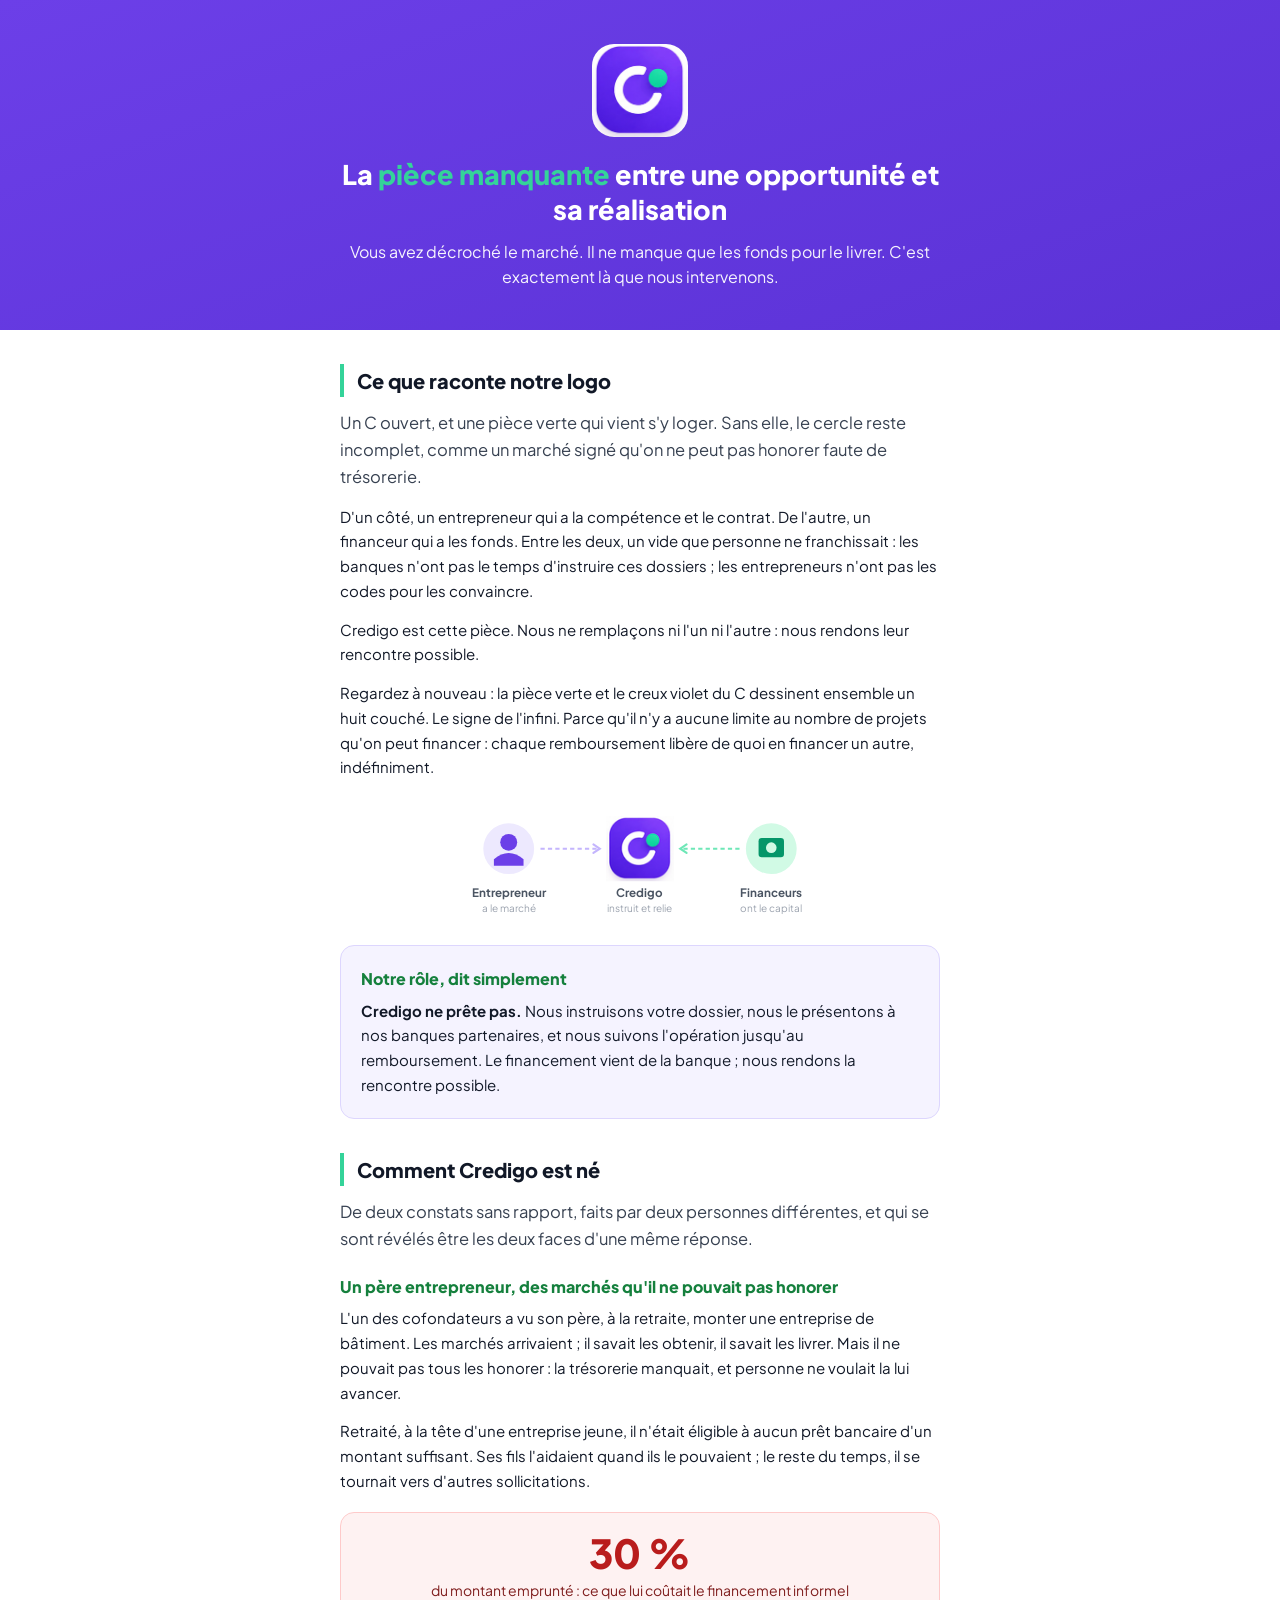
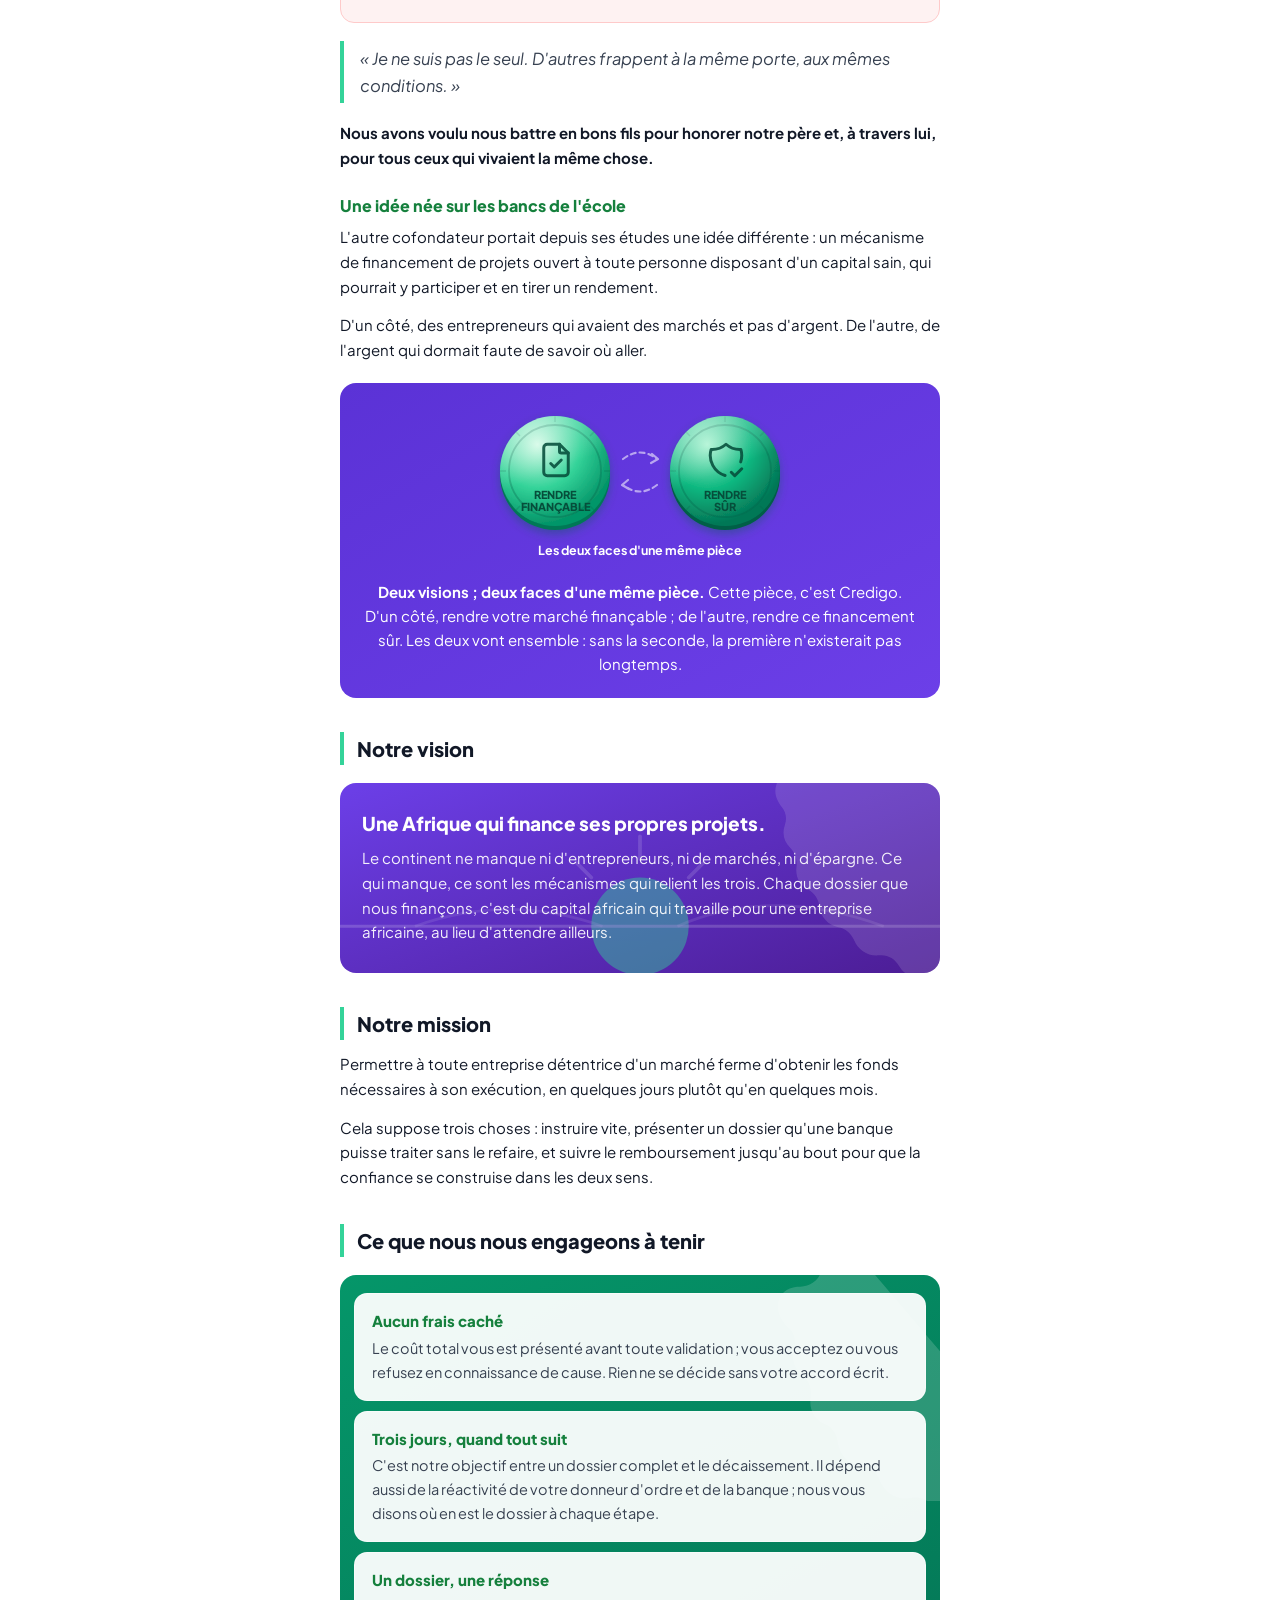
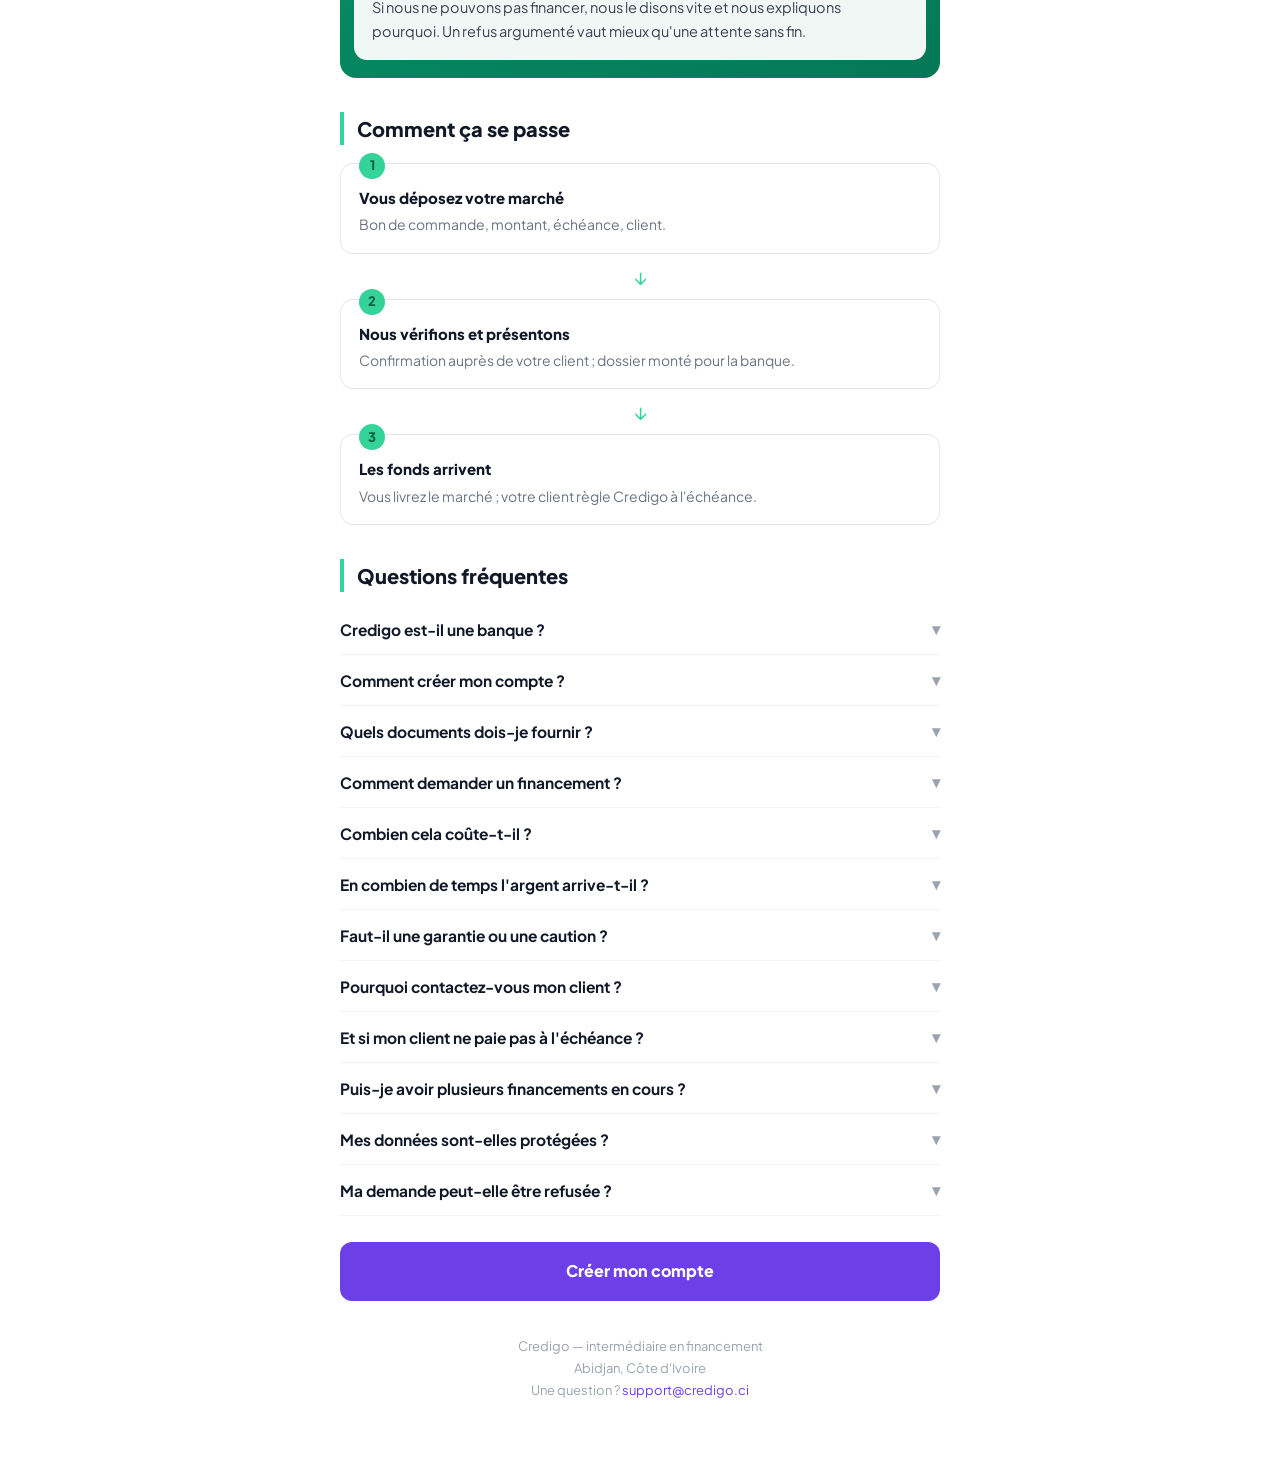
<file: apropos.html>
<!DOCTYPE html>
<html lang="fr">
<head>
<meta charset="utf-8">
<meta name="viewport" content="width=device-width,initial-scale=1">
<title>Credigo — À propos</title>
<link href="https://fonts.googleapis.com/css2?family=Plus+Jakarta+Sans:wght@400;600;700;800&display=swap" rel="stylesheet">
<style>
  *{box-sizing:border-box}
  body{font-family:'Plus Jakarta Sans',Arial,sans-serif;background:#fff;
    color:#111827;margin:0;font-size:15px;line-height:1.65}
  .wrap{max-width:640px;margin:0 auto;padding:0 20px 60px}

  /* ── L'ouverture : la pièce manquante ── */
  .hero{background:linear-gradient(160deg,#6C3FE8 0%,#5B32D6 100%);
    color:#fff;padding:44px 20px 40px;text-align:center;margin-bottom:8px}
  .hero-in{max-width:600px;margin:0 auto}
  .logo-c{width:96px;height:auto;margin:0 auto 20px;display:block;
    border-radius:22px}
  .hero h1{font-size:27px;font-weight:800;margin:0 0 12px;line-height:1.3}
  .verte{color:#34D399}
  .hero p{font-size:16px;opacity:.94;margin:0;line-height:1.6}

  h2{font-size:20px;font-weight:800;margin:34px 0 12px;
    padding-left:13px;border-left:4px solid #34D399}
  h3{font-size:16px;font-weight:800;margin:22px 0 6px;color:#15803D}
  p{margin:0 0 14px}
  .lead{font-size:16.5px;color:#374151}
  .sub{color:#6B7280;font-size:14px}

  .bloc{background:#F9FAFB;border-radius:14px;padding:20px;margin:18px 0}
  .bloc-v{background:#F0FDF4;border:1px solid #BBF7D0}
  .bloc-p{background:#F5F3FF;border:1px solid #DDD6FE}

  /* La vision se lit sur le continent : le fond n'est pas décoratif,
     il est le sujet. */
  .vision{position:relative;background:linear-gradient(160deg,#6C3FE8,#4C1D95);
    border-radius:16px;padding:28px 22px;margin:18px 0;color:#fff;
    overflow:hidden}
  .carte{position:absolute;right:-30px;top:50%;transform:translateY(-50%);
    width:230px;height:auto;color:#fff;opacity:.13}
  .vision-txt{position:relative;z-index:1}
  .vision-t{font-size:19px;font-weight:800;margin-bottom:10px;line-height:1.35}
  .vision p{color:rgba(255,255,255,.93)}

  /* Les deux moitiés, montrées plutôt qu'affirmées. */
  .union{background:linear-gradient(150deg,#5B32D6,#6C3FE8);border-radius:16px;
    padding:22px;margin:20px 0;text-align:center}
  .union-img{width:100%;max-width:350px;height:auto;margin-bottom:6px}

  /* Le triptyque des acteurs. */
  .schema{width:100%;max-width:360px;height:auto;display:block;
    margin:20px auto 6px}

  /* L'horizon : une vision regarde loin. */
  .horizon{position:absolute;left:0;right:0;bottom:-6px;width:100%;
    height:auto;opacity:.5;pointer-events:none}
  .union-txt{color:#fff;font-size:15px;line-height:1.6}

  /* Les trois engagements, en trois blocs verts. */
  /* Le continent passe derrière les trois blocs : ils sont
     translucides, et l'espace qui les sépare le laisse voir. */
  /* Le continent se poursuit ici : même principe que dans la vision,
     un fond soutenu et la carte en clair par-dessus. Sur fond pâle,
     elle disparaissait. */
  .promesses-fond{position:relative;margin:18px 0;padding:18px 14px;
    border-radius:16px;overflow:hidden;
    background:linear-gradient(150deg,#059669,#047857)}
  .carte-sud{position:absolute;right:-24px;top:-26px;width:210px;
    color:#fff;opacity:.16;pointer-events:none}
  .promesses{display:grid;gap:10px;position:relative;z-index:1}
  .promesse{background:rgba(255,255,255,.94);border:1px solid rgba(255,255,255,.5);
    border-radius:13px;padding:15px 17px}
  .promesse-t{font-weight:800;color:#15803D;margin-bottom:3px;font-size:15px}
  .promesse-d{color:#374151;font-size:14.5px}

  /* Le chiffre qui frappe : trente pour cent. */
  .chiffre{background:#FEF2F2;border:1px solid #FECACA;border-radius:14px;
    padding:20px;margin:18px 0;text-align:center}
  .chiffre-n{font-size:40px;font-weight:800;color:#B91C1C;line-height:1}
  .chiffre-d{font-size:14px;color:#7F1D1D;margin-top:6px}

  /* Le parcours : trois étapes qui se suivent, pas une liste. */
  .parcours{margin:18px 0}
  .p-etape{background:#fff;border:1.5px solid #E5E7EB;border-radius:13px;
    padding:16px 18px;position:relative}
  .p-num{position:absolute;top:-11px;left:18px;width:26px;height:26px;
    border-radius:13px;background:#34D399;color:#065F46;font-weight:800;
    font-size:13px;display:flex;align-items:center;justify-content:center}
  .p-t{font-weight:800;margin-top:6px;margin-bottom:3px}
  .p-d{color:#6B7280;font-size:14px}
  .p-fleche{text-align:center;color:#34D399;font-size:20px;padding:6px 0}

  .cite{border-left:4px solid #34D399;padding:4px 0 4px 16px;margin:18px 0;
    font-size:16.5px;font-style:italic;color:#374151}

  .etape{display:flex;gap:14px;margin-bottom:18px;align-items:flex-start}
  .num{width:30px;height:30px;border-radius:15px;background:#34D399;color:#065F46;
    font-weight:800;font-size:14px;display:flex;align-items:center;
    justify-content:center;flex-shrink:0}
  .etape-t{font-weight:800;margin-bottom:2px}
  .etape-d{color:#4B5563;font-size:14.5px}

  .faq-q{width:100%;text-align:left;background:none;border:none;
    border-bottom:1px solid #F3F4F6;padding:15px 0;font-family:inherit;
    font-size:15.5px;font-weight:700;color:#111827;cursor:pointer;
    display:flex;justify-content:space-between;gap:12px;align-items:center}
  .faq-q:hover{color:#6C3FE8}
  .faq-r{padding:0 0 16px;color:#4B5563;font-size:14.5px;display:none}
  .faq-r.on{display:block}
  .chev{color:#9CA3AF;flex-shrink:0;transition:transform .2s}
  .chev.on{transform:rotate(180deg)}

  .cta{display:block;background:#6C3FE8;color:#fff;text-decoration:none;
    text-align:center;padding:16px;border-radius:12px;font-weight:800;
    font-size:16px;margin-top:26px}
  .pied{text-align:center;color:#9CA3AF;font-size:13px;margin-top:34px;
    line-height:1.7}
  .pied a{color:#6C3FE8;text-decoration:none}
</style>
</head>
<body>

<div class="hero">
  <div class="hero-in">
    <img src="[data-uri]" alt="Credigo" class="logo-c">
    <h1>La <span class="verte">pièce manquante</span> entre une opportunité et sa réalisation</h1>
    <p>
      Vous avez décroché le marché. Il ne manque que les fonds pour le
      livrer. C'est exactement là que nous intervenons.
    </p>
  </div>
</div>

<div class="wrap">

  <h2>Ce que raconte notre logo</h2>
  <p class="lead">
    Un C ouvert, et une pièce verte qui vient s'y loger. Sans elle, le
    cercle reste incomplet, comme un marché signé qu'on ne peut pas
    honorer faute de trésorerie.
  </p>
  <p>
    D'un côté, un entrepreneur qui a la compétence et le contrat. De
    l'autre, un financeur qui a les fonds. Entre les deux, un vide que
    personne ne franchissait : les banques n'ont pas le temps
    d'instruire ces dossiers ; les entrepreneurs n'ont pas les codes pour
    les convaincre.
  </p>
  <p>
    Credigo est cette pièce. Nous ne remplaçons ni l'un ni l'autre :
    nous rendons leur rencontre possible.
  </p>
  <p>
    Regardez à nouveau : la pièce verte et le creux violet du C dessinent
    ensemble un huit couché. Le signe de l'infini. Parce qu'il n'y a
    aucune limite au nombre de projets qu'on peut financer : chaque
    remboursement libère de quoi en financer un autre, indéfiniment.
  </p>

  <svg class="schema" viewBox="0 0 340 120" aria-hidden="true">
    <!-- Trois acteurs, et ce qui circule entre eux : le schéma dit en
         un regard ce qu'un paragraphe met dix lignes à poser. -->
    <!-- L'entrepreneur -->
    <circle cx="46" cy="46" r="24" fill="#EDE9FE"/>
    <circle cx="46" cy="40" r="8" fill="#6C3FE8"/>
    <path d="M 32 56 Q 46 44 60 56 L 60 62 L 32 62 Z" fill="#6C3FE8"/>
    <text x="46" y="92" fill="#4B5563" font-size="11" text-anchor="middle"
      font-family="inherit" font-weight="700">Entrepreneur</text>
    <text x="46" y="106" fill="#9CA3AF" font-size="9.5" text-anchor="middle"
      font-family="inherit">a le marché</text>

    <!-- Credigo, au centre : le logo lui-même, non une approximation -->
    <image x="138" y="14" width="64" height="64" href="[data-uri]"/>
    <text x="170" y="92" fill="#4B5563" font-size="11" text-anchor="middle"
      font-family="inherit" font-weight="700">Credigo</text>
    <text x="170" y="106" fill="#9CA3AF" font-size="9.5" text-anchor="middle"
      font-family="inherit">instruit et relie</text>

    <!-- Les financeurs -->
    <circle cx="294" cy="46" r="24" fill="#D1FAE5"/>
    <rect x="282" y="36" width="24" height="18" rx="3" fill="#059669"/>
    <circle cx="294" cy="45" r="5" fill="#D1FAE5"/>
    <text x="294" y="92" fill="#4B5563" font-size="11" text-anchor="middle"
      font-family="inherit" font-weight="700">Financeurs</text>
    <text x="294" y="106" fill="#9CA3AF" font-size="9.5" text-anchor="middle"
      font-family="inherit">ont le capital</text>

    <!-- Ce qui circule -->
    <path d="M 76 46 L 132 46" stroke="#C4B5FD" stroke-width="2"
      stroke-dasharray="4 3"/>
    <path d="M 126 42 L 132 46 L 126 50" fill="none" stroke="#C4B5FD"
      stroke-width="2" stroke-linecap="round"/>
    <path d="M 264 46 L 208 46" stroke="#6EE7B7" stroke-width="2"
      stroke-dasharray="4 3"/>
    <path d="M 214 42 L 208 46 L 214 50" fill="none" stroke="#6EE7B7"
      stroke-width="2" stroke-linecap="round"/>
  </svg>

  <div class="bloc bloc-p">
    <h3 style="margin-top:0">Notre rôle, dit simplement</h3>
    <p style="margin-bottom:0">
      <b>Credigo ne prête pas.</b> Nous instruisons votre dossier, nous
      le présentons à nos banques partenaires, et nous suivons
      l'opération jusqu'au remboursement. Le financement vient de la
      banque ; nous rendons la rencontre possible.
    </p>
  </div>

  <h2>Comment Credigo est né</h2>
  <p class="lead">
    De deux constats sans rapport, faits par deux personnes différentes,
    et qui se sont révélés être les deux faces d'une même réponse.
  </p>

  <h3>Un père entrepreneur, des marchés qu'il ne pouvait pas honorer</h3>
  <p>
    L'un des cofondateurs a vu son père, à la retraite, monter une
    entreprise de bâtiment. Les marchés arrivaient ; il savait les
    obtenir, il savait les livrer. Mais il ne pouvait pas tous les
    honorer : la trésorerie manquait, et personne ne voulait la lui
    avancer.
  </p>
  <p>
    Retraité, à la tête d'une entreprise jeune, il n'était éligible à
    aucun prêt bancaire d'un montant suffisant. Ses fils l'aidaient quand
    ils le pouvaient ; le reste du temps, il se tournait vers d'autres
    sollicitations.
  </p>

  <div class="chiffre">
    <div class="chiffre-n">30 %</div>
    <div class="chiffre-d">
      du montant emprunté : ce que lui coûtait le financement informel
    </div>
  </div>
  <div class="cite">
    « Je ne suis pas le seul. D'autres frappent à la même porte, aux
    mêmes conditions. »
  </div>
  <p>
    <b>Nous avons voulu nous battre en bons fils pour honorer notre
    père et, à travers lui, pour tous ceux qui vivaient la même
    chose.</b>
  </p>

  <h3>Une idée née sur les bancs de l'école</h3>
  <p>
    L'autre cofondateur portait depuis ses études une idée différente :
    un mécanisme de financement de projets ouvert à toute personne
    disposant d'un capital sain, qui pourrait y participer et en tirer
    un rendement.
  </p>
  <p>
    D'un côté, des entrepreneurs qui avaient des marchés et pas d'argent.
    De l'autre, de l'argent qui dormait faute de savoir où aller.
  </p>

  <div class="union">
    <svg class="union-img" viewBox="0 0 350 162" aria-hidden="true">
      <defs>
        <radialGradient id="pfa" cx="34%" cy="26%" r="72%">
          <stop offset="0%" stop-color="#D1FAE5"/>
          <stop offset="55%" stop-color="#34D399"/>
          <stop offset="100%" stop-color="#059669"/>
        </radialGradient>
        <radialGradient id="pfb" cx="34%" cy="26%" r="72%">
          <stop offset="0%" stop-color="#A7F3D0"/>
          <stop offset="55%" stop-color="#10B981"/>
          <stop offset="100%" stop-color="#047857"/>
        </radialGradient>
        <linearGradient id="lustre" x1="0" y1="0" x2="0.4" y2="1">
          <stop offset="0%" stop-color="#fff" stop-opacity=".45"/>
          <stop offset="60%" stop-color="#fff" stop-opacity="0"/>
        </linearGradient>
        <filter id="ombre" x="-30%" y="-30%" width="160%" height="170%">
          <feDropShadow dx="0" dy="4" stdDeviation="5"
            flood-color="#065F46" flood-opacity=".38"/>
        </filter>
      </defs>

      <!-- ═══ PILE : les entrepreneurs ═══ -->
      <g filter="url(#ombre)">
        <!-- La tranche, visible sous la face : la pièce a une épaisseur -->
        <ellipse cx="90" cy="70" rx="55" ry="55" fill="#047857"/>
        <circle cx="90" cy="66" r="55" fill="url(#pfa)"/>
      </g>
      <!-- Les crans de la tranche -->
      <g stroke="#065F46" stroke-width="1.6" opacity=".22">
        <line x1="90" y1="11" x2="90" y2="17"/>
        <line x1="129" y1="27" x2="125" y2="31"/>
        <line x1="145" y1="66" x2="139" y2="66"/>
        <line x1="129" y1="105" x2="125" y2="101"/>
        <line x1="51" y1="27" x2="55" y2="31"/>
        <line x1="35" y1="66" x2="41" y2="66"/>
        <line x1="51" y1="105" x2="55" y2="101"/>
      </g>
      <circle cx="90" cy="66" r="46" fill="none" stroke="#065F46"
        stroke-width="1.8" opacity=".3"/>
      <circle cx="90" cy="66" r="55" fill="url(#lustre)"/>

      <!-- « file-check » : un dossier monté, vérifié, présentable à
           une banque. C'est ce que nous apportons à l'entrepreneur. -->
      <g transform="translate(70, 34) scale(1.75)" fill="none" stroke="#064E3B"
        stroke-width="1.7" stroke-linecap="round" stroke-linejoin="round"
        opacity=".88">
        <path d="M14 3v4a1 1 0 0 0 1 1h4"/>
        <path d="M17 21h-10a2 2 0 0 1 -2 -2v-14a2 2 0 0 1 2 -2h7l5 5v11a2 2 0 0 1 -2 2z"/>
        <path d="M9 14l2 2l4 -4"/>
      </g>
      <text x="90" y="94" fill="#064E3B" font-size="11" text-anchor="middle"
        font-family="inherit" font-weight="800">RENDRE</text>
      <text x="90" y="106" fill="#064E3B" font-size="11" text-anchor="middle"
        font-family="inherit" font-weight="800">FINANÇABLE</text>

      <!-- ═══ Le retournement ═══ -->
      <g opacity=".55">
        <path d="M 158 54 Q 175 41 192 54" fill="none" stroke="#fff"
          stroke-width="2.2" stroke-linecap="round" stroke-dasharray="5 4"/>
        <path d="M 187 49 L 193 54 L 186 58" fill="none" stroke="#fff"
          stroke-width="2.2" stroke-linecap="round" stroke-linejoin="round"/>
        <path d="M 192 80 Q 175 93 158 80" fill="none" stroke="#fff"
          stroke-width="2.2" stroke-linecap="round" stroke-dasharray="5 4"/>
        <path d="M 163 75 L 157 80 L 164 84" fill="none" stroke="#fff"
          stroke-width="2.2" stroke-linecap="round" stroke-linejoin="round"/>
      </g>

      <!-- ═══ FACE : les financeurs ═══ -->
      <g filter="url(#ombre)">
        <ellipse cx="260" cy="70" rx="55" ry="55" fill="#065F46"/>
        <circle cx="260" cy="66" r="55" fill="url(#pfb)"/>
      </g>
      <g stroke="#065F46" stroke-width="1.6" opacity=".22">
        <line x1="260" y1="11" x2="260" y2="17"/>
        <line x1="299" y1="27" x2="295" y2="31"/>
        <line x1="315" y1="66" x2="309" y2="66"/>
        <line x1="299" y1="105" x2="295" y2="101"/>
        <line x1="221" y1="27" x2="225" y2="31"/>
        <line x1="205" y1="66" x2="211" y2="66"/>
        <line x1="221" y1="105" x2="225" y2="101"/>
      </g>
      <circle cx="260" cy="66" r="46" fill="none" stroke="#065F46"
        stroke-width="1.8" opacity=".3"/>
      <circle cx="260" cy="66" r="55" fill="url(#lustre)"/>

      <!-- « shield-check » : le marché confirmé, l'échéance suivie,
           le remboursement garanti. C'est ce que nous apportons au
           financeur. -->
      <g transform="translate(240, 34) scale(1.75)" fill="none" stroke="#064E3B"
        stroke-width="1.7" stroke-linecap="round" stroke-linejoin="round"
        opacity=".88">
        <path d="M11.46 20.846a12 12 0 0 1 -7.96 -14.846a12 12 0 0 0 8.5 -3a12 12 0 0 0 8.5 3a12 12 0 0 1 -.09 7.06"/>
        <path d="M15 19l2 2l4 -4"/>
      </g>
      <text x="260" y="94" fill="#064E3B" font-size="11" text-anchor="middle"
        font-family="inherit" font-weight="800">RENDRE</text>
      <text x="260" y="106" fill="#064E3B" font-size="11" text-anchor="middle"
        font-family="inherit" font-weight="800">SÛR</text>

      <!-- La légende, une seule fois, sous les deux -->
      <text x="175" y="150" fill="#fff" font-size="12.5" text-anchor="middle"
        font-family="inherit" font-weight="700">Les deux faces d'une même pièce</text>
    </svg>
    <div class="union-txt">
      <b>Deux visions ; deux faces d'une même pièce.</b>
      Cette pièce, c'est Credigo. D'un côté, rendre votre marché
      finançable ; de l'autre, rendre ce financement sûr. Les deux vont
      ensemble : sans la seconde, la première n'existerait pas longtemps.
    </div>
  </div>

  <h2>Notre vision</h2>
  <div class="vision">
    <svg class="horizon" viewBox="0 0 320 90" aria-hidden="true">
      <!-- Un horizon plutôt qu'une loupe : une vision regarde loin, elle
           n'examine pas de près. -->
      <circle cx="160" cy="62" r="26" fill="#34D399" opacity=".9"/>
      <path d="M 0 62 L 320 62" stroke="#fff" stroke-width="1.5" opacity=".35"/>
      <path d="M 40 62 Q 90 44 140 62" fill="none" stroke="#fff"
        stroke-width="1.5" opacity=".2"/>
      <path d="M 180 62 Q 230 40 290 62" fill="none" stroke="#fff"
        stroke-width="1.5" opacity=".2"/>
      <g opacity=".28">
        <line x1="160" y1="14" x2="160" y2="26" stroke="#fff" stroke-width="2"
          stroke-linecap="round"/>
        <line x1="126" y1="28" x2="134" y2="36" stroke="#fff" stroke-width="2"
          stroke-linecap="round"/>
        <line x1="194" y1="28" x2="186" y2="36" stroke="#fff" stroke-width="2"
          stroke-linecap="round"/>
      </g>
    </svg>
    <svg class="carte" viewBox="0 0 220 260" aria-hidden="true">
      <!-- Le continent en fond : ce n'est pas une illustration, c'est le
           sujet même de ce paragraphe. -->
      <path fill="currentColor" d="M104 6c-14 0-25 5-30 14-4 7-12 9-20 9-9
        0-16 4-19 11-3 8 0 16 5 22 4 5 5 11 3 17-3 8-1 16 5 22 5 5 7 12 6
        19-1 9 3 17 11 21 6 3 10 9 11 16 1 10 8 18 18 20 7 1 12 6 15 12 4
        10 13 16 24 15 8-1 15 3 19 10 5 9 15 13 25 10 9-3 15-11 15-21 0-9
        4-17 11-22 8-6 11-16 8-25-2-7 0-14 5-19 7-7 8-18 3-26-4-6-4-13-1-19
        5-9 3-20-5-26-6-4-9-11-8-18 1-10-5-19-14-23-7-3-11-9-12-16-1-10-10-17
        -20-17-8 0-15-4-19-11C124 11 115 6 104 6z"/>
    </svg>
    <div class="vision-txt">
      <div class="vision-t">Une Afrique qui finance ses propres projets.</div>
      <p style="margin-bottom:0">
        Le continent ne manque ni d'entrepreneurs, ni de marchés, ni
        d'épargne. Ce qui manque, ce sont les mécanismes qui relient les
        trois. Chaque dossier que nous finançons, c'est du capital
        africain qui travaille pour une entreprise africaine, au lieu
        d'attendre ailleurs.
      </p>
    </div>
  </div>

  <h2>Notre mission</h2>
  <p>
    Permettre à toute entreprise détentrice d'un marché ferme d'obtenir
    les fonds nécessaires à son exécution, en quelques jours plutôt qu'en
    quelques mois.
  </p>
  <p>
    Cela suppose trois choses : instruire vite, présenter un dossier
    qu'une banque puisse traiter sans le refaire, et suivre le
    remboursement jusqu'au bout pour que la confiance se construise dans
    les deux sens.
  </p>

  <h2>Ce que nous nous engageons à tenir</h2>

  <div class="promesses-fond">
    <svg class="carte-sud" viewBox="0 0 200 240" width="210" height="252"
      aria-hidden="true">
      <!-- Le sud du continent, en suite de la carte de la vision : le
           même fil qui court d'une section à l'autre. -->
      <path fill="currentColor" d="M96 2c-16 2-28 10-33 22-4 9-13 12-22 12
        -10 1-17 7-18 16-1 10 4 18 11 24 5 5 6 12 4 19-3 10 1 20 9 26 6 5 8
        13 7 21-2 11 4 21 14 25 7 3 11 10 12 18 2 12 11 21 23 22 8 1 14 6 17
        14 5 12 17 19 30 16 10-2 18 3 22 12 6 12 20 17 32 12 11-4 18-15 17-27
        -1-11 4-21 13-27 10-7 14-20 10-31"/>
    </svg>

  <div class="promesses">
    <div class="promesse">
      <div class="promesse-t">Aucun frais caché</div>
      <div class="promesse-d">
        Le coût total vous est présenté avant toute validation ; vous
        acceptez ou vous refusez en connaissance de cause. Rien ne se
        décide sans votre accord écrit.
      </div>
    </div>
    <div class="promesse">
      <div class="promesse-t">Trois jours, quand tout suit</div>
      <div class="promesse-d">
        C'est notre objectif entre un dossier complet et le décaissement.
        Il dépend aussi de la réactivité de votre donneur d'ordre et de
        la banque ; nous vous disons où en est le dossier à chaque étape.
      </div>
    </div>
    <div class="promesse">
      <div class="promesse-t">Un dossier, une réponse</div>
      <div class="promesse-d">
        Si nous ne pouvons pas financer, nous le disons vite et nous
        expliquons pourquoi. Un refus argumenté vaut mieux qu'une attente
        sans fin.
      </div>
    </div>
  </div>
  </div>

  <h2>Comment ça se passe</h2>
  <div class="parcours">
    <div class="p-etape">
      <div class="p-num">1</div>
      <div class="p-t">Vous déposez votre marché</div>
      <div class="p-d">Bon de commande, montant, échéance, client.</div>
    </div>
    <div class="p-fleche">↓</div>
    <div class="p-etape">
      <div class="p-num">2</div>
      <div class="p-t">Nous vérifions et présentons</div>
      <div class="p-d">
        Confirmation auprès de votre client ; dossier monté pour la banque.
      </div>
    </div>
    <div class="p-fleche">↓</div>
    <div class="p-etape">
      <div class="p-num">3</div>
      <div class="p-t">Les fonds arrivent</div>
      <div class="p-d">
        Vous livrez le marché ; votre client règle Credigo à l'échéance.
      </div>
    </div>
  </div>

  <h2>Questions fréquentes</h2>

  <div id="faq"></div>

  <a href="/" class="cta">Créer mon compte</a>

  <div class="pied">
    Credigo — intermédiaire en financement<br>
    Abidjan, Côte d'Ivoire<br>
    Une question ? <a href="mailto:support@credigo.ci">support@credigo.ci</a>
  </div>
</div>

<script>
  // Les questions que vous nous posez réellement, dans l'ordre où elles
  // viennent : ce que c'est, comment on commence, ce que ça coûte, ce
  // qui se passe si ça tourne mal.
  var QUESTIONS = [
    {
      q: "Credigo est-il une banque ?",
      r: "Non. Credigo est un intermédiaire. Nous n'avons pas de licence "
       + "bancaire et nous ne prêtons pas nos propres fonds. Nous "
       + "préparons votre dossier, nous le présentons à nos banques "
       + "partenaires, et nous accompagnons l'opération jusqu'au "
       + "remboursement. L'argent vient de la banque."
    },
    {
      q: "Comment créer mon compte ?",
      r: "Depuis l'application, avec votre adresse email ou votre compte "
       + "Google. Vous complétez ensuite votre profil et déposez vos "
       + "pièces d'identification (registre du commerce, pièce "
       + "d'identité du dirigeant, justificatifs de l'entreprise). Cette "
       + "vérification est obligatoire et se fait une seule fois."
    },
    {
      q: "Quels documents dois-je fournir ?",
      r: "Pour votre compte : pièce d'identité, registre du commerce, "
       + "statuts, justificatif de domicile de l'entreprise. Pour chaque "
       + "demande : le bon de commande ou le contrat signé avec votre "
       + "client, et les coordonnées de la personne qui le confirmera."
    },
    {
      q: "Comment demander un financement ?",
      r: "Une fois votre compte validé, vous créez une demande en "
       + "indiquant le marché concerné, son montant, son échéance et "
       + "votre donneur d'ordre. Nous vérifions le marché auprès de lui, "
       + "puis nous présentons le dossier aux banques."
    },
    {
      q: "Combien cela coûte-t-il ?",
      r: "Le coût dépend du montant, de la durée et du profil du dossier. "
       + "Il vous est présenté en totalité avant toute validation : vous "
       + "voyez ce que vous recevez, ce que vous remboursez et à quelle "
       + "date. Vous restez libre d'accepter ou de refuser à ce moment-là."
    },
    {
      q: "En combien de temps l'argent arrive-t-il ?",
      r: "Trois jours au maximum pour un dossier complet. Ce délai dépend "
       + "de trois choses : la qualité de votre dossier, la réactivité de "
       + "votre donneur d'ordre pour confirmer le marché, et celle de la "
       + "banque partenaire. Vous suivez chaque étape depuis l'application."
    },
    {
      q: "Faut-il une garantie ou une caution ?",
      r: "Le marché lui-même sert de base au financement : c'est votre "
       + "client qui remboursera, à l'échéance convenue. Selon le dossier "
       + "et la banque, des conditions particulières peuvent s'ajouter : "
       + "elles vous seront présentées avant toute validation."
    },
    {
      q: "Pourquoi contactez-vous mon client ?",
      r: "Pour confirmer que le marché existe, son montant et sa date de "
       + "règlement. Cette confirmation est ce qui permet à la banque "
       + "d'accepter. Nous ne divulguons pas vos conditions de "
       + "financement à votre client."
    },
    {
      q: "Et si mon client ne paie pas à l'échéance ?",
      r: "Nous le relançons et nous vous tenons informé. Selon le contrat "
       + "signé, des pénalités de retard peuvent s'appliquer. Nous "
       + "cherchons d'abord une solution : un report négocié vaut mieux "
       + "qu'un défaut."
    },
    {
      q: "Puis-je avoir plusieurs financements en cours ?",
      r: "Oui, dans la limite de la capacité accordée à votre donneur "
       + "d'ordre. Cette capacité augmente à mesure qu'il rembourse "
       + "ponctuellement : la confiance se construit sur les faits."
    },
    {
      q: "Mes données sont-elles protégées ?",
      r: "Vos documents sont chiffrés et accessibles aux seules personnes "
       + "qui instruisent votre dossier. Chaque consultation est tracée. "
       + "Nous ne vendons ni ne partageons vos données commerciales."
    },
    {
      q: "Ma demande peut-elle être refusée ?",
      r: "Oui. Un marché mal documenté, un client qui ne confirme pas, ou "
       + "un profil de paiement défavorable peuvent conduire à un refus. "
       + "Dans ce cas nous vous expliquons pourquoi, et ce qui pourrait "
       + "changer la réponse."
    }
  ];

  var el = document.getElementById('faq');
  QUESTIONS.forEach(function (item, i) {
    var b = document.createElement('button');
    b.className = 'faq-q';
    b.innerHTML = '<span>' + item.q + '</span><span class="chev" id="c' + i + '">▾</span>';
    b.onclick = function () {
      var r = document.getElementById('r' + i);
      var c = document.getElementById('c' + i);
      var ouvert = r.className.indexOf('on') >= 0;
      r.className = ouvert ? 'faq-r' : 'faq-r on';
      c.className = ouvert ? 'chev' : 'chev on';
    };
    var d = document.createElement('div');
    d.className = 'faq-r';
    d.id = 'r' + i;
    d.textContent = item.r;
    el.appendChild(b);
    el.appendChild(d);
  });
</script>

<script>
  window.CREDIGO_SUPABASE_URL = "__CREDIGO_SUPABASE_URL__";
  window.CREDIGO_SUPABASE_ANON_KEY = "__CREDIGO_SUPABASE_ANON_KEY__";
</script>
<script src="/credigo-erreurs.js"></script>
<script>
  if (window.CredigoErreurs) CredigoErreurs.init({ surface: 'app_entrepreneur' });
</script>
</body>
</html>
</file>
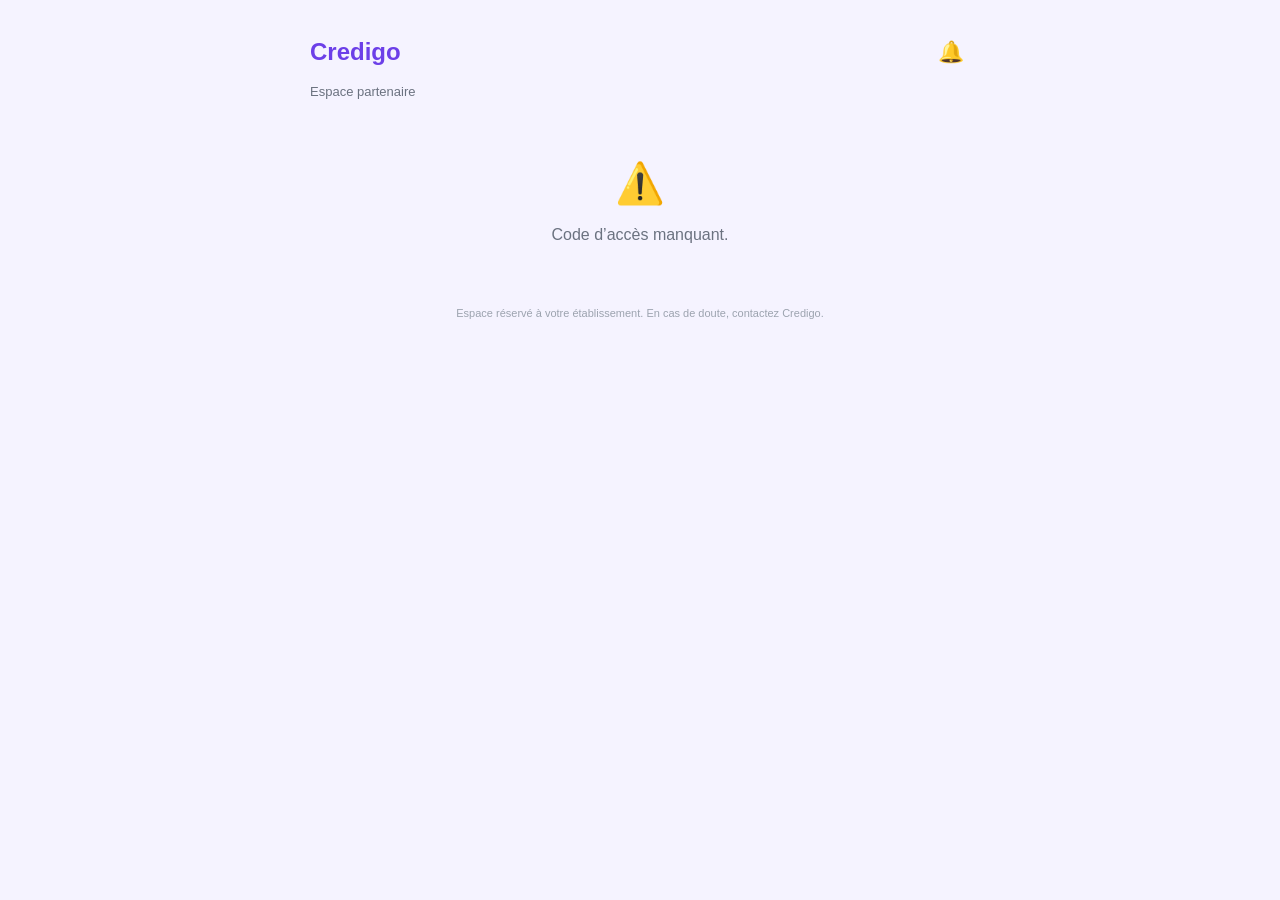
<file: banque-portail.html>
<!DOCTYPE html>
<html lang="fr">
<head>
<meta charset="utf-8">
<meta name="viewport" content="width=device-width, initial-scale=1">
<title>Credigo — Espace partenaire</title>
<style>
  * { box-sizing: border-box; margin: 0; padding: 0; }
  body { font-family: -apple-system, BlinkMacSystemFont, 'Segoe UI', Roboto, sans-serif; background: #F5F3FF; color: #1F2937; line-height: 1.5; padding: 16px; }
  .wrap { max-width: 660px; margin: 16px auto; }
  .head { display: flex; align-items: center; justify-content: space-between; margin-bottom: 10px; }
  .logo { font-size: 24px; font-weight: 800; color: #6C3FE8; }
  .bell { position: relative; font-size: 21px; cursor: pointer; padding: 4px 6px; user-select: none; }
  .pastille { position: absolute; top: -2px; right: -2px; background: #DC2626; color: #fff;
    font-size: 10px; font-weight: 800; min-width: 17px; height: 17px; border-radius: 9px;
    display: flex; align-items: center; justify-content: center; padding: 0 4px; }
  .sub { color: #6B7280; font-size: 13px; margin-bottom: 12px; }
  .search { width: 100%; padding: 11px 13px; border: 1px solid #E5E7EB; border-radius: 10px; font-size: 13.5px; font-family: inherit; margin-bottom: 10px; }
  .tabs { display: flex; gap: 6px; margin-bottom: 12px; flex-wrap: wrap; }
  .tab { padding: 8px 12px; border-radius: 20px; border: 1.5px solid #E5E7EB; background: #fff; font-size: 12px; font-weight: 700; cursor: pointer; color: #6B7280; }
  .tab.active { background: #6C3FE8; color: #fff; border-color: #6C3FE8; }
  .tip { background: #EEF2FF; border: 1px solid #C7D2FE; border-radius: 10px; padding: 10px 12px; font-size: 12px; color: #3730A3; margin-bottom: 12px; line-height: 1.5; }
  .card { background: #fff; border-radius: 14px; padding: 15px; box-shadow: 0 4px 16px rgba(76,29,149,.07); margin-bottom: 10px; }
  .card.clickable { cursor: pointer; }
  .card.act { border-left: 4px solid #DC2626; }
  .c-top { display: flex; justify-content: space-between; align-items: flex-start; gap: 10px; margin-bottom: 6px; }
  .c-obj { font-size: 15px; font-weight: 800; color: #111827; }
  .c-num { font-family: monospace; font-size: 11.5px; color: #6C3FE8; font-weight: 700; }
  .badge { font-size: 10.5px; font-weight: 800; padding: 3px 9px; border-radius: 20px; white-space: nowrap; }
  .b-review { background: #FEE2E2; color: #B91C1C; }
  .b-disb { background: #FEF3C7; color: #B45309; }
  .b-approved { background: #DCFCE7; color: #15803D; }
  .b-refused { background: #F3F4F6; color: #6B7280; }
  .b-pending { background: #E0E7FF; color: #3730A3; }
  .row { display: flex; justify-content: space-between; font-size: 13px; padding: 3px 0; }
  .row .k { color: #6B7280; } .row .v { font-weight: 700; text-align: right; }
  .btn { width: 100%; padding: 12px; border-radius: 10px; border: none; font-size: 14px; font-weight: 800; cursor: pointer; font-family: inherit; background: #6C3FE8; color: #fff; margin-top: 8px; }
  .btn-2 { background: #15803D; }
  .btn-o { background: #fff; color: #6B7280; border: 1px solid #E5E7EB; }
  .btn-back { background: none; color: #6C3FE8; border: none; font-weight: 700; font-size: 13px; cursor: pointer; padding: 0; margin-bottom: 12px; }
  .hide { display: none; }
  .msg { text-align: center; padding: 40px 10px; color: #6B7280; }
  .ico { font-size: 40px; margin-bottom: 10px; }
  label { font-size: 11.5px; font-weight: 700; color: #4B5563; display: block; margin-top: 8px; }
  input[type=text], input[type=email] { width: 100%; padding: 10px; border: 1px solid #E5E7EB; border-radius: 9px; font-size: 13px; font-family: inherit; margin-top: 4px; }
  input[type=file] { margin-top: 4px; font-size: 12.5px; }
  .grid2 { display: flex; gap: 8px; } .grid2 > div { flex: 1; }
  .ok-note { font-size: 12.5px; color: #15803D; font-weight: 700; margin-top: 6px; }
  .foot { text-align: center; color: #9CA3AF; font-size: 11px; margin-top: 18px; }
</style>
</head>
<body>
<div class="wrap">
  <div class="head">
    <div class="logo">Credigo</div>
    <div class="bell" id="bell" title="Voir les actions attendues">&#128276;<span class="pastille hide" id="pastille">0</span></div>
  </div>
  <div class="sub" id="sub">Espace partenaire</div>

  <div id="loading" class="msg">Chargement&#8230;</div>
  <div id="invalid" class="msg hide"><div class="ico">&#9888;&#65039;</div><div id="invalid-msg">Lien invalide.</div></div>

  <div id="auth" class="hide">
    <div class="card">
      <div style="font-size:16px;font-weight:800;margin-bottom:6px">Accès à votre espace partenaire</div>
      <div style="font-size:13px;color:#6B7280;line-height:1.6;margin-bottom:12px">Pour votre sécurité, confirmez l'adresse email de votre établissement. Nous vous enverrons un code à 6 chiffres.</div>
      <div id="auth-step1">
        <label>Adresse email de l'établissement</label>
        <input type="text" id="auth-email" placeholder="contact@banque.ci" autocomplete="email">
        <button class="btn" id="auth-send">Recevoir mon code</button>
        <button class="btn btn-o" id="auth-have-code" style="color:#6C3FE8;border-color:#DDD6FE">J'ai déjà un code fourni par Credigo</button>
      </div>
      <div id="auth-step2" class="hide">
        <div style="font-size:13px;color:#15803D;font-weight:700;margin-bottom:8px">Saisissez le code reçu.</div>
        <label>Code à 6 chiffres</label>
        <input type="text" id="auth-otp" placeholder="123456" inputmode="numeric" maxlength="6" style="letter-spacing:5px;font-size:18px;font-weight:800;text-align:center">
        <button class="btn" id="auth-verify">Accéder à mon espace</button>
        <button class="btn btn-o" id="auth-resend" style="color:#6C3FE8;border-color:#DDD6FE">Je n'ai rien reçu — renvoyer</button>
        <button class="btn btn-o" id="auth-back">Changer d'adresse</button>
      </div>
      <div id="auth-err" style="font-size:12.5px;color:#B91C1C;font-weight:700;margin-top:8px"></div>
    </div>
  </div>

  <div id="content" class="hide">
        <!-- Ce qui attend une action : visible dès l'arrivée, avec le détail
         de chaque dossier. Sans cela, la banque devait parcourir les
         onglets pour savoir ce qu'on attend d'elle. -->
    <div id="a-faire" class="card hide" style="background:#FFFBEB;border:1px solid #FDE68A">
      <div style="display:flex;justify-content:space-between;align-items:center;gap:10px;margin-bottom:8px">
        <div style="font-size:12px;font-weight:800;color:#B45309;text-transform:uppercase;letter-spacing:.4px">
          &#9888; Actions attendues<span id="a-faire-nb"></span>
        </div>
        <button id="a-faire-lu" style="background:none;border:none;color:#B45309;font-size:11.5px;font-weight:700;cursor:pointer;padding:0;font-family:inherit;width:auto">Tout marquer comme vu</button>
      </div>
      <div id="a-faire-liste"></div>
    </div>

<div class="tip">&#128161; Enregistrez cette page dans vos favoris : vous y retrouvez tous les dossiers Credigo de votre établissement.</div>
    <div id="totaux" class="card hide" style="background:linear-gradient(135deg,#F5F3FF,#EEF2FF)">
      <div style="font-size:12px;font-weight:800;color:#4C1D95;text-transform:uppercase;letter-spacing:.4px;margin-bottom:8px">Vue d'ensemble</div>
      <div style="display:flex;gap:10px;flex-wrap:wrap">
        <div style="flex:1;min-width:110px"><div style="font-size:11px;color:#6B7280" id="t-encours-lbl">Encours</div><div style="font-size:17px;font-weight:800;color:#4C1D95" id="t-encours">&#8212;</div></div>
        <div style="flex:1;min-width:110px"><div style="font-size:11px;color:#6B7280">Total d&#233;caiss&#233;</div><div style="font-size:17px;font-weight:800;color:#111827" id="t-decaisse">&#8212;</div></div>
        <div style="flex:1;min-width:110px"><div style="font-size:11px;color:#6B7280">Sold&#233;</div><div style="font-size:17px;font-weight:800;color:#15803D" id="t-solde">&#8212;</div></div>
      </div>
      <div style="font-size:11.5px;color:#6B7280;margin-top:8px" id="t-counts"></div>
    </div>
    <input type="text" class="search" id="search" placeholder="Rechercher un dossier, une entreprise&#8230;">
    <div class="tabs">
      <button class="tab active" data-tab="action">À traiter<span id="cnt-action"></span></button>
      <button class="tab" data-tab="all">Tous<span id="cnt-all"></span></button>
      <button class="tab" data-tab="approved">Accordés<span id="cnt-approved"></span></button>
      <button class="tab" data-tab="support">Support<span id="cnt-support"></span></button>
      <button class="tab hide" id="tab-facturation" data-tab="facturation">Facturation<span id="cnt-facturation"></span></button>
    </div>
    <div id="list"></div>
    <div id="support-box" class="hide"></div>
    <div id="facturation-box" class="hide"></div>

    <!-- Discret : seul le service comptable a besoin d'y accéder, et il
         sait qu'il doit s'identifier. -->
    <div id="lien-facturation" style="text-align:center;margin-top:18px">
      <button onclick="ouvrirFacturation()"
        style="background:none;border:none;color:#6C3FE8;font-size:12.5px;cursor:pointer;font-family:inherit;text-decoration:underline">
        Accès facturation (service comptable)
      </button>
    </div>
    <div id="empty" class="msg hide">Rien à afficher ici.</div>
  </div>

  <div id="detail" class="hide">
    <button class="btn-back" id="back">&#8592; Retour aux dossiers</button>
    <div id="detail-body"></div>
  </div>

  <div class="foot">Espace réservé à votre établissement. En cas de doute, contactez Credigo.</div>
</div>

<script src="/supabase.min.js"></script>
<script src="/support-portail.js"></script>
<script>
  window.CREDIGO_SUPABASE_URL = '__CREDIGO_SUPABASE_URL__';
  window.CREDIGO_SUPABASE_ANON_KEY = '__CREDIGO_SUPABASE_ANON_KEY__';
</script>
<script>
(function () {
  var url = window.CREDIGO_SUPABASE_URL || '';
  var key = window.CREDIGO_SUPABASE_ANON_KEY || '';
  var sb = null;
  var code = (location.pathname.split('/banque-portail/')[1] || '').split('?')[0].split('#')[0].trim();
  var BACKOFFICE_URL = 'https://credigo-backoffice.netlify.app';
  // ── Suivi de ce qui a été vu ──
  // Une action ouverte sort du décompte : sans cela, le compteur affiche
  // indéfiniment le même nombre et perd tout sens.
  var CLE_VU = 'credigo_bq_vu_' + (code || 'x');

  function vus() {
    try { return JSON.parse(localStorage.getItem(CLE_VU) || '{}'); }
    catch (e) { return {}; }
  }
  function marquerVu(id) {
    try {
      var v = vus(); v[id] = Date.now();
      localStorage.setItem(CLE_VU, JSON.stringify(v));
    } catch (e) { /* navigation privée : le décompte reste, sans bloquer */ }
  }
  function estVu(it) {
    var v = vus()[it.request_id];
    if (!v) return false;
    // Une nouvelle action sur le même dossier le rend à nouveau non vu.
    var maj = it.disb_sent_at || it.answered_at || it.expire_le;
    return !maj || new Date(maj).getTime() <= v;
  }

  function aFaire() {
    return allItems.filter(function (it) { return it.action_required; });
  }
  function nonVus() {
    return aFaire().filter(function (it) { return !estVu(it); });
  }

  // Ce qu'on attend exactement de la banque, dossier par dossier.
  function libelleAction(it) {
    if (it.remb_pending) return 'Confirmer la r\u00e9ception du r\u00e8glement';
    if (it.disb_pending) return 'Confirmer le versement des fonds';
    if (!it.answered_at && !it.expiree) return 'R\u00e9pondre \u00e0 la demande de financement';
    return 'Action requise';
  }
  function lienAction(it) {
    if (it.remb_pending && it.remb_token) return '/r/' + it.remb_token;
    if (it.disb_pending && it.disb_token) return '/d/' + it.disb_token;
    if (!it.answered_at && it.send_token) return '/b/' + it.send_token;
    return null;
  }

  function renderAFaire() {
    var box = document.getElementById('a-faire');
    var liste = document.getElementById('a-faire-liste');
    if (!box || !liste) return;

    var items = aFaire();

    // La cloche reste visible en permanence une fois l'espace ouvert :
    // elle indique où regarder, même quand il n'y a rien à traiter.
    var bell = document.getElementById('bell');
    var past = document.getElementById('pastille');
    var nbNonVus = nonVus().length;
    if (bell) {
      bell.title = items.length
        ? items.length + ' action' + (items.length > 1 ? 's' : '') + ' attendue' + (items.length > 1 ? 's' : '')
        : 'Aucune action en attente';
    }
    if (past) {
      past.textContent = nbNonVus;
      past.classList.toggle('hide', nbNonVus === 0);
    }

    if (!items.length) {
      // Rien à traiter : le bandeau reste masqué, mais la cloche répond
      // quand même au clic pour le confirmer.
      box.classList.add('hide');
      liste.innerHTML = '';
      return;
    }
    // Le bandeau s'ouvre de lui-même s'il reste des actions non vues.
    box.classList.toggle('hide', nbNonVus === 0 && !box.dataset.ouvert);

    var nb = nonVus().length;
    var lbl = document.getElementById('a-faire-nb');
    if (lbl) lbl.textContent = nb ? ' (' + nb + ')' : '';

    liste.innerHTML = items.map(function (it) {
      var vu = estVu(it);
      var lien = lienAction(it);
      return '<div style="background:#fff;border:1px solid ' + (vu ? '#F3F4F6' : '#FDE68A')
        + ';border-radius:9px;padding:10px 12px;margin-bottom:6px;display:flex;gap:9px;align-items:flex-start">'
        + '<div style="width:8px;height:8px;border-radius:50%;flex-shrink:0;margin-top:5px;background:'
        +   (vu ? 'transparent' : '#DC2626') + '"></div>'
        + '<div style="flex:1;min-width:0">'
        +   '<div style="font-size:12.5px;font-weight:' + (vu ? '600' : '800') + ';color:#111827">'
        +     esc(it.market_object || 'Dossier') + '</div>'
        +   '<div style="font-size:11.5px;color:#B45309;margin-top:2px">' + libelleAction(it) + '</div>'
        +   (it.contract_number
              ? '<div style="font-size:11px;color:#9CA3AF;font-family:monospace">' + esc(it.contract_number) + '</div>'
              : '')
        + '</div>'
        + (lien
            ? '<a href="' + lien + '" class="acte-lien" data-id="' + esc(it.request_id) + '" '
              + 'style="align-self:center;background:#B45309;color:#fff;text-decoration:none;font-weight:800;'
              + 'font-size:11.5px;padding:7px 12px;border-radius:8px;white-space:nowrap">Traiter</a>'
            : '')
        + '</div>';
    }).join('');

    // Ouvrir une action la marque comme vue.
    Array.prototype.forEach.call(liste.querySelectorAll('.acte-lien'), function (a) {
      a.addEventListener('click', function () { marquerVu(a.dataset.id); });
    });
  }

  var cloche = document.getElementById('bell');
  if (cloche) cloche.addEventListener('click', function () {
    var box = document.getElementById('a-faire');
    if (!box) return;
    if (!aFaire().length) {
      alert('Aucune action en attente pour le moment.');
      return;
    }
    var ferme = box.classList.contains('hide');
    box.classList.toggle('hide', !ferme);
    // On mémorise l'ouverture manuelle : sinon un rafraîchissement
    // refermerait le bandeau que la banque vient d'ouvrir.
    box.dataset.ouvert = ferme ? '1' : '';
  });

  var toutVu = document.getElementById('a-faire-lu');
  if (toutVu) toutVu.addEventListener('click', function () {
    aFaire().forEach(function (it) { marquerVu(it.request_id); });
    renderAFaire();
    majCompteurAction();
  });

  function majCompteurAction() {
    var c = document.getElementById('cnt-action');
    if (c) {
      var n = nonVus().length;
      c.textContent = n ? ' (' + n + ')' : '';
    }
  }

  var allItems = [], currentTab = 'action', searchTerm = '', _pendingToken = null, _lastEmail = '';

  function showView(v) { ['loading','invalid','auth','content','detail'].forEach(function (x) { var el = document.getElementById(x); if (el) el.classList.toggle('hide', x !== v); }); }
  function fail(m) { if (m) document.getElementById('invalid-msg').textContent = m; showView('invalid'); }
  function fmt(n) { return new Intl.NumberFormat('fr-FR').format(Math.round(n || 0)) + ' FCFA'; }
  function dateFr(d) { if (!d) return '\u2014'; try { return new Date(d).toLocaleDateString('fr-FR', { day:'2-digit', month:'long', year:'numeric' }); } catch (e) { return d; } }
  function esc(s) { return String(s == null ? '' : s).replace(/[<>&"]/g, function (c) { return ({'<':'&lt;','>':'&gt;','&':'&amp;','"':'&quot;'})[c]; }); }
  function authErr(m) { document.getElementById('auth-err').textContent = m || ''; }
  function sessKey() { return 'credigo_bank_' + code; }
  function getSession() { try { return localStorage.getItem(sessKey()); } catch (e) { return null; } }
  function setSession(t) { try { localStorage.setItem(sessKey(), t); } catch (e) {} }
  function clearSession() { try { localStorage.removeItem(sessKey()); } catch (e) {} }

  if (!code) { fail('Code d\u2019acc\u00e8s manquant.'); return; }
  if (!url || !key || url.indexOf('__') === 0 || !window.supabase) { fail('Service momentan\u00e9ment indisponible.'); return; }
  sb = window.supabase.createClient(url, key, { auth: { persistSession:false, autoRefreshToken:false, detectSessionInUrl:false } });

  var STATE_BADGE = {
    to_review: '<span class="badge b-review">\u00c0 traiter</span>',
    to_disburse: '<span class="badge b-disb">\u00c0 d\u00e9caisser</span>',
    approved: '<span class="badge b-approved">Accord\u00e9</span>',
    refused: '<span class="badge b-refused">Refus\u00e9</span>',
    pending: '<span class="badge b-pending">En cours</span>',
  };

  function load() {
    var st = getSession();
    if (!st) { showView('auth'); return; }
    sb.rpc('get_bank_portal', { p_code: code, p_session_token: st }).then(function (res) {
      var d = res.data || {};
      if (d.error === 'auth_required') { clearSession(); showView('auth'); return; }
      if (res.error || d.error) return fail('Lien invalide.');
      document.getElementById('sub').textContent = d.bank_name ? ('Espace de ' + d.bank_name) : 'Espace partenaire';
      allItems = d.items || [];
      majCompteurAction();
      renderAFaire();
      document.getElementById('cnt-all').textContent = ' ' + allItems.length;
      document.getElementById('cnt-approved').textContent = ' ' + allItems.filter(function (i) { return i.state === 'approved'; }).length;
      renderTotaux(d.totaux);
      renderList();
      // Si le comptable s'est déjà identifié dans cette session, l'onglet
      // réapparaît sans qu'il ait à ressaisir son adresse.
      verifierAccesFacturation();
      if (window.CredigoSupport && window.CredigoSupport.count) {
        window.CredigoSupport.count({ sb: sb, type: 'banque', code: code, getSession: getSession })
          .then(function (n) {
            var el = document.getElementById('cnt-support');
            if (el) el.textContent = n ? ' ' + n : '';
          });
      }
      showView('content');
    }, function () { fail('Service momentan\u00e9ment indisponible.'); });
  }

  function renderTotaux(tx) {
    var box = document.getElementById('totaux');
    if (!box || !tx) return;
    // Tant qu'aucun décaissement n'est confirmé, l'indicateur pertinent est
    // le montant ENGAGÉ (accords donnés) plutôt qu'un encours à zéro.
    var hasDecaisse = (tx.total_decaisse || 0) > 0;
    var lblEncours = document.getElementById('t-encours-lbl');
    if (lblEncours) lblEncours.textContent = hasDecaisse ? 'Encours' : 'Engag\u00e9';
    document.getElementById('t-encours').textContent = fmt(hasDecaisse ? tx.encours : tx.total_engage);
    document.getElementById('t-decaisse').textContent = fmt(tx.total_decaisse);
    document.getElementById('t-solde').textContent = fmt(tx.total_solde);
    var parts = [];
    if (tx.nb_dossiers) parts.push(tx.nb_dossiers + ' dossier' + (tx.nb_dossiers > 1 ? 's' : ''));
    if (tx.nb_a_traiter) parts.push(tx.nb_a_traiter + ' \u00e0 traiter');
    if (tx.nb_a_decaisser) parts.push(tx.nb_a_decaisser + ' \u00e0 d\u00e9caisser');
    if (tx.nb_approuves) parts.push(tx.nb_approuves + ' approuv\u00e9' + (tx.nb_approuves > 1 ? 's' : ''));
    if (tx.nb_en_cours) parts.push(tx.nb_en_cours + ' pr\u00eat' + (tx.nb_en_cours > 1 ? 's' : '') + ' en cours');
    if (tx.nb_soldes) parts.push(tx.nb_soldes + ' sold\u00e9' + (tx.nb_soldes > 1 ? 's' : ''));
    document.getElementById('t-counts').textContent = parts.join(' \u00b7 ');
    box.classList.remove('hide');
  }

  // Badge d'\u00e9tat du pr\u00eat (distinct de l'\u00e9tat du dossier).
  function loanBadge(it) {
    if (it.loan_state === 'settled') return '<span class="badge b-approved">Pr\u00eat sold\u00e9</span>';
    if (it.loan_state === 'ongoing') return '<span class="badge" style="background:#FEF3C7;color:#B45309">Pr\u00eat en cours</span>';
    return '';
  }

  function loanLines(it) {
    var out = '';
    if (it.disbursed_at) out += '<div class="row"><span class="k">D\u00e9caiss\u00e9 le</span><span class="v">' + dateFr(it.disbursed_at) + '</span></div>';
    if (it.disbursed_amount) out += '<div class="row"><span class="k">Montant d\u00e9caiss\u00e9</span><span class="v">' + fmt(it.disbursed_amount) + '</span></div>';
    if (it.date_payment) out += '<div class="row"><span class="k">\u00c9ch\u00e9ance</span><span class="v">' + dateFr(it.date_payment) + '</span></div>';
    if (it.settled_at) out += '<div class="row"><span class="k">Sold\u00e9 le</span><span class="v" style="color:#15803D">' + dateFr(it.settled_at) + '</span></div>';
    return out;
  }

  function filtered() {
    return allItems.filter(function (it) {
      if (currentTab === 'action' && !it.action_required) return false;
      if (currentTab === 'approved' && it.state !== 'approved') return false;
      if (searchTerm) {
        var hay = ((it.contract_number||'') + ' ' + (it.market_object||'') + ' ' + (it.company||'') + ' ' + (it.entrepreneur||'')).toLowerCase();
        if (hay.indexOf(searchTerm) === -1) return false;
      }
      return true;
    });
  }

  var _supportInit = false;
  // L'accès à la facturation tient à une seule adresse : celle à
  // laquelle Credigo envoie les factures. Un agent de crédit n'a pas à
  // voir ce que la banque doit, ni à ordonner des virements.
  var _facEmail = null;
  var _facVerifie = false;

  function verifierAccesFacturation() {
    if (_facVerifie) return;
    if (!code) return;

    // L'adresse est demandée une fois, puis retenue pour la session.
    var email = sessionStorage.getItem('credigo_fac_email');
    if (!email) return;

    sb.rpc('verifier_acces_facturation', { p_code: code, p_email: email, p_session_token: getSession() })
      .then(function (r) {
        var d = (r && r.data) || {};
        if (d.autorise) {
          _facEmail = email;
          _facVerifie = true;
          var t = document.getElementById('tab-facturation');
          if (t) t.classList.remove('hide');
        } else {
          sessionStorage.removeItem('credigo_fac_email');
        }
      });
  }

  window.ouvrirFacturation = function () {
    var email = window.prompt(
      'Acc\u00e8s \u00e0 la facturation\n\n'
      + 'Cet espace est r\u00e9serv\u00e9 au service comptable.\n'
      + 'Indiquez l\u2019adresse \u00e0 laquelle Credigo envoie les factures :');
    if (!email) return;
    sb.rpc('verifier_acces_facturation', {
      p_code: code, p_email: email.trim(), p_session_token: getSession(),
    }).then(function (r) {
      var d = (r && r.data) || {};
      if (!d.autorise) {
        alert(d.message || 'Acc\u00e8s refus\u00e9.');
        return;
      }
      sessionStorage.setItem('credigo_fac_email', email.trim());
      _facEmail = email.trim();
      _facVerifie = true;
      var t = document.getElementById('tab-facturation');
      if (t) t.classList.remove('hide');
      currentTab = 'facturation';
      document.querySelectorAll('.tab').forEach(function (x) {
        x.classList.toggle('active', x.dataset.tab === 'facturation');
      });
      renderList();
    });
  };

  function chargerFactures() {
    var box = document.getElementById('facturation-box');
    if (!box) return;
    if (!code || !_facEmail) {
      box.innerHTML = '<div class="empty">Acc\u00e8s non v\u00e9rifi\u00e9.</div>';
      return;
    }
    box.innerHTML = '<div class="empty">Chargement\u2026</div>';

    sb.rpc('get_factures_banque', {
      p_code: code, p_email: _facEmail, p_session_token: getSession(),
    }).then(function (r) {
      var d = (r && r.data) || {};
      if (!d.autorise) {
        box.innerHTML = '<div class="empty">' + (d.message || 'Acc\u00e8s refus\u00e9.') + '</div>';
        return;
      }
      var f = d.factures || [];
      if (!f.length) {
        box.innerHTML = '<div class="empty">Aucune facture en cours.</div>';
        return;
      }
      box.innerHTML =
        (d.total_du > 0
          ? '<div class="card" style="background:#FFFBEB;border:1px solid #FDE68A;margin-bottom:10px">'
            + '<b>' + fmt(d.total_du) + '</b> \u00e0 r\u00e9gler'
            + (d.nb_en_retard > 0 ? ' \u00b7 ' + d.nb_en_retard + ' facture(s) en retard' : '')
            + '</div>'
          : '')
        + f.map(function (x) {
            return '<div class="card" style="margin-bottom:8px">'
              + '<div style="display:flex;justify-content:space-between;gap:10px;flex-wrap:wrap">'
              +   '<div><b>' + (x.numero || '') + '</b>'
              +     '<div style="font-size:12px;color:#6B7280">'
              +       (x.objet || '') + ' \u00b7 \u00e9mise le ' + (x.date_emission || '')
              +       (x.echeance ? ' \u00b7 \u00e9ch\u00e9ance ' + x.echeance : '')
              +     '</div></div>'
              +   '<div style="text-align:right">'
              +     '<div style="font-weight:800;color:' + (x.en_retard ? '#B91C1C' : '#111827') + '">'
              +       fmt(x.reste) + '</div>'
              +     '<div style="font-size:11px;color:#6B7280">reste \u00e0 r\u00e9gler</div>'
              +   '</div>'
              + '</div>'
              + (x.token
                  ? '<a href="/facture/' + x.token + '" class="btn" '
                    + 'style="display:block;text-align:center;margin-top:9px;text-decoration:none">'
                    + 'Voir et d\u00e9clarer un virement</a>'
                  : '')
              + '</div>';
          }).join('');
    });
  }

  function renderList() {
    var list = document.getElementById('list'), empty = document.getElementById('empty');
    var supBox = document.getElementById('support-box');
    var searchEl = document.getElementById('search');
    var totBox = document.getElementById('totaux');

    if (currentTab === 'facturation') {
      list.classList.add('hide'); empty.classList.add('hide');
      if (searchEl) searchEl.classList.add('hide');
      if (totBox) totBox.classList.add('hide');
      if (supBox) supBox.classList.add('hide');
      var facBox = document.getElementById('facturation-box');
      if (facBox) facBox.classList.remove('hide');
      chargerFactures();
      return;
    }

    var facBox0 = document.getElementById('facturation-box');
    if (facBox0) facBox0.classList.add('hide');

    if (currentTab === 'support') {
      list.classList.add('hide'); empty.classList.add('hide');
      if (searchEl) searchEl.classList.add('hide');
      if (totBox) totBox.classList.add('hide');
      if (supBox) supBox.classList.remove('hide');
      if (!_supportInit && window.CredigoSupport) {
        _supportInit = true;
        window.CredigoSupport.init({
          sb: sb, type: 'banque', code: code, getSession: getSession,
          containerId: 'support-box',
          onBadge: function (n) {
            var el = document.getElementById('cnt-support');
            if (el) el.textContent = n ? ' ' + n : '';
          },
        });
      }
      return;
    }
    list.classList.remove('hide');
    if (searchEl) searchEl.classList.remove('hide');
    if (totBox) totBox.classList.remove('hide');
    if (supBox) supBox.classList.add('hide');

    var items = filtered();
    list.innerHTML = '';
    if (!items.length) { empty.classList.remove('hide'); empty.textContent = searchTerm ? 'Aucun r\u00e9sultat.' : 'Aucun dossier ici.'; return; }
    empty.classList.add('hide');
    var frag = document.createDocumentFragment();
    items.forEach(function (it) {
      var card = document.createElement('div');
      card.className = 'card clickable' + (it.action_required ? ' act' : '');
      card.innerHTML = '<div class="c-top"><div><div class="c-obj">' + esc(it.market_object || 'Dossier') + '</div>'
        + '<div class="c-num">' + esc(it.contract_number || '') + '</div></div>' + (STATE_BADGE[it.state] || '') + '</div>'
        + '<div class="row"><span class="k">Entreprise</span><span class="v">' + esc(it.company || it.entrepreneur || '\u2014') + '</span></div>'
        + '<div class="row"><span class="k">Montant</span><span class="v">' + fmt(it.market_amount) + '</span></div>'
        + (it.disb_pending && it.disb_token
            ? '<a href="/d/' + esc(it.disb_token) + '" class="disb-link" style="display:block;text-align:center;text-decoration:none;background:#166534;color:#fff;font-weight:800;font-size:13px;padding:10px;border-radius:9px;margin-top:8px">Confirmer le d\u00e9caissement</a>'
            : '')
        + (loanBadge(it) ? '<div style="margin-top:6px">' + loanBadge(it) + '</div>' : '')
        + (it.rib_sent ? '<div class="ok-note">\u2713 RIB transmis \u00e0 l\u2019entrepreneur</div>' : '')
        + '<div style="font-size:11.5px;color:#6C3FE8;font-weight:700;margin-top:6px">Voir le dossier \u2192</div>';
      card.addEventListener('click', function (e) {
        if (e.target.closest && e.target.closest('.disb-link')) return;
        openDetail(it);
      });
      frag.appendChild(card);
    });
    list.appendChild(frag);
  }

  document.getElementById('search').addEventListener('input', function (e) { searchTerm = (e.target.value||'').toLowerCase().trim(); renderList(); });
  document.querySelectorAll('.tab').forEach(function (t) {
    t.addEventListener('click', function () { currentTab = t.dataset.tab; document.querySelectorAll('.tab').forEach(function (x) { x.classList.toggle('active', x === t); }); renderList(); });
  });
  document.getElementById('back').addEventListener('click', function () { showView('content'); });

  function openDetail(it) {
    var body = document.getElementById('detail-body');
    var html = '<div class="card"><div class="c-top"><div><div class="c-obj">' + esc(it.market_object || 'Dossier') + '</div>'
      + '<div class="c-num">' + esc(it.contract_number || '') + '</div></div>' + (STATE_BADGE[it.state] || '') + '</div>'
      + '<div class="row"><span class="k">Entreprise</span><span class="v">' + esc(it.company || '\u2014') + '</span></div>'
      + '<div class="row"><span class="k">Dirigeant</span><span class="v">' + esc(it.entrepreneur || '\u2014') + '</span></div>'
      + '<div class="row"><span class="k">Donneur d\u2019ordre</span><span class="v">' + esc(it.donneur_ordre_name || '\u2014') + '</span></div>'
      + '<div class="row"><span class="k">Montant</span><span class="v">' + fmt(it.market_amount) + '</span></div>'
      + (it.answered_at ? '<div class="row"><span class="k">R\u00e9pondu le</span><span class="v">' + dateFr(it.answered_at) + '</span></div>' : '')
      + loanLines(it)
      + (loanBadge(it) ? '<div style="margin-top:8px">' + loanBadge(it) + '</div>' : '')
      + '</div>';

    if (it.disb_pending && it.disb_token) {
      html += '<div class="card" style="border-left:4px solid #166534"><div style="font-weight:800;font-size:14px;margin-bottom:6px">D\u00e9caissement demand\u00e9</div>'
        + '<div style="font-size:12.5px;color:#6B7280;line-height:1.6;margin-bottom:8px">Credigo vous a instruit de d\u00e9caisser ce dossier'
        + (it.estimated_payout ? ' (' + fmt(it.estimated_payout) + ')' : '')
        + '. Une fois les fonds vers\u00e9s, confirmez-le ici.</div>'
        + '<a class="btn" style="display:block;text-align:center;text-decoration:none;background:#166534" href="/d/' + esc(it.disb_token) + '">Confirmer le d\u00e9caissement</a></div>';
    }
    if (it.action_required && it.send_token && !it.answered_at) {
      html += '<div class="card"><div style="font-weight:800;font-size:14px;margin-bottom:6px">Dossier \u00e0 traiter</div>'
        + '<div style="font-size:12.5px;color:#6B7280;line-height:1.6;margin-bottom:8px">Consultez le dossier complet et donnez votre d\u00e9cision.</div>'
        + '<a class="btn" style="display:block;text-align:center;text-decoration:none" href="/b/' + esc(it.send_token) + '">Ouvrir le dossier</a></div>';
    }

    // Transmission du RIB
    html += '<div class="card"><div style="font-weight:800;font-size:14px;margin-bottom:4px">Coordonn\u00e9es bancaires de l\u2019entrepreneur</div>'
      + '<div style="font-size:12.5px;color:#6B7280;line-height:1.6;margin-bottom:6px">Transmettez le RIB : les informations et le document seront envoy\u00e9s sur le compte Credigo de l\u2019entrepreneur, et conserv\u00e9s ici.</div>';
    if (it.rib_sent) {
      html += '<div class="ok-note">\u2713 RIB d\u00e9j\u00e0 transmis' + (it.holder_name ? ' \u2014 ' + esc(it.holder_name) : '') + (it.iban ? '<br>IBAN : ' + esc(it.iban) : '') + '</div>'
        + '<button class="btn btn-o" id="rib-again" style="color:#6C3FE8;border-color:#DDD6FE">Mettre \u00e0 jour le RIB</button>';
    }
    html += '<div id="rib-form"' + (it.rib_sent ? ' class="hide"' : '') + '>'
      + '<label>Titulaire du compte</label><input type="text" id="rib-holder" placeholder="Nom du titulaire" value="' + esc(it.holder_name || it.company || '') + '">'
      + '<label>Num\u00e9ro de compte</label><input type="text" id="rib-account" placeholder="Num\u00e9ro de compte" value="' + esc(it.account_number || '') + '">'
      + '<div class="grid2"><div><label>Code banque</label><input type="text" id="rib-bank"></div>'
      + '<div><label>Code guichet</label><input type="text" id="rib-branch"></div></div>'
      + '<div class="grid2"><div><label>Cl\u00e9 RIB</label><input type="text" id="rib-key"></div>'
      + '<div><label>Devise</label><input type="text" id="rib-currency" value="XOF"></div></div>'
      + '<label>IBAN</label><input type="text" id="rib-iban" placeholder="CI93 CI..." value="' + esc(it.iban || '') + '">'
      + '<label>BIC / SWIFT</label><input type="text" id="rib-bic" placeholder="BIC">'
      + '<label>RIB scann\u00e9 (image ou PDF)</label><input type="file" id="rib-file" accept="image/jpeg,image/png,image/webp,application/pdf">'
      + '<button class="btn btn-2" id="rib-submit">Transmettre \u00e0 l\u2019entrepreneur</button></div></div>';

    body.innerHTML = html;
    showView('detail');

    var again = document.getElementById('rib-again');
    if (again) again.addEventListener('click', function () { document.getElementById('rib-form').classList.remove('hide'); again.classList.add('hide'); });
    var submit = document.getElementById('rib-submit');
    if (submit) submit.addEventListener('click', function () { submitRib(it, submit); });
  }

  function submitRib(it, btn) {
    var v = function (id) { return ((document.getElementById(id) || {}).value || '').trim(); };
    var holder = v('rib-holder'), account = v('rib-account');
    if (!holder && !account) { alert('Indiquez au moins le titulaire et le num\u00e9ro de compte.'); return; }
    var f = (document.getElementById('rib-file') || {}).files; f = f && f[0];
    btn.disabled = true; btn.textContent = 'Envoi\u2026';

    function send(b64, name, ctype) {
      fetch(BACKOFFICE_URL + '/.netlify/functions/bank-rib-submit', {
        method: 'POST', headers: { 'Content-Type': 'application/json' },
        body: JSON.stringify({
          code: code, sessionToken: getSession(), appUserId: it.app_user_id,
          holderName: holder, accountNumber: account,
          bankCode: v('rib-bank'), branchCode: v('rib-branch'), ribKey: v('rib-key'),
          iban: v('rib-iban'), bic: v('rib-bic'), currency: v('rib-currency') || 'XOF',
          fileBase64: b64, fileName: name, contentType: ctype,
        }),
      }).then(function (r) { return r.json(); }).then(function (res) {
        if (res && res.ok) { alert('RIB transmis \u00e0 l\u2019entrepreneur.'); load(); }
        else { btn.disabled = false; btn.textContent = 'Transmettre \u00e0 l\u2019entrepreneur'; alert((res && res.error) || 'Envoi impossible.'); }
      }).catch(function () { btn.disabled = false; btn.textContent = 'Transmettre \u00e0 l\u2019entrepreneur'; alert('Connexion impossible.'); });
    }

    if (f) {
      if (f.size > 8 * 1024 * 1024) { alert('Fichier trop volumineux (max 8 Mo).'); btn.disabled = false; btn.textContent = 'Transmettre \u00e0 l\u2019entrepreneur'; return; }
      var reader = new FileReader();
      reader.onload = function () { send(String(reader.result).split(',')[1], f.name, f.type); };
      reader.onerror = function () { btn.disabled = false; btn.textContent = 'Transmettre \u00e0 l\u2019entrepreneur'; alert('Lecture impossible.'); };
      reader.readAsDataURL(f);
    } else { send(null, null, null); }
  }

  // ── Connexion ──
  function sendCode(btn, labelIdle) {
    var email = _lastEmail || ((document.getElementById('auth-email') || {}).value || '');
    if (!email.trim() || email.indexOf('@') === -1) { authErr('Indiquez une adresse email valide.'); return; }
    _lastEmail = email.trim(); authErr(''); btn.disabled = true; btn.textContent = 'Envoi\u2026';
    fetch(BACKOFFICE_URL + '/.netlify/functions/bank-portal-access', {
      method: 'POST', headers: { 'Content-Type': 'application/json' },
      body: JSON.stringify({ code: code, email: _lastEmail }),
    }).then(function (r) { return r.json(); }).then(function (res) {
      btn.disabled = false; btn.textContent = labelIdle;
      if (res && res.ok) {
        _pendingToken = res.session_token || null;
        document.getElementById('auth-step1').classList.add('hide');
        document.getElementById('auth-step2').classList.remove('hide');
        var o = document.getElementById('auth-otp'); if (o) { o.value = ''; o.focus(); }
        if (!_pendingToken) authErr('Si cette adresse correspond \u00e0 celle enregistr\u00e9e, vous recevrez un code. Sinon, contactez Credigo.');
      } else { authErr((res && res.error) || 'Impossible d\u2019envoyer le code.'); }
    }).catch(function () { btn.disabled = false; btn.textContent = labelIdle; authErr('Connexion impossible.'); });
  }

  document.getElementById('auth-send').addEventListener('click', function () { sendCode(this, 'Recevoir mon code'); });
  document.getElementById('auth-resend').addEventListener('click', function () { sendCode(this, 'Je n\u2019ai rien re\u00e7u \u2014 renvoyer'); });
  document.getElementById('auth-have-code').addEventListener('click', function () {
    _pendingToken = null;
    document.getElementById('auth-step1').classList.add('hide');
    document.getElementById('auth-step2').classList.remove('hide');
    var o = document.getElementById('auth-otp'); if (o) { o.value = ''; o.focus(); }
    authErr('');
  });
  document.getElementById('auth-back').addEventListener('click', function () {
    document.getElementById('auth-step2').classList.add('hide');
    document.getElementById('auth-step1').classList.remove('hide');
    _lastEmail = ''; authErr('');
  });
  document.getElementById('auth-verify').addEventListener('click', function () {
    var b = this, otp = ((document.getElementById('auth-otp') || {}).value || '').trim();
    if (otp.length < 6) { authErr('Saisissez le code \u00e0 6 chiffres.'); return; }
    authErr(''); b.disabled = true; b.textContent = 'V\u00e9rification\u2026';
    function done() { b.disabled = false; b.textContent = 'Acc\u00e9der \u00e0 mon espace'; }
    function tryManual() {
      sb.rpc('verify_bank_portal_manual_code', { p_code: code, p_otp: otp }).then(function (r2) {
        done(); var m = r2.data || {};
        if (m.ok && m.session_token) { setSession(m.session_token); showView('loading'); load(); return; }
        if (m.error === 'too_many') authErr('Trop d\u2019essais. Contactez Credigo.');
        else if (m.error === 'expired') authErr('Ce code a expir\u00e9.');
        else authErr('Code incorrect.');
      }, function () { done(); authErr('Connexion impossible.'); });
    }
    if (!_pendingToken) { tryManual(); return; }
    sb.rpc('verify_bank_portal_access', { p_session_token: _pendingToken, p_otp: otp }).then(function (res) {
      var d = res.data || {};
      if (d.ok) { done(); setSession(_pendingToken); showView('loading'); load(); return; }
      tryManual();
    }, function () { done(); authErr('Connexion impossible.'); });
  });

  // Lien de secours ?acces=
  (function () {
    var m = (location.search.match(/[?&]acces=([^&]+)/) || [])[1];
    if (!m) { load(); return; }
    showView('loading');
    sb.rpc('consume_bank_portal_magic', { p_magic: decodeURIComponent(m) }).then(function (res) {
      var d = res.data || {};
      history.replaceState(null, '', location.pathname);
      if (d.ok && d.session_token) { setSession(d.session_token); load(); }
      else { showView('auth'); authErr(d.error === 'used' ? 'Ce lien a d\u00e9j\u00e0 \u00e9t\u00e9 utilis\u00e9.' : d.error === 'expired' ? 'Ce lien a expir\u00e9.' : 'Lien invalide.'); }
    }, function () { showView('auth'); });
  })();
})();
</script>
<script src="/credigo-erreurs.js"></script>
<script>
  // Les erreurs de cette page remontent au back-office : une page
  // cassée ne se signale presque jamais, la personne ferme et s'en va.
  if (window.CredigoErreurs) CredigoErreurs.init({ surface: 'portail_banque' });
</script>
</body>
</html>
</file>
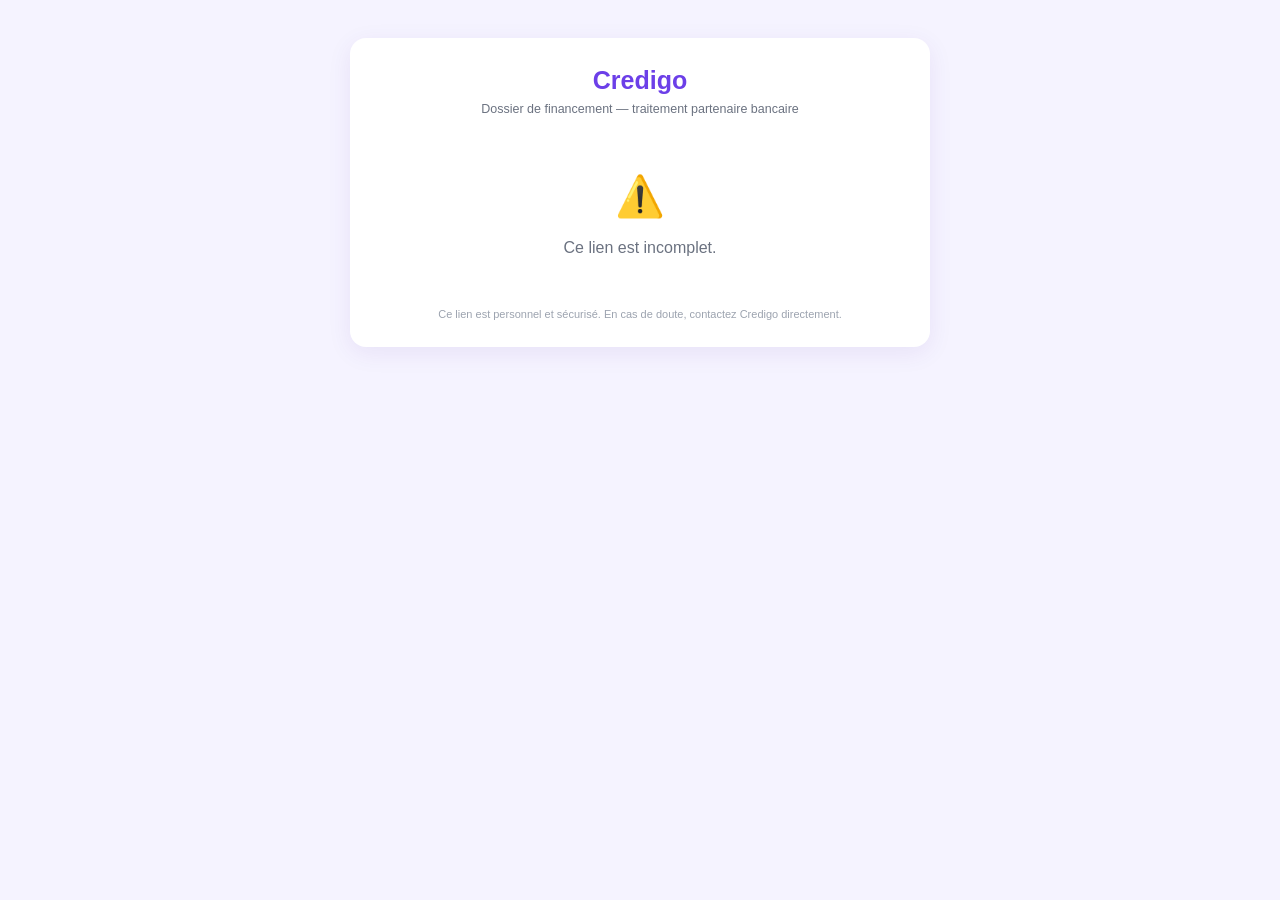
<file: banque.html>
<!DOCTYPE html>
<html lang="fr">
<head>
<meta charset="utf-8">
<meta name="viewport" content="width=device-width, initial-scale=1">
<title>Credigo — Dossier de financement</title>
<style>
  * { box-sizing: border-box; margin: 0; padding: 0; }
  body { font-family: -apple-system, BlinkMacSystemFont, 'Segoe UI', Roboto, sans-serif; background: #F5F3FF; color: #1F2937; line-height: 1.5; padding: 18px; }
  .wrap { max-width: 580px; margin: 20px auto; }
  .card { background: #fff; border-radius: 16px; padding: 24px; box-shadow: 0 6px 24px rgba(76,29,149,.08); }
  .logo { font-size: 25px; font-weight: 800; color: #6C3FE8; text-align: center; }
  .sub { text-align: center; color: #6B7280; font-size: 12.5px; margin-bottom: 18px; }
  h1 { font-size: 18px; margin-bottom: 6px; color: #111827; }
  .lead { font-size: 13.5px; color: #4B5563; margin-bottom: 16px; }
  .box { border: 1px solid #EDE9FE; border-radius: 12px; padding: 14px; margin-bottom: 8px; background: #FBFAFF; }
  .box-title { font-size: 11px; font-weight: 800; color: #6C3FE8; text-transform: uppercase; letter-spacing: .4px; margin-bottom: 8px; }
  .row { display: flex; justify-content: space-between; padding: 6px 0; font-size: 13.5px; gap: 12px; }
  .row .k { color: #6B7280; flex-shrink: 0; }
  .row .v { font-weight: 700; text-align: right; }
  .num { font-family: monospace; color: #6C3FE8; font-weight: 800; }
  .score { display: inline-block; padding: 2px 11px; border-radius: 20px; font-weight: 800; font-size: 12.5px; }
  .btns { display: flex; gap: 10px; margin-top: 18px; }
  .btn { flex: 1; padding: 14px; border-radius: 11px; border: none; font-size: 14px; font-weight: 800; cursor: pointer; font-family: inherit; }
  .btn-ok { background: #15803D; color: #fff; }
  .btn-no { background: #fff; color: #B91C1C; border: 1.5px solid #FECACA; }
  .btn-sec { background: #6C3FE8; color: #fff; width: 100%; margin-top: 14px; }
  .btn-ghost { background: #fff; color: #6B7280; border: 1px solid #E5E7EB; }
  label.fld { display: block; font-size: 12px; font-weight: 700; color: #4B5563; margin: 10px 0 4px; }
  input, textarea, select { width: 100%; padding: 11px; border: 1px solid #E5E7EB; border-radius: 10px; font-family: inherit; font-size: 13.5px; }
  .check { display: flex; align-items: center; gap: 8px; margin: 10px 0; font-size: 13px; }
  .check input { width: auto; }
  .sign-pad { width: 100%; height: 130px; border: 1.5px dashed #C4B5FD; border-radius: 10px; background: #fff; touch-action: none; }
  .hide { display: none; }
  .msg { text-align: center; padding: 30px 10px; color: #6B7280; }
  .ico { font-size: 40px; margin-bottom: 10px; }
  .foot { text-align: center; color: #9CA3AF; font-size: 11px; margin-top: 16px; line-height: 1.5; }
  .legal { font-size: 11px; color: #9CA3AF; margin-top: 10px; }
  .legal a { color: #6C3FE8; cursor: pointer; }
  .doc-link { display: flex; align-items: center; gap: 8px; padding: 9px 11px; border: 1px solid #E5E7EB; border-radius: 9px; margin-bottom: 6px; font-size: 13px; color: #374151; text-decoration: none; }
  .doc-link:hover { background: #F9FAFB; }
  .doc-ico { width: 24px; height: 24px; border-radius: 6px; background: #EEE8FF; color: #6C3FE8; display: flex; align-items: center; justify-content: center; font-size: 12px; font-weight: 800; flex-shrink: 0; }
  .doc-cat { font-size: 10px; font-weight: 800; color: #6B7280; text-transform: uppercase; letter-spacing: .3px; margin: 8px 0 5px; }
</style>
</head>
<body>
<div class="wrap">
  <div class="card">
    <div class="logo">Credigo</div>
    <div class="sub">Dossier de financement — traitement partenaire bancaire</div>

    <div id="loading" class="msg">Chargement du dossier…</div>
    <div id="invalid" class="msg hide"><div class="ico">⚠️</div><div id="invalid-msg">Ce lien est invalide ou a expiré.</div></div>

    <div id="content" class="hide">
      <h1 id="dossier-title">Demande de financement</h1>
      <div class="lead" id="lead">Merci d'étudier ce dossier et de nous communiquer votre décision.</div>

      <div class="box">
        <div class="box-title">Contrat</div>
        <div class="row"><span class="k">N° Credigo</span><span class="v num" id="f-num">—</span></div>
        <div class="row"><span class="k">Type</span><span class="v" id="f-type">—</span></div>
        <div class="row"><span class="k">Objet du marché</span><span class="v" id="f-objet">—</span></div>
        <div class="row"><span class="k">Réf. donneur d'ordre</span><span class="v" id="f-refdo">—</span></div>
      </div>

      <div class="box">
        <div class="box-title">Entrepreneur</div>
        <div class="row"><span class="k">Nom</span><span class="v" id="f-ent">—</span></div>
        <div class="row"><span class="k">Score de fiabilité Credigo</span><span class="v"><span class="score" id="f-score">—</span></span></div>
        <div class="row"><span class="k">Contact</span><span class="v" id="f-contact">—</span></div>
      </div>

      <div class="box">
        <div class="box-title">Donneur d'ordre & montants</div>
        <div class="row"><span class="k">Donneur d'ordre (le payeur)</span><span class="v" id="f-donneur">—</span></div>
        <div class="row"><span class="k">Score de fiabilité du donneur</span><span class="v"><span class="score" id="f-donneur-score">—</span></span></div>
        <div class="row"><span class="k">Montant du marché</span><span class="v" id="f-montant">—</span></div>
        <div class="row"><span class="k">Avance à décaisser</span><span class="v" id="f-avance">—</span></div>
        <div class="row"><span class="k">Échéance de paiement</span><span class="v" id="f-echeance">—</span></div>
      </div>

      <!-- Engagements en cours chez d'autres partenaires Credigo.
           Transparence volontaire : la banque apprécie le risque réel. -->
      <div class="box hide" id="engagements-box" style="background:#FFFBEB;border-color:#FDE68A">
        <div class="box-title" style="color:#B45309">Engagements en cours chez nos partenaires</div>
        <div id="engagements-synthese" style="font-size:12.5px;color:#78350F;line-height:1.7;margin-bottom:8px"></div>
        <div id="engagements-liste"></div>
        <div style="font-size:11px;color:#92400E;margin-top:8px;line-height:1.5">
          Credigo vous communique ces informations pour que vous appr&#233;ciiez l'exposition totale de ce prestataire.
        </div>
      </div>

      <!-- Documents joints -->
      <div class="box" id="docs-box" style="display:none">
        <div class="box-title">Documents</div>
        <div id="docs-contrat"></div>
        <div id="docs-kyc"></div>
      </div>

      <!-- Bandeau création de compte -->
      <div id="account-banner" class="box hide" style="background:#FFF7ED;border-color:#FED7AA">
        <div class="box-title" style="color:#C2410C">Création de compte requise</div>
        <div style="font-size:12.5px;color:#9A3412">Cet entrepreneur n'a pas encore de compte chez vous. La KYC complète est jointe ci-dessus pour l'ouverture. Renseignez le numéro du compte créé dans le formulaire d'accord.</div>
      </div>


      <!-- Choix -->
      <div id="choice">
        <div class="btns">
          <button class="btn btn-ok" onclick="showAccord()">Accepter de financer</button>
          <button class="btn btn-no" onclick="showRefus()">Refuser</button>
        </div>
        <!-- Sortie sans répondre : la banque peut vouloir étudier le
             dossier puis revenir. Le lien reste valable 24 h. -->
        <div style="margin-top:10px">
          <button class="btn btn-ghost" id="btn-quit" style="width:100%;color:#6B7280;border:1px solid #E5E7EB">Fermer et retourner &#224; mon espace</button>
        </div>
      </div>

      <!-- Formulaire ACCORD -->
      <div id="accord-step" class="hide">
        <h1 style="font-size:16px;margin-top:18px">Accord de financement</h1>
        <label class="fld" id="acc-num-label">Numéro de compte de l'entrepreneur</label>
        <input type="text" id="acc-num" placeholder="Compte sur lequel décaisser">
        <div class="check" id="acc-created-wrap">
          <input type="checkbox" id="acc-created">
          <label for="acc-created" style="margin:0;font-weight:600">Ce compte a été créé par nos soins pour cet entrepreneur</label>
        </div>
        <label class="fld">Référence de décaissement (facultatif)</label>
        <input type="text" id="acc-ref" placeholder="Votre référence interne">
        <label class="fld">Conditions éventuelles (facultatif)</label>
        <textarea id="acc-cond" rows="2" placeholder="Conditions particulières"></textarea>

        <label class="fld">Nom du décideur *</label>
        <input type="text" id="signer-name" placeholder="Prénom et nom">
        <label class="fld">Fonction *</label>
        <input type="text" id="signer-role" placeholder="Ex. Responsable crédit">
        <label class="fld">Signature *</label>
        <canvas id="sign-pad" class="sign-pad"></canvas>
        <div style="text-align:right"><a onclick="clearSign()" style="font-size:11px;color:#6C3FE8;cursor:pointer">Effacer</a></div>

        <div class="legal">En validant, vous engagez votre établissement sur cet accord de financement. <a onclick="toggleLegal()" id="legal-toggle">Lire les conditions ▾</a>
          <div id="legal-full" class="hide" style="margin-top:6px">Cet accord vaut engagement de décaisser sous votre agrément, sur le compte indiqué, selon les termes du dossier. Les informations saisies (identité du signataire, signature, horodatage, empreinte technique) sont conservées comme preuve de votre décision.</div>
        </div>
        <button class="btn btn-sec" onclick="send('accord')">Confirmer l'accord</button>
        <button class="btn btn-ghost" style="width:100%;margin-top:8px" onclick="back()">Retour</button>
      </div>

      <!-- Formulaire REFUS -->
      <div id="refus-step" class="hide">
        <h1 style="font-size:16px;margin-top:18px">Refus du dossier</h1>
        <label class="fld">Motif du refus *</label>
        <textarea id="refus-note" rows="3" placeholder="Merci d'indiquer la raison"></textarea>
        <label class="fld">Nom du décideur *</label>
        <input type="text" id="refus-name" placeholder="Prénom et nom">
        <label class="fld">Fonction (facultatif)</label>
        <input type="text" id="refus-role" placeholder="Ex. Analyste crédit">
        <button class="btn btn-no" style="width:100%;margin-top:14px" onclick="send('refus')">Confirmer le refus</button>
        <button class="btn btn-ghost" style="width:100%;margin-top:8px" onclick="back()">Retour</button>
      </div>
    </div>

    <div id="done" class="msg hide">
      <div class="ico" id="done-ico">✓</div>
      <div id="done-msg">Merci, votre réponse a bien été enregistrée.</div>
      <div id="done-actions" style="margin-top:18px"></div>
    </div>

    <div class="foot">Ce lien est personnel et sécurisé. En cas de doute, contactez Credigo directement.</div>
  </div>
</div>

<script src="/supabase.min.js"></script>
<script>
  window.CREDIGO_SUPABASE_URL = '__CREDIGO_SUPABASE_URL__';
  window.CREDIGO_SUPABASE_ANON_KEY = '__CREDIGO_SUPABASE_ANON_KEY__';
</script>
<script>
(function () {
  var url = window.CREDIGO_SUPABASE_URL || '';
  var key = window.CREDIGO_SUPABASE_ANON_KEY || '';
  var sb = null;
  var token = (location.pathname.split('/b/')[1] || '').split('?')[0].split('#')[0].trim();

  function show(id) { ['loading','invalid','content','done'].forEach(function (x) { var el = document.getElementById(x); if (el) el.classList.toggle('hide', x !== id); }); }
  // Retour à l'espace partenaire après réponse : la banque y retrouve
  // ses autres dossiers en attente.
  function fillBankActions() {
    sb.rpc('portal_code_from_dossier', { p_token: token }).then(function (res) {
      var actions = document.getElementById('done-actions');
      if (!actions) return;
      var code = res && res.data;
      var html = '';
      if (code) {
        html += '<a href="/banque-portail/' + code + '" style="display:block;background:#6C3FE8;color:#fff;'
          + 'text-decoration:none;text-align:center;padding:13px;border-radius:10px;font-weight:800;'
          + 'font-size:14px;margin-bottom:8px">Voir tous mes dossiers</a>';
        html += '<button onclick="location.href=\'/banque-portail/' + code + '\'" style="width:100%;'
          + 'background:#fff;color:#6B7280;border:1px solid #E5E7EB;padding:12px;border-radius:10px;'
          + 'font-weight:700;font-size:14px;cursor:pointer;font-family:inherit">Fermer et retourner \u00e0 mon espace</button>';
      } else {
        html += '<button onclick="window.close()" style="width:100%;background:#fff;color:#6B7280;'
          + 'border:1px solid #E5E7EB;padding:12px;border-radius:10px;font-weight:700;font-size:14px;'
          + 'cursor:pointer;font-family:inherit">Fermer</button>';
      }
      actions.innerHTML = html;
    }, function () { });
  }

  // Quitter sans répondre : retour à l'espace partenaire.
  var btnQuit = document.getElementById('btn-quit');
  if (btnQuit) btnQuit.addEventListener('click', function () {
    sb.rpc('portal_code_from_dossier', { p_token: token }).then(function (res) {
      var code = res && res.data;
      if (code) location.href = '/banque-portail/' + code;
      else window.close();
    }, function () { window.close(); });
  });

  function fail(msg) { if (msg) document.getElementById('invalid-msg').textContent = msg; show('invalid'); }
  function fmt(n) { return new Intl.NumberFormat('fr-FR').format(Math.round(n || 0)) + ' FCFA'; }
  function dateFr(d) { if (!d) return '—'; try { return new Date(d).toLocaleDateString('fr-FR', { day: '2-digit', month: 'long', year: 'numeric' }); } catch (e) { return d; } }
  function scoreClass(s) {
    if (s == null) return { label: 'Non noté', bg: '#F3F4F6', c: '#6B7280' };
    if (s >= 80) return { label: s + '/100 · A', bg: '#DCFCE7', c: '#15803D' };
    if (s >= 65) return { label: s + '/100 · B', bg: '#D1FAE5', c: '#0A6E3B' };
    if (s >= 50) return { label: s + '/100 · C', bg: '#FEF3C7', c: '#B45309' };
    if (s >= 35) return { label: s + '/100 · D', bg: '#FFEDD5', c: '#C2410C' };
    return { label: s + '/100 · E', bg: '#FEE2E2', c: '#B91C1C' };
  }

  if (!token) { fail('Ce lien est incomplet.'); return; }
  if (!url || !key || url.indexOf('__') === 0 || !window.supabase) { fail('Service momentanément indisponible.'); return; }
  sb = window.supabase.createClient(url, key, { auth: { persistSession: false, autoRefreshToken: false, detectSessionInUrl: false } });

  var BACKOFFICE_URL = 'https://credigo-backoffice.netlify.app';

  // Récupère l'IP publique du client (preuve anti-litige), non bloquant.
  window.__clientIp = null;
  try {
    var _ipc = new AbortController();
    setTimeout(function () { try { _ipc.abort(); } catch (e) {} }, 3000);
    fetch('https://api.ipify.org?format=json', { signal: _ipc.signal }).then(function (r) { return r.json(); })
      .then(function (d) { window.__clientIp = d && d.ip ? d.ip : null; }, function () {});
  } catch (e) { /* noop */ }

  function renderDocs(docs, accountNeeded) {
    var box = document.getElementById('docs-box');
    var cBox = document.getElementById('docs-contrat');
    var kBox = document.getElementById('docs-kyc');
    var any = false;
    function linkHtml(d, label) {
      return '<a class="doc-link" href="' + d.url + '" target="_blank" rel="noreferrer">'
        + '<span class="doc-ico">PDF</span><span>' + (label || d.name || 'Document') + '</span></a>';
    }
    if (docs && docs.contrat && docs.contrat.length) {
      any = true;
      cBox.innerHTML = '<div class="doc-cat">Pièces du marché</div>' + docs.contrat.map(function (d) { return linkHtml(d, d.name); }).join('');
    }
    if (docs && docs.kyc && docs.kyc.length) {
      any = true;
      kBox.innerHTML = '<div class="doc-cat">Pièces d\u2019identité (pour ouverture de compte)</div>' + docs.kyc.map(function (d) { return linkHtml(d, d.label); }).join('');
    }
    if (any) box.style.display = 'block';
    if (accountNeeded) document.getElementById('account-banner').classList.remove('hide');
  }

  // Adapte la section compte du formulaire d'accord :
  // - compte existant → on le pré-remplit, on cache la création
  // - pas de compte → on demande la création (case à cocher visible)
  function adaptAccountSection(accountNeeded, existingAccount) {
    var accNum = document.getElementById('acc-num');
    var createdWrap = document.getElementById('acc-created-wrap');
    var accLabel = document.getElementById('acc-num-label');
    if (!accountNeeded && existingAccount) {
      // L'entrepreneur a déjà un compte : juste approuver le financement.
      if (accNum) { accNum.value = existingAccount; accNum.readOnly = true; accNum.style.background = '#F3F4F6'; }
      if (accLabel) accLabel.textContent = 'Compte de l\u2019entrepreneur (déjà ouvert chez vous)';
      if (createdWrap) createdWrap.style.display = 'none';
    } else {
      // Création de compte requise : champ libre + case « créé par nos soins ».
      if (accLabel) accLabel.textContent = 'Numéro de compte de l\u2019entrepreneur';
      if (createdWrap) createdWrap.style.display = 'flex';
    }
  }

  // Remplit les infos du dossier (commun aux deux voies de chargement).
  function fillDossier(d) {
    document.getElementById('lead').textContent = (d.bank_name || 'Votre \u00e9tablissement') + ' \u2014 merci d\u2019\u00e9tudier ce dossier et de nous communiquer votre d\u00e9cision.';
    document.getElementById('f-num').textContent = d.contract_number || '\u2014';
    document.getElementById('f-type').textContent = d.type === 'affacturage' ? 'Affacturage' : 'Financement de commande';
    document.getElementById('f-objet').textContent = d.market_object || '\u2014';
    document.getElementById('f-refdo').textContent = d.donneur_ref_brute || '\u2014';
    document.getElementById('f-ent').textContent = d.entrepreneur || '\u2014';
    var sc = scoreClass(d.reliability_score);
    var se = document.getElementById('f-score'); se.textContent = sc.label; se.style.background = sc.bg; se.style.color = sc.c;
    var contact = [d.entrepreneur_phone, d.entrepreneur_email].filter(Boolean).join(' \u00b7 ');
    document.getElementById('f-contact').textContent = contact || '\u2014';
    document.getElementById('f-donneur').textContent = d.donneur_ordre_name || '\u2014';
    var sd = scoreClass(d.donneur_score); var de = document.getElementById('f-donneur-score');
    if (de) { de.textContent = sd.label; de.style.background = sd.bg; de.style.color = sd.c; }
    document.getElementById('f-montant').textContent = fmt(d.market_amount);
    document.getElementById('f-avance').textContent = d.estimated_payout ? fmt(d.estimated_payout) : '\u2014';
    document.getElementById('f-echeance').textContent = dateFr(d.date_payment);
    fillEngagements(d.engagements, d.engagements_synthese);
  }

  // Endettement du prestataire chez les autres partenaires Credigo.
  function fillEngagements(liste, synth) {
    var box = document.getElementById('engagements-box');
    if (!box) return;
    if (!synth || !synth.nb_engagements) {
      // Absence d'engagement : c'est une information en soi, on l'affiche.
      box.classList.remove('hide');
      box.style.background = '#F0FDF4';
      box.style.borderColor = '#BBF7D0';
      box.querySelector('.box-title').style.color = '#15803D';
      box.querySelector('.box-title').textContent = 'Aucun autre engagement en cours';
      document.getElementById('engagements-synthese').innerHTML =
        '<span style="color:#166534">Ce prestataire n\u2019a aucun financement en cours chez nos partenaires.</span>'
        + (synth && synth.historique_soldes
            ? '<br><span style="color:#166534">' + synth.historique_soldes + ' financement'
              + (synth.historique_soldes > 1 ? 's' : '') + ' d\u00e9j\u00e0 rembours\u00e9'
              + (synth.historique_soldes > 1 ? 's' : '') + '.</span>'
            : '');
      document.getElementById('engagements-liste').innerHTML = '';
      return;
    }

    box.classList.remove('hide');
    var s = document.getElementById('engagements-synthese');
    s.innerHTML =
      '<b>' + synth.nb_engagements + ' financement' + (synth.nb_engagements > 1 ? 's' : '')
      + ' en cours</b> chez ' + synth.nb_partenaires + ' partenaire' + (synth.nb_partenaires > 1 ? 's' : '')
      + '<br>Total engag\u00e9 : <b>' + fmt(synth.total_engage) + '</b>'
      + (synth.total_decaisse ? ' \u00b7 d\u00e9j\u00e0 d\u00e9caiss\u00e9 : ' + fmt(synth.total_decaisse) : '')
      + (synth.prochaine_echeance ? '<br>Prochaine \u00e9ch\u00e9ance : ' + dateFr(synth.prochaine_echeance) : '')
      + (synth.nb_en_retard
          ? '<br><span style="color:#B91C1C;font-weight:800">\u26a0 ' + synth.nb_en_retard
            + ' \u00e9ch\u00e9ance' + (synth.nb_en_retard > 1 ? 's' : '') + ' d\u00e9pass\u00e9e'
            + (synth.nb_en_retard > 1 ? 's' : '') + '</span>'
          : '')
      + (synth.historique_soldes
          ? '<br><span style="color:#166534">' + synth.historique_soldes + ' financement'
            + (synth.historique_soldes > 1 ? 's' : '') + ' d\u00e9j\u00e0 rembours\u00e9'
            + (synth.historique_soldes > 1 ? 's' : '') + '</span>'
          : '');

    var l = document.getElementById('engagements-liste');
    l.innerHTML = (liste || []).map(function (e) {
      var retard = e.en_retard;
      return '<div style="background:#fff;border:1px solid ' + (retard ? '#FECACA' : '#FDE68A')
        + ';border-radius:9px;padding:9px 11px;margin-top:6px">'
        + '<div style="display:flex;justify-content:space-between;gap:8px;align-items:flex-start">'
        +   '<div style="font-size:12.5px;font-weight:700;color:#111827">' + (e.market_object || 'March\u00e9') + '</div>'
        +   '<div style="font-size:12.5px;font-weight:800;white-space:nowrap">' + fmt(e.montant_finance) + '</div>'
        + '</div>'
        + '<div style="font-size:11.5px;color:#6B7280;margin-top:3px">'
        +   (e.partenaire ? e.partenaire : 'Partenaire non pr\u00e9cis\u00e9')
        +   (e.decaisse ? ' \u00b7 d\u00e9caiss\u00e9' : ' \u00b7 accord\u00e9')
        +   (e.date_echeance ? ' \u00b7 \u00e9ch\u00e9ance ' + dateFr(e.date_echeance) : '')
        + '</div>'
        + (retard
            ? '<div style="font-size:11.5px;color:#B91C1C;font-weight:700;margin-top:3px">\u26a0 En retard de '
              + Math.abs(e.jours_restants || 0) + ' jour' + (Math.abs(e.jours_restants || 0) > 1 ? 's' : '') + '</div>'
            : (e.jours_restants != null && e.jours_restants >= 0
                ? '<div style="font-size:11.5px;color:#6B7280;margin-top:3px">\u00c9ch\u00e9ance dans '
                  + e.jours_restants + ' jour' + (e.jours_restants > 1 ? 's' : '') + '</div>'
                : ''))
        + '</div>';
    }).join('');
  }

  // 1) AFFICHAGE IMMEDIAT via le RPC leger (direct Supabase, rapide).
  sb.rpc('get_bank_dossier', { p_token: token }).then(function (res) {
    if (res.error || !res.data || res.data.error) {
      var e = res.data && res.data.error;
      // Un dossier financé ailleurs mérite une explication claire : la
      // banque doit comprendre pourquoi elle ne peut plus répondre.
      if (e === 'cancelled') {
        return fail(d.message || 'Cette demande n\u2019est plus active.');
      }
      if (e === 'expired') {
        return fail(d.message
          || 'Ce lien a expir\u00e9 (validit\u00e9 24\u00a0h). Contactez Credigo pour en recevoir un nouveau.');
      }
      return fail('Ce lien est invalide ou a expir\u00e9.');
    }
    var d = res.data;
    if (d.status === 'answered' || d.response) { finish(d.response); return; }
    sb.rpc('track_bank_dossier_open', { p_token: token }).then(function () {}, function () {});
    fillDossier(d);
    show('content');

    // 2) EN ARRIERE-PLAN : documents + detail compte via la fonction back-office.
    fetch(BACKOFFICE_URL + '/.netlify/functions/bank-dossier-view?token=' + encodeURIComponent(token))
      .then(function (r) { return r.json(); })
      .then(function (full) {
        if (!full || full.error) return;
        renderDocs(full.documents, full.account_creation_needed);
        adaptAccountSection(full.account_creation_needed, full.existing_account);
      })
      .catch(function () { /* documents non bloquants */ });
  }, function () { fail('Service momentan\u00e9ment indisponible.'); });

  // Navigation
  window.showAccord = function () { document.getElementById('choice').classList.add('hide'); document.getElementById('accord-step').classList.remove('hide'); setTimeout(initSign, 50); };
  window.showRefus = function () { document.getElementById('choice').classList.add('hide'); document.getElementById('refus-step').classList.remove('hide'); };
  window.back = function () { document.getElementById('choice').classList.remove('hide'); document.getElementById('accord-step').classList.add('hide'); document.getElementById('refus-step').classList.add('hide'); };
  window.toggleLegal = function () { var f = document.getElementById('legal-full'); var t = document.getElementById('legal-toggle'); var o = f.classList.toggle('hide'); t.textContent = o ? 'Lire les conditions ▾' : 'Masquer ▴'; };

  // Signature
  var pad = null, ctx = null, drawing = false, hasSign = false;
  function initSign() {
    pad = document.getElementById('sign-pad'); if (!pad || ctx) return;
    var r = pad.getBoundingClientRect(); var dpr = window.devicePixelRatio || 1;
    pad.width = r.width * dpr; pad.height = r.height * dpr;
    ctx = pad.getContext('2d'); ctx.scale(dpr, dpr); ctx.lineWidth = 2.2; ctx.lineCap = 'round'; ctx.lineJoin = 'round'; ctx.strokeStyle = '#111827';
    function pos(e) { var b = pad.getBoundingClientRect(); var t = e.touches ? e.touches[0] : e; return { x: t.clientX - b.left, y: t.clientY - b.top }; }
    function start(e) { e.preventDefault(); drawing = true; hasSign = true; var p = pos(e); ctx.beginPath(); ctx.moveTo(p.x, p.y); }
    function move(e) { if (!drawing) return; e.preventDefault(); var p = pos(e); ctx.lineTo(p.x, p.y); ctx.stroke(); }
    function end() { drawing = false; }
    pad.addEventListener('mousedown', start); pad.addEventListener('mousemove', move); window.addEventListener('mouseup', end);
    pad.addEventListener('touchstart', start, { passive: false }); pad.addEventListener('touchmove', move, { passive: false }); pad.addEventListener('touchend', end);
  }
  window.clearSign = function () { if (!ctx || !pad) return; ctx.clearRect(0, 0, pad.width, pad.height); hasSign = false; };

  function fingerprint() {
    try {
      var raw = [navigator.userAgent, navigator.language, screen.width + 'x' + screen.height, new Date().getTimezoneOffset(), navigator.hardwareConcurrency || ''].join('|');
      var h = 0; for (var i = 0; i < raw.length; i++) { h = ((h << 5) - h) + raw.charCodeAt(i); h |= 0; }
      return 'fp_' + Math.abs(h).toString(36);
    } catch (e) { return null; }
  }

  window.send = function (response) {
    var params = { p_token: token, p_response: response, p_ip: window.__clientIp || null, p_agent: navigator.userAgent, p_fingerprint: fingerprint(), p_legal_version: 'CGBANK-2026-07' };
    if (response === 'accord') {
      var name = (document.getElementById('signer-name') || {}).value || '';
      var role = (document.getElementById('signer-role') || {}).value || '';
      if (name.trim().length < 3) { alert('Merci d\u2019indiquer le nom du décideur.'); return; }
      if (role.trim().length < 2) { alert('Merci d\u2019indiquer la fonction.'); return; }
      if (!hasSign) { alert('Merci de signer dans le cadre.'); return; }
      params.p_signer_name = name.trim();
      params.p_signer_role = role.trim();
      params.p_signature = pad.toDataURL('image/png');
      params.p_account_number = ((document.getElementById('acc-num') || {}).value || '').trim() || null;
      params.p_account_created = !!(document.getElementById('acc-created') || {}).checked;
      params.p_disbursement_ref = ((document.getElementById('acc-ref') || {}).value || '').trim() || null;
      params.p_conditions = ((document.getElementById('acc-cond') || {}).value || '').trim() || null;
    } else {
      var note = (document.getElementById('refus-note') || {}).value || '';
      if (note.trim().length < 3) { alert('Merci d\u2019indiquer le motif du refus.'); return; }
      params.p_note = note.trim();
      params.p_signer_name = ((document.getElementById('refus-name') || {}).value || '').trim() || null;
      params.p_signer_role = ((document.getElementById('refus-role') || {}).value || '').trim() || null;
    }
    document.querySelectorAll('button').forEach(function (b) { b.disabled = true; });
    sb.rpc('respond_bank_dossier', params).then(function (res) {
      if (res.error || (res.data && res.data.error)) {
        if (res.error) { try { console.error('respond_bank_dossier error:', res.error); } catch (e) {} }
        alert((res.data && res.data.error) || (res.error && res.error.message) || 'Une erreur est survenue. Réessayez.');
        document.querySelectorAll('button').forEach(function (b) { b.disabled = false; });
        return;
      }
      finish(response);
    }, function (e) {
      try { console.error('respond RPC rejected:', e); } catch (x) {}
      alert('Connexion impossible. Réessayez.');
      document.querySelectorAll('button').forEach(function (b) { b.disabled = false; });
    });
  };

  function finish(resp) {
    document.getElementById('done-ico').textContent = resp === 'accord' ? '✓' : '✕';
    document.getElementById('done-msg').textContent = resp === 'accord'
      ? 'Merci — votre accord de financement a bien été enregistré. Credigo poursuit le circuit de décaissement.'
      : 'Votre refus a bien été enregistré. Merci de votre retour.';
    show('done'); fillBankActions();
  }
})();
</script>
<script src="/credigo-erreurs.js"></script>
<script>
  // Les erreurs de cette page remontent au back-office : une page
  // cassée ne se signale presque jamais, la personne ferme et s'en va.
  if (window.CredigoErreurs) CredigoErreurs.init({ surface: 'portail_banque' });
</script>
</body>
</html>
</file>
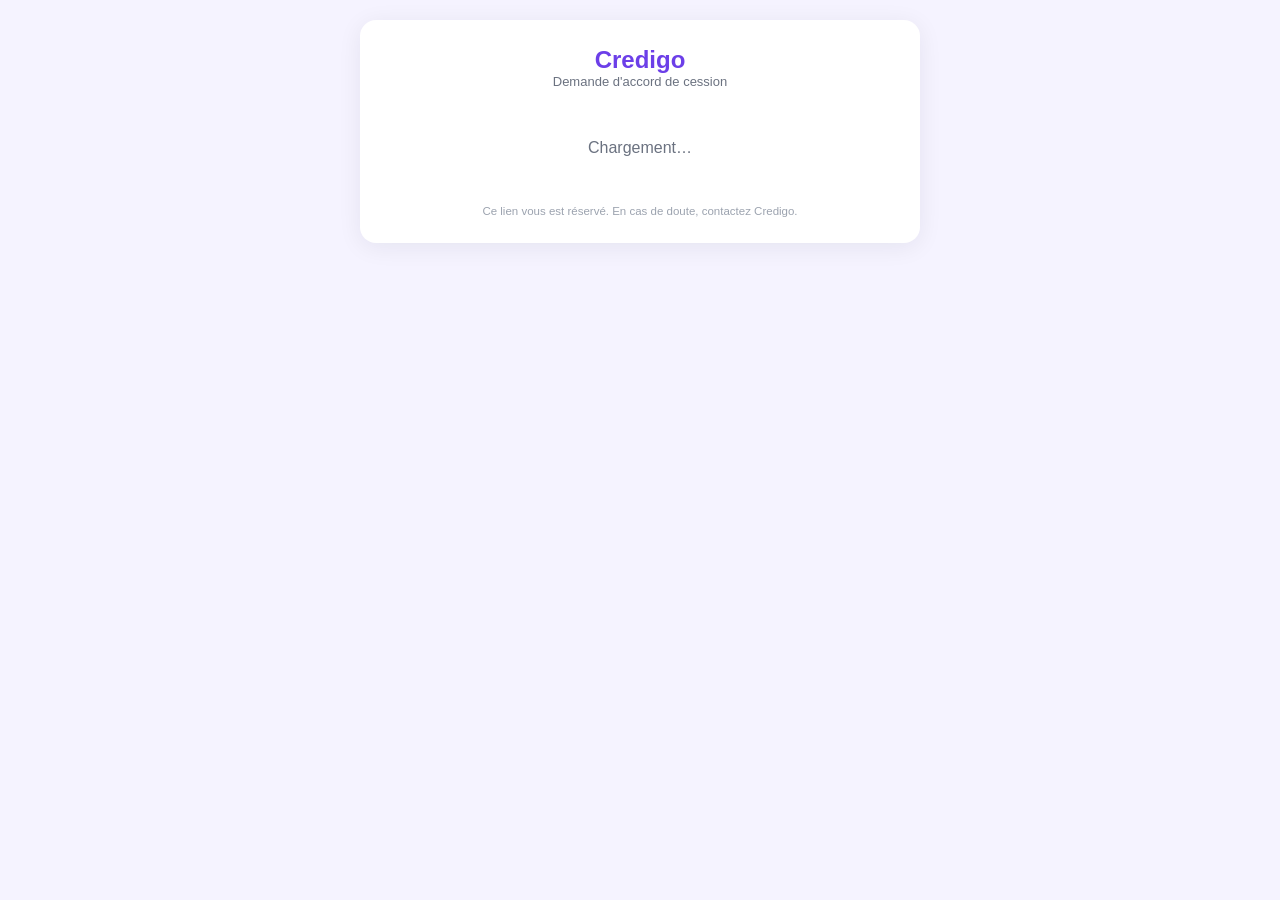
<file: cession.html>
<!DOCTYPE html>
<html lang="fr">
<head>
<meta charset="utf-8">
<meta name="viewport" content="width=device-width, initial-scale=1">
<title>Credigo — Accord de cession</title>
<link rel="stylesheet" href="/tabler-icons.min.css">
<style>
  * { box-sizing: border-box; }
  body { margin: 0; font-family: -apple-system, BlinkMacSystemFont, 'Segoe UI', Roboto, sans-serif;
    background: #F5F3FF; color: #111827; padding: 20px 14px; }
  .wrap { max-width: 560px; margin: 0 auto; background: #fff; border-radius: 16px;
    padding: 26px 22px; box-shadow: 0 4px 24px rgba(17,24,39,.07); }
  .logo { font-size: 24px; font-weight: 800; color: #6C3FE8; text-align: center; }
  .sub { text-align: center; color: #6B7280; font-size: 13px; margin-bottom: 20px; }
  h1 { font-size: 19px; margin: 0 0 8px; }
  .lead { font-size: 14px; color: #374151; line-height: 1.6; margin-bottom: 18px; }
  .row { display: flex; justify-content: space-between; align-items: center;
    padding: 9px 0; border-bottom: 1px solid #F3F4F6; font-size: 13.5px; }
  .k { color: #6B7280; }
  .v { font-weight: 700; text-align: right; }
  .box { background: #F9FAFB; border-radius: 11px; padding: 14px; margin: 14px 0; }
  .box-v { background: #F5F3FF; border: 1px solid #DDD6FE; }
  .box-title { font-size: 12px; font-weight: 800; color: #4C1D95;
    text-transform: uppercase; letter-spacing: .04em; margin-bottom: 8px; }
  .btn { width: 100%; padding: 15px; border-radius: 11px; border: none; font-size: 15px;
    font-weight: 800; cursor: pointer; font-family: inherit; background: #15803D;
    color: #fff; margin-top: 12px; }
  .btn-o { background: #fff; color: #374151; border: 1.5px solid #E5E7EB; }
  .btn-no { background: #fff; color: #B91C1C; border: 1.5px solid #FECACA; }
  input, textarea { width: 100%; padding: 12px 13px; border: 1px solid #E5E7EB;
    border-radius: 10px; font-size: 14px; font-family: inherit; margin-top: 4px; }
  label { font-size: 12.5px; font-weight: 700; color: #374151; display: block; margin-top: 12px; }
  .sign { width: 100%; height: 110px; border: 1.5px dashed #C4B5FD; border-radius: 10px;
    background: #fff; touch-action: none; margin-top: 4px; }
  .hide { display: none; }
  .msg { text-align: center; padding: 30px 10px; color: #6B7280; }
  .ico { font-size: 42px; margin-bottom: 10px; }
  .foot { text-align: center; font-size: 11.5px; color: #9CA3AF; margin-top: 18px; }
  .note { font-size: 12.5px; color: #78350F; background: #FFFBEB; border: 1px solid #FDE68A;
    border-radius: 10px; padding: 11px 13px; line-height: 1.6; margin: 12px 0; }
</style>
</head>
<body>
<div class="wrap">
  <div class="logo">Credigo</div>
  <div class="sub">Demande d'accord de cession</div>

  <div id="loading" class="msg">Chargement&#8230;</div>
  <div id="invalid" class="msg hide"><div class="ico">&#9888;</div><div id="invalid-msg"></div></div>

  <div id="content" class="hide">
    <h1>Cession d'une créance à un financeur</h1>
    <div class="lead" id="lead"></div>

    <div class="box">
      <div class="row"><span class="k">Dossier</span><span class="v" id="num"></span></div>
      <div class="row"><span class="k">Marché</span><span class="v" id="objet"></span></div>
      <div class="row"><span class="k">Prestataire</span><span class="v" id="entrepreneur"></span></div>
      <div class="row"><span class="k">Donneur d'ordre</span><span class="v" id="donneur"></span></div>
      <div class="row"><span class="k">Créance</span><span class="v" id="creance"></span></div>
      <div class="row" style="border:none"><span class="k">Échéance</span><span class="v" id="echeance"></span></div>
    </div>

    <!-- Ce qui est demandé, et ce que la banque conserve : présenter
         seulement la part cédée donnerait une impression tronquée. -->
    <!-- Les trois parts ensemble : un effort ne se juge qu'en regard
         de celui des autres. -->
    <div class="box box-v">
      <div class="box-title">Répartition de la marge</div>
      <div id="repartition"></div>
    </div>

    <div class="note" id="note-credigo"></div>

    <div id="actions">
      <button class="btn" onclick="choisir('accord')">Accepter la cession</button>
      <button class="btn btn-o" onclick="choisir('contre_proposition')">Proposer un autre montant</button>
      <button class="btn btn-no" onclick="choisir('refus')">Refuser</button>
    </div>

    <div id="form" class="hide">
      <div id="form-titre" style="font-size:15px;font-weight:800;margin-top:16px"></div>

      <div id="champ-part" class="hide">
        <label>Part de votre commission que vous acceptez de céder (%)</label>
        <input type="number" id="part" min="0" max="100" step="1" placeholder="Ex. 30">
      </div>

      <label id="lbl-note">Observation</label>
      <textarea id="note" rows="3" placeholder="Précision éventuelle…"></textarea>

      <label>Votre nom</label>
      <input type="text" id="signataire" placeholder="Nom et prénom">
      <label>Votre fonction</label>
      <input type="text" id="fonction" placeholder="Fonction">

      <label>Signature</label>
      <canvas class="sign" id="sign"></canvas>
      <div style="font-size:12px;color:#6C3FE8;cursor:pointer;margin-top:4px" onclick="effacer()">Effacer la signature</div>

      <div style="font-size:12px;color:#6B7280;background:#F9FAFB;border-radius:9px;padding:11px;margin-top:12px;line-height:1.6">
        En validant, vous engagez votre établissement sur la part de commission
        indiquée. Cette réponse est horodatée et conservée.
      </div>

      <button class="btn" id="btn-envoyer" onclick="envoyer()">Valider ma réponse</button>
      <button class="btn btn-o" onclick="retour()">Retour</button>
    </div>
  </div>

  <div id="done" class="msg hide">
    <div class="ico">&#10003;</div>
    <div id="done-msg"></div>
    <div id="done-actions" style="margin-top:18px"></div>
  </div>

  <div class="foot">Ce lien vous est réservé. En cas de doute, contactez Credigo.</div>
</div>

<script src="/supabase.min.js"></script>
<script>
  // Remplacés à la construction par les valeurs d'environnement.
  window.CREDIGO_SUPABASE_URL = '__CREDIGO_SUPABASE_URL__';
  window.CREDIGO_SUPABASE_ANON_KEY = '__CREDIGO_SUPABASE_ANON_KEY__';
</script>
<script>
function demarrer() {
  var SB_URL = window.CREDIGO_SUPABASE_URL || '';
  var SB_KEY = window.CREDIGO_SUPABASE_ANON_KEY || '';
  if (!window.supabase || !window.supabase.createClient) {
    document.getElementById('invalid-msg').textContent =
      'Service momentanément indisponible. Rechargez la page.';
    document.getElementById('loading').classList.add('hide');
    document.getElementById('invalid').classList.remove('hide');
    return;
  }
  if (!SB_URL || !SB_KEY) {
    document.getElementById('invalid-msg').textContent =
      'Configuration manquante. Contactez Credigo.';
    document.getElementById('loading').classList.add('hide');
    document.getElementById('invalid').classList.remove('hide');
    return;
  }
  var sb = window.supabase.createClient(SB_URL, SB_KEY, {
    auth: { persistSession: false, autoRefreshToken: false, detectSessionInUrl: false },
  });

  var token = (location.pathname.split('/cession/')[1] || '').split('?')[0].split('#')[0].trim();
  var data = null, choix = null;

  function show(id) {
    ['loading','invalid','content','done'].forEach(function (x) {
      var e = document.getElementById(x);
      if (e) e.classList.toggle('hide', x !== id);
    });
  }
  function fail(m) {
    document.getElementById('invalid-msg').textContent = m;
    show('invalid');
  }
  function fmt(n) {
    return new Intl.NumberFormat('fr-FR').format(Math.round(n || 0)) + ' FCFA';
  }
  function dateFr(d) {
    return d ? new Date(d).toLocaleDateString('fr-FR',
      { day: '2-digit', month: 'long', year: 'numeric' }) : '—';
  }
  function esc(s) {
    return String(s == null ? '' : s).replace(/[<>&"]/g, function (c) {
      return ({ '<': '&lt;', '>': '&gt;', '&': '&amp;', '"': '&quot;' })[c];
    });
  }

  if (!token) { fail('Lien invalide.'); return; }

  sb.rpc('get_cession', { p_token: token }).then(function (res) {
    var d = (res && res.data) || {};
    if (res.error || d.error) {
      return fail(d.message || 'Ce lien est invalide ou a expiré.');
    }
    if (d.reponse) {
      document.getElementById('done-msg').textContent =
        d.reponse === 'refus'
          ? 'Vous avez refusé cette cession. Merci de votre réponse.'
          : 'Votre accord a bien été enregistré. Merci.';
      show('done');
      return;
    }

    data = d;
    document.getElementById('lead').textContent =
      'Credigo souhaite céder cette créance à un financeur pour reconstituer '
      + 'la ligne de cantonnement ouverte chez ' + (d.banque || 'votre établissement')
      + '. Rémunérer le financeur suppose de mobiliser une part des commissions.';

    document.getElementById('num').textContent = d.contract_number || '—';
    document.getElementById('objet').textContent = d.market_object || '—';
    document.getElementById('entrepreneur').textContent = d.entrepreneur || '—';
    document.getElementById('donneur').textContent = d.donneur || '—';
    document.getElementById('creance').textContent = fmt(d.montant_creance);
    document.getElementById('echeance').textContent =
      dateFr(d.echeance) + (d.jours_restants ? ' (dans ' + d.jours_restants + ' j)' : '');

    var r = d.repartition || {};
    var lignes = [
      { nom: 'Vous (banque)', d: r.banque, couleur: '#15803D' },
      { nom: 'Credigo', d: r.credigo, couleur: '#6C3FE8' },
      { nom: 'Financeur', d: r.financeur, couleur: '#B45309' },
    ];
    document.getElementById('repartition').innerHTML =
      '<div style="font-size:12.5px;color:#6B7280;margin-bottom:10px">'
      + 'Marge totale du dossier : <b>' + fmt(d.marge_totale) + '</b></div>'
      + lignes.map(function (l) {
          if (!l.d) return '';
          return '<div style="margin-bottom:10px">'
            + '<div style="display:flex;justify-content:space-between;font-size:13.5px">'
            +   '<span style="font-weight:700">' + l.nom + '</span>'
            +   '<span style="font-weight:800;color:' + l.couleur + '">'
            +     fmt(l.d.montant) + ' · ' + (l.d.pct || 0) + ' %</span>'
            + '</div>'
            + '<div style="font-size:11.5px;color:#6B7280">' + (l.d.libelle || '') + '</div>'
            + '<div style="height:5px;background:#EDE9FE;border-radius:3px;margin-top:4px;overflow:hidden">'
            +   '<div style="width:' + Math.min(100, l.d.pct || 0) + '%;height:100%;background:' + l.couleur + '"></div>'
            + '</div></div>';
        }).join('');

    // Ce que chacun consent : la restitution demandée à la banque se
    // lit à côté de la commission cédée par Credigo.
    var effortBanque = (r.banque && r.banque.restitue) || 0;
    var effortCredigo = (r.credigo && r.credigo.cede) || 0;
    document.getElementById('note-credigo').innerHTML =
      '<b>Ce que chacun consent</b><br>'
      + 'Vous restituez ' + fmt(effortBanque) + ' d\u2019int\u00e9r\u00eats non courus — '
      + 'vous \u00eates rembours\u00e9 par anticipation et cessez de porter le risque.<br>'
      + 'Credigo c\u00e8de ' + fmt(effortCredigo) + ' de sa commission'
      + (r.credigo && r.credigo.cede_pct_commission
          ? ' (' + r.credigo.cede_pct_commission + ' % de sa part)' : '')
      + '.<br>Le financeur per\u00e7oit ' + fmt(effortBanque + effortCredigo)
      + ', soit un rendement de '
      + ((r.financeur && r.financeur.rendement) || d.rendement_offert || 0) + ' %.';

    show('content');
  }, function () { fail('Service momentanément indisponible.'); });

  // ── Signature ──
  var pad = document.getElementById('sign'), ctx = null, dessine = false, vide = true;
  function initPad() {
    if (!pad) return;
    var r = pad.getBoundingClientRect();
    pad.width = r.width * 2; pad.height = r.height * 2;
    ctx = pad.getContext('2d');
    ctx.scale(2, 2);
    ctx.lineWidth = 2; ctx.lineCap = 'round'; ctx.strokeStyle = '#111827';
  }
  function pos(e) {
    var r = pad.getBoundingClientRect();
    var p = e.touches ? e.touches[0] : e;
    return { x: p.clientX - r.left, y: p.clientY - r.top };
  }
  function start(e) { e.preventDefault(); dessine = true; vide = false; var p = pos(e); ctx.beginPath(); ctx.moveTo(p.x, p.y); }
  function move(e) { if (!dessine) return; e.preventDefault(); var p = pos(e); ctx.lineTo(p.x, p.y); ctx.stroke(); }
  function stop() { dessine = false; }
  if (pad) {
    ['mousedown','touchstart'].forEach(function (x) { pad.addEventListener(x, start); });
    ['mousemove','touchmove'].forEach(function (x) { pad.addEventListener(x, move); });
    ['mouseup','mouseleave','touchend'].forEach(function (x) { pad.addEventListener(x, stop); });
  }
  window.effacer = function () { if (ctx) { ctx.clearRect(0, 0, pad.width, pad.height); vide = true; } };

  window.choisir = function (c) {
    choix = c;
    document.getElementById('actions').classList.add('hide');
    document.getElementById('form').classList.remove('hide');
    document.getElementById('champ-part').classList.toggle('hide', c !== 'contre_proposition');

    var titres = {
      accord: 'Confirmer votre accord',
      contre_proposition: 'Proposer un autre montant',
      refus: 'Refuser cette cession',
    };
    document.getElementById('form-titre').textContent = titres[c];
    document.getElementById('lbl-note').textContent =
      c === 'refus' ? 'Motif du refus (obligatoire)' : 'Observation (facultatif)';

    var b = document.getElementById('btn-envoyer');
    b.textContent = c === 'refus' ? 'Confirmer le refus' : 'Valider ma réponse';
    b.className = c === 'refus' ? 'btn btn-no' : 'btn';

    if (!ctx) initPad();
  };

  window.retour = function () {
    document.getElementById('form').classList.add('hide');
    document.getElementById('actions').classList.remove('hide');
    choix = null;
  };

  window.envoyer = function () {
    var note = document.getElementById('note').value.trim();
    var signataire = document.getElementById('signataire').value.trim();
    var fonction = document.getElementById('fonction').value.trim();
    var part = document.getElementById('part') ? document.getElementById('part').value : null;

    if (choix === 'refus' && !note) {
      alert('Merci d\u2019indiquer le motif de votre refus.'); return;
    }
    if (choix === 'contre_proposition' && (!part || Number(part) <= 0)) {
      alert('Indiquez la part que vous acceptez de c\u00e9der.'); return;
    }
    if (!signataire) { alert('Merci d\u2019indiquer votre nom.'); return; }
    if (vide) { alert('Merci de signer.'); return; }

    var b = document.getElementById('btn-envoyer');
    b.disabled = true; b.textContent = 'Envoi\u2026';

    sb.rpc('repondre_cession', {
      p_token: token,
      p_reponse: choix,
      p_part_accordee: part ? Number(part) : null,
      p_note: note || null,
      p_signataire: signataire,
      p_fonction: fonction || null,
      p_signature: pad.toDataURL('image/png'),
      p_ip: null,
      p_agent: navigator.userAgent,
      p_empreinte: String(screen.width) + 'x' + String(screen.height)
        + '|' + Intl.DateTimeFormat().resolvedOptions().timeZone,
    }).then(function (res) {
      var d = (res && res.data) || {};
      if (res.error || d.error) {
        alert(d.message || 'Une erreur est survenue.');
        b.disabled = false; b.textContent = 'Valider ma r\u00e9ponse';
        return;
      }
      document.getElementById('done-msg').textContent =
        choix === 'refus'
          ? 'Votre refus a bien \u00e9t\u00e9 enregistr\u00e9. Merci de votre r\u00e9ponse.'
          : choix === 'contre_proposition'
          ? 'Votre proposition a \u00e9t\u00e9 transmise \u00e0 Credigo. Nous revenons vers vous.'
          : 'Votre accord a bien \u00e9t\u00e9 enregistr\u00e9. Merci.';
      show('done');
    }, function () {
      alert('Service momentan\u00e9ment indisponible.');
      b.disabled = false; b.textContent = 'Valider ma r\u00e9ponse';
    });
  };
}

// Le script Supabase est chargé avant le nôtre, mais rien ne garantit
// qu'il soit évalué : on attend que la page soit prête.
if (document.readyState === 'loading') {
  document.addEventListener('DOMContentLoaded', demarrer);
} else {
  demarrer();
}
</script>
<script src="/credigo-erreurs.js"></script>
<script>
  // Les erreurs de cette page remontent au back-office : une page
  // cassée ne se signale presque jamais, la personne ferme et s'en va.
  if (window.CredigoErreurs) CredigoErreurs.init({ surface: 'portail_banque' });
</script>
</body>
</html>
</file>
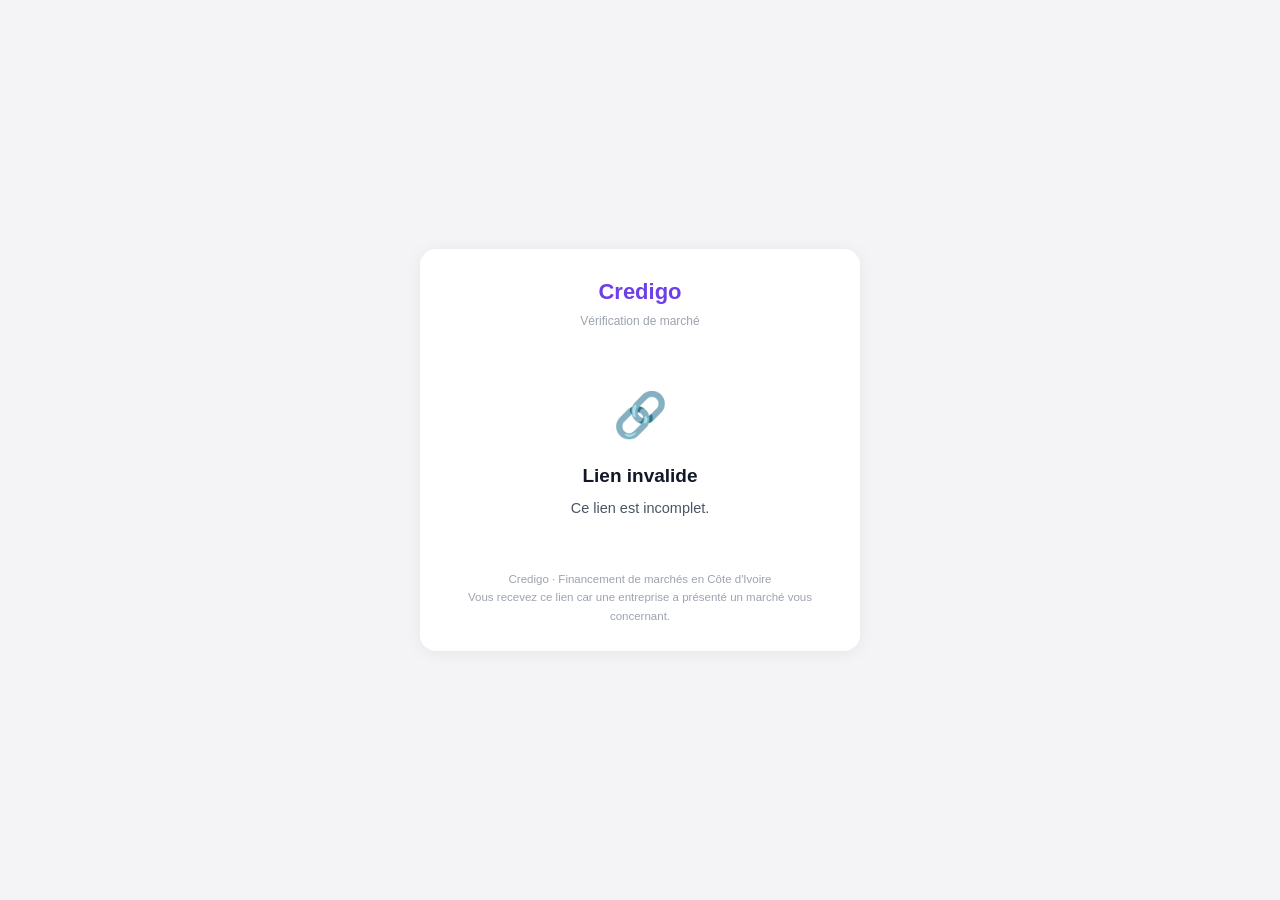
<file: confirmation.html>
<!DOCTYPE html>
<html lang="fr">
<head>
<meta charset="utf-8">
<meta name="viewport" content="width=device-width, initial-scale=1, viewport-fit=cover">
<meta name="robots" content="noindex, nofollow">
<title>Confirmation de marché — Credigo</title>
<!--
  Page publique du donneur d'ordre. Volontairement AUTONOME et légère :
  il n'a pas de compte, n'est pas client de Credigo, et arrive peut-être avec
  une connexion lente. On ne lui fait pas charger toute l'app (760 Ko).
  Le style est intégré, la seule dépendance est la librairie Supabase locale.
-->
<style>
  *{box-sizing:border-box;margin:0;padding:0}
  body{font-family:-apple-system,BlinkMacSystemFont,"Segoe UI",Roboto,sans-serif;
       background:#F4F4F6;color:#111827;line-height:1.5;padding:20px;
       min-height:100vh;display:flex;align-items:center;justify-content:center}
  .card{background:#fff;border-radius:16px;padding:26px 22px;max-width:440px;width:100%;
        box-shadow:0 2px 18px rgba(0,0,0,.06)}
  .logo{font-size:22px;font-weight:800;color:#6C3FE8;text-align:center;margin-bottom:4px}
  .tag{font-size:12px;color:#9CA3AF;text-align:center;margin-bottom:22px}
  h1{font-size:18px;font-weight:800;margin-bottom:8px}
  .lead{font-size:14.5px;color:#4B5563;margin-bottom:18px}
  .box{background:#F9FAFB;border-radius:12px;padding:16px;margin-bottom:18px}
  .row{display:flex;justify-content:space-between;gap:12px;padding:7px 0;font-size:14px}
  .row+.row{border-top:1px solid #EEE}
  .row span{color:#6B7280;flex-shrink:0}
  .row b{text-align:right}
  .amount{font-size:22px;font-weight:800;color:#111827}
  .star{width:auto!important;display:inline-block;padding:0 1px!important;margin:0;
    background:none!important;border:none!important;border-radius:0!important;
    font-size:22px!important;line-height:1;cursor:pointer;color:#D1D5DB;}
  .stars-row{display:inline-flex;align-items:center;gap:1px;white-space:nowrap;}
  button{width:100%;padding:15px;border:none;border-radius:12px;font-size:15.5px;
         font-weight:800;cursor:pointer;font-family:inherit;margin-bottom:10px;
         display:flex;align-items:center;justify-content:center;gap:8px}
  .ok{background:#16A34A;color:#fff}
  .no{background:#fff;color:#B91C1C;border:1.5px solid #FCA5A5}
  .ghost{background:#F3F4F6;color:#374151}
  textarea,input{width:100%;padding:12px;border:1.5px solid #D1D5DB;border-radius:10px;
                 font-size:15px;font-family:inherit;margin-bottom:12px}
  .hint{font-size:12.5px;color:#6B7280;margin-bottom:14px}
  .state{text-align:center;padding:30px 10px}
  .state .big{font-size:44px;margin-bottom:14px}
  .state h2{font-size:19px;font-weight:800;margin-bottom:8px}
  .state p{font-size:14.5px;color:#4B5563}
  .foot{font-size:11.5px;color:#9CA3AF;text-align:center;margin-top:20px;line-height:1.6}
  .account-box{background:#F5F3FF;border:1.5px solid #DDD6FE;border-radius:12px;padding:14px;margin-bottom:14px}
  .account-bank{font-size:12px;color:#6D28D9;font-weight:700;margin-bottom:4px}
  .account-num{font-size:17px;font-weight:800;color:#4C1D95;letter-spacing:.5px;word-break:break-all}
  .account-label{font-size:12px;color:#7C3AED;margin-top:4px}
  .sign-wrap{position:relative;margin-bottom:12px}
  #sign-pad{width:100%;height:150px;border:1.5px dashed #C4B5FD;border-radius:10px;
            background:#FEFEFF;touch-action:none;display:block}
  .sign-clear{position:absolute;top:8px;right:8px;width:auto;margin:0;padding:5px 10px;
              font-size:11.5px;background:#fff;border:1px solid #E5E7EB;color:#6B7280;border-radius:6px}
  .legal{background:#FFFBEB;border:1.5px solid #FDE68A;border-radius:12px;padding:14px;margin:16px 0 4px}
  .legal-t{font-size:13px;font-weight:800;color:#78350F;margin-bottom:8px}
  .legal-l{margin:0 0 8px 16px;padding:0}
  .legal-l li{font-size:12.8px;color:#78350F;line-height:1.55;margin-bottom:6px}
  .legal-more{font-size:12px;color:#92400E;text-decoration:underline;cursor:pointer;font-weight:700}
  .legal-full{margin-top:12px;padding-top:12px;border-top:1px solid #FDE68A;max-height:260px;overflow-y:auto}
  .legal-full p{font-size:11.5px;color:#57534E;line-height:1.6;margin-bottom:9px}
  .hide{display:none}
  .q-btn { flex:1; padding:9px; border:1.5px solid #D1D5DB; background:#fff;
    border-radius:9px; font-size:13.5px; font-weight:600; cursor:pointer;
    font-family:inherit; color:#374151; }
  .q-btn.on { border-color:#6C3FE8; background:#F5F3FF; color:#4C1D95; font-weight:800; }
  .q-btn.alerte.on { border-color:#B45309; background:#FFFBEB; color:#78350F; }
</style>
</head>
<body>
<div class="card">
  <div class="logo">Credigo</div>
  <div class="tag">Vérification de marché</div>

  <!-- Chargement -->
  <div id="loading" class="state">
    <div class="big">⏳</div>
    <p>Chargement…</p>
  </div>

  <!-- Lien invalide / expiré -->
  <div id="invalid" class="state hide">
    <div class="big">🔗</div>
    <h2>Lien invalide</h2>
    <p id="invalid-msg">Ce lien n'est plus valide. Contactez Credigo si vous pensez qu'il s'agit d'une erreur.</p>
  </div>

  <!-- Le marché à confirmer -->
  <div id="content" class="hide">
    <h1 id="title">Confirmez-vous ce marché ?</h1>
    <p class="lead" id="lead"></p>

    <div class="box">
      <div class="row"><span>Objet</span><b id="f-objet"></b></div>
      <div class="row" id="r-ref"><span>Référence</span><b id="f-ref"></b></div>
      <div class="row" id="r-paie"><span>Paiement prévu</span><b id="f-paie"></b></div>
      <div class="row" style="padding-top:12px">
        <span>Montant</span><b class="amount" id="f-montant"></b>
      </div>
    </div>

    <!-- Choix -->
    <div id="choice">
      <button class="ok" onclick="showConfirm()">✓ Oui, je confirme</button>
      <button class="no" onclick="showContest()">Signaler un problème</button>
    </div>

    <!-- Étape 2 : où verser le paiement (on l'AFFICHE, on ne le demande pas) -->
    <div id="confirm-step" class="hide">
      <!-- Document du contrat joint par l'entrepreneur, à vérifier -->
      <div id="doc-box" class="hide" style="border:1px solid #EDE9FE;border-radius:12px;padding:14px;margin-bottom:14px;background:#FBFAFF">
        <div style="font-size:11px;font-weight:800;color:#6C3FE8;text-transform:uppercase;letter-spacing:.4px;margin-bottom:8px">Document du marché — à vérifier</div>
        <div id="doc-list"></div>
      </div>

      <!-- Ce qui se passe après la confirmation -->
      <div style="background:#EFF6FF;border:1px solid #BFDBFE;border-radius:12px;padding:14px;margin-bottom:14px;font-size:13px;line-height:1.6;color:#1E3A8A">
        <b>Après votre confirmation :</b> nous mettrons ce prestataire en relation avec une banque partenaire qui lui prêtera les fonds nécessaires pour exécuter ce marché dans les délais. La banque retenue vous communiquera ses coordonnées, afin que votre paiement soit versé sur son <b>compte de cantonnement</b> à l'échéance.
      </div>

      <!-- Évaluation de l'entrepreneur (4 critères notés sur 5 étoiles) -->
      <div style="border:1px solid #E5E7EB;border-radius:12px;padding:14px;margin-bottom:14px">
        <div style="font-size:13px;font-weight:700;margin-bottom:4px;color:#111827">Votre avis sur ce prestataire</div>
        <div style="font-size:12px;color:#6B7280;margin-bottom:12px;line-height:1.5">En signant, vous vous engagez sur l'existence de ce marché <b>et sur la capacité de ce prestataire à le réaliser</b>. Notez-le sur les points suivants (laissez vide si vous ne savez pas) :</div>
        <div id="eval-questions"></div>
      </div>

      <div class="hint">En confirmant, vous vous engagez à verser le paiement sur le compte ci-dessous.</div>
      <div class="account-box" id="account-box">
        <div class="account-bank" id="acc-bank"></div>
        <div class="account-num" id="acc-num"></div>
        <div class="account-label" id="acc-label"></div>
      </div>
      <!-- Engagement — affiché AVANT la signature : il ne pourra pas dire
           qu'il n'a pas lu. Les 3 points clés en clair, le détail dépliable. -->
      <div class="legal">
        <div class="legal-t">En signant, vous déclarez et vous engagez :</div>
        <ul class="legal-l">
          <li><b>Ce marché existe réellement</b> — vous avez vérifié son existence, son objet et son montant avant de confirmer.</li>
          <li><b>Ce prestataire est capable de le réaliser</b> — vous vous engagez sur sa capacité à exécuter ce marché dans les délais, sur la foi de votre expérience avec lui.</li>
          <li><b>Vous paierez sur le compte de cantonnement indiqué ci-dessus</b>, et sur aucun autre, même si votre prestataire vous demande le contraire.</li>
          <li><b>Credigo financera sur la foi de cette confirmation</b> — vous en mesurez la portée.</li>
        </ul>
        <span class="legal-more" onclick="toggleLegal()" id="legal-toggle">Lire les conditions complètes ▾</span>
        <div class="legal-full hide" id="legal-full">
<p><b>1. Objet.</b> Les présentes conditions régissent la confirmation, par le donneur d'ordre signataire, d'un marché conclu avec l'entreprise désignée ci-dessus (le « Prestataire »), en vue de son financement par un partenaire financier via la plateforme Credigo.</p>

<p><b>2. Déclaration de vérification.</b> Le signataire déclare avoir personnellement vérifié, préalablement à sa confirmation : l'existence et la validité du marché, son objet, son montant, ainsi que la qualité du Prestataire à l'exécuter. Il déclare disposer du pouvoir d'engager l'entité qu'il représente. Il reconnaît que Credigo et le partenaire financier se fondent exclusivement sur cette déclaration.</p>

<p><b>3. Engagement de domiciliation irrévocable.</b> Le signataire s'engage irrévocablement à verser toute somme due au titre du marché sur le seul compte de cantonnement indiqué au moment de la signature, ouvert auprès de la banque partenaire désignée. Cet engagement demeure valable jusqu'à extinction complète de la créance. Toute instruction contraire du Prestataire est inopposable à Credigo et au partenaire financier.</p>

<p><b>4. Paiement non libératoire.</b> Tout paiement effectué sur un compte autre que celui indiqué ne libère pas le signataire de son obligation. Il pourra être tenu de payer une seconde fois sur le compte de cantonnement, sans préjudice des dommages subis.</p>

<p><b>5. Notification et opposabilité.</b> La présente confirmation vaut notification au signataire de la domiciliation de la créance. Le signataire renonce à contester avoir eu connaissance des coordonnées du compte de cantonnement, celles-ci lui ayant été communiquées à l'écran avant signature.</p>

<p><b>6. Fausse déclaration.</b> Toute déclaration inexacte engage la responsabilité du signataire et de l'entité qu'il représente, sans préjudice des poursuites prévues par la loi. Le signataire reconnaît qu'une confirmation portant sur un marché inexistant ou dénaturé cause un préjudice direct à Credigo et au partenaire financier.</p>

<p><b>7. Signature électronique et preuve.</b> Le signataire accepte que sa signature manuscrite apposée à l'écran, associée à son nom, sa qualité, la date et l'heure, son adresse IP et les caractéristiques techniques de son appareil, constitue son consentement. Il accepte que ces éléments, conservés par Credigo, fassent preuve entre les parties, et renonce à en contester la validité au seul motif de leur forme électronique.</p>

<p><b>8. Modification et signalement.</b> Si le marché est inexact, contesté ou inexistant, le signataire s'engage à utiliser la fonction « Signaler un problème » plutôt qu'à confirmer. Aucun formalisme n'est exigé pour un signalement.</p>

<p><b>9. Données personnelles.</b> Les données collectées (identité, signature, traces techniques) le sont aux seules fins de preuve et de gestion du financement. Elles sont conservées le temps nécessaire à ces finalités et aux obligations légales. Le signataire dispose d'un droit d'accès et de rectification auprès de Credigo.</p>

<p><b>10. Droit applicable.</b> Les présentes sont régies par le droit ivoirien et, le cas échéant, par les Actes uniformes OHADA. Tout litige relève de la compétence des tribunaux d'Abidjan, à défaut de règlement amiable.</p>

<p><b>11. Marchés publics.</b> Si le signataire agit pour une personne publique, la présente confirmation s'applique sous réserve des règles propres à la commande publique, notamment en matière de nantissement de créance et d'intervention du comptable public.</p>
        </div>
      </div>
      <!-- Trois questions de contrôle.
           Le donneur d'ordre n'emprunte pas : il DOIT une somme au titre
           de ce marché. Le risque est que cette même créance ait été
           cédée à un autre financeur avant nous — il paiera alors au
           premier qui l'a notifié, et nous perdrons tout. Lui seul le
           sait. -->
      <div style="margin-top:16px;padding:13px;background:#F9FAFB;
        border:1px solid #E5E7EB;border-radius:11px">
        <div style="font-size:12.5px;font-weight:700;color:#374151;margin-bottom:3px">
          Trois questions rapides
        </div>
        <div style="font-size:12px;color:#6B7280;line-height:1.5;margin-bottom:11px">
          Elles nous évitent de financer une créance qui aurait déjà été
          cédée à un tiers.
        </div>

        <div style="margin-bottom:12px">
          <div style="font-size:13.5px;line-height:1.5;margin-bottom:6px">
            Avez-vous déjà reçu une notification de cession de créance
            concernant ce marché ?
          </div>
          <div style="display:flex;gap:7px">
            <button type="button" class="q-btn" data-q="cede" data-v="non"
              onclick="repQ(this)">Non</button>
            <button type="button" class="q-btn" data-q="cede" data-v="oui"
              onclick="repQ(this)">Oui</button>
          </div>
        </div>

        <div style="margin-bottom:12px">
          <div style="font-size:13.5px;line-height:1.5;margin-bottom:6px">
            À qui devez-vous régler ce marché à l'échéance ?
          </div>
          <div style="display:flex;gap:7px;flex-wrap:wrap">
            <button type="button" class="q-btn" data-q="benef" data-v="prestataire"
              onclick="repQ(this)">Au prestataire</button>
            <button type="button" class="q-btn" data-q="benef" data-v="autre"
              onclick="repQ(this)">À un tiers</button>
            <button type="button" class="q-btn" data-q="benef" data-v="incertain"
              onclick="repQ(this)">Je ne sais pas</button>
          </div>
        </div>

        <div>
          <div style="font-size:13.5px;line-height:1.5;margin-bottom:6px">
            Un acompte a-t-il déjà été versé sur ce marché ?
          </div>
          <div style="display:flex;gap:7px">
            <button type="button" class="q-btn" data-q="acompte" data-v="non"
              onclick="repQ(this)">Non</button>
            <button type="button" class="q-btn" data-q="acompte" data-v="oui"
              onclick="repQ(this)">Oui</button>
          </div>
          <input type="number" id="acompte-montant" placeholder="Montant déjà versé (FCFA)"
            style="width:100%;padding:10px;border:1px solid #D1D5DB;border-radius:8px;
            font-size:14px;font-family:inherit;margin-top:7px;display:none">
        </div>

        <div id="q-alerte" style="display:none;margin-top:11px;padding:10px 12px;
          background:#FFFBEB;border:1px solid #FDE68A;border-radius:9px;
          font-size:12.5px;color:#78350F;line-height:1.6"></div>
      </div>

      <!-- L'engagement de paiement : confirmer qu'un marché existe et
           s'engager à le régler à date sont deux choses. La seconde vaut
           preuve si le donneur tarde. -->
      <div style="margin-top:16px;padding:13px;background:#F0FDF4;
        border:1px solid #BBF7D0;border-radius:11px">
        <label style="display:flex;gap:9px;align-items:flex-start;cursor:pointer">
          <input type="checkbox" id="engagement" checked
            style="margin-top:2px;width:17px;height:17px;flex-shrink:0"
            onchange="majEngagement()">
          <span style="font-size:13.5px;line-height:1.6;color:#166534">
            <b>Je m'engage à régler ce marché à l'échéance du
            <span id="echeance-txt">—</span></b>, sur le compte de
            cantonnement qui me sera communiqué.
          </span>
        </label>

        <div style="margin-top:11px;padding-top:10px;border-top:1px solid #BBF7D0">
          <div style="font-size:12.5px;color:#374151;line-height:1.5;margin-bottom:7px">
            Cette date ne vous convient pas ? Proposez-en une autre —
            mieux vaut nous le dire maintenant qu'au moment de l'échéance.
          </div>
          <input type="date" id="date-proposee" onchange="majDate()"
            style="width:100%;padding:10px;border:1px solid #D1D5DB;
            border-radius:8px;font-size:14px;font-family:inherit">
          <input type="text" id="date-motif" placeholder="Motif (facultatif)"
            style="width:100%;padding:10px;border:1px solid #D1D5DB;
            border-radius:8px;font-size:14px;font-family:inherit;margin-top:6px;display:none">
          <div id="date-note" style="font-size:12px;color:#B45309;
            margin-top:6px;line-height:1.5;display:none"></div>
        </div>
      </div>

      <!-- Sans engagement, la confirmation passe quand même : refuser
           bloquerait un décaissement pour une case non cochée. Mais le
           document en porte la mention. -->
      <div id="sans-engagement" style="display:none;margin-top:10px;padding:11px 13px;
        background:#FFFBEB;border:1px solid #FDE68A;border-radius:10px;
        font-size:12.5px;color:#78350F;line-height:1.6">
        Votre confirmation sera enregistrée avec la mention que vous
        n'avez pas confirmé l'engagement de paiement à l'échéance.
      </div>

      <div class="hint" style="margin-top:16px">Qui confirme ce marché ?</div>
      <input type="text" id="signer-name" placeholder="Votre nom et prénom *">
      <input type="text" id="signer-role" placeholder="Votre fonction (ex. Directeur, Comptable)">
      <div class="hint">Signez ci-dessous avec votre doigt ou la souris *</div>
      <div class="sign-wrap">
        <canvas id="sign-pad"></canvas>
        <button type="button" class="sign-clear" onclick="clearSign()">Effacer</button>
      </div>
      <div style="font-size:11.5px;color:#6B7280;margin-bottom:10px;line-height:1.5">
        En validant, vous acceptez les conditions ci-dessus et vous engagez à payer sur le compte indiqué.
      </div>
      <button class="ok" onclick="send('confirmed')">Valider ma confirmation</button>
      <button class="ghost" onclick="back()">Retour</button>
    </div>

    <!-- Contestation -->
    <div id="contest-step" class="hide">
      <div class="hint">Dites-nous ce qui ne va pas. Nos équipes examineront le dossier.</div>
      <textarea id="note" rows="3" placeholder="Ex. le montant ne correspond pas, je ne connais pas cette personne…"></textarea>
      <button class="no" onclick="send('contested')">Envoyer mon signalement</button>
      <button class="ghost" onclick="back()">Retour</button>
    </div>
  </div>

  <!-- Réponse enregistrée -->
  <div id="done" class="state hide">
    <div class="big" id="done-icon">✅</div>
    <h2 id="done-title"></h2>
    <p id="done-msg"></p>
    <div id="done-actions" style="margin-top:18px"></div>
  </div>

  <div class="foot">
    Credigo · Financement de marchés en Côte d'Ivoire<br>
    Vous recevez ce lien car une entreprise a présenté un marché vous concernant.
  </div>
</div>

<script src="/supabase.min.js"></script>
<script>
  // Remplacés au déploiement par inject-env.js
  window.CREDIGO_SUPABASE_URL = '__CREDIGO_SUPABASE_URL__';
  window.CREDIGO_SUPABASE_ANON_KEY = '__CREDIGO_SUPABASE_ANON_KEY__';
</script>
<script>
(function () {
  var url = window.CREDIGO_SUPABASE_URL || '';
  var key = window.CREDIGO_SUPABASE_ANON_KEY || '';
  var sb = null;
  var token = (location.pathname.split('/c/')[1] || '')
              .split('?')[0].split('#')[0].trim();
  var data = null;

  function show(id) {
    ['loading', 'invalid', 'content', 'done'].forEach(function (x) {
      document.getElementById(x).classList.toggle('hide', x !== id);
    });
  }
  function fail(msg) {
    if (msg) document.getElementById('invalid-msg').textContent = msg;
    show('invalid');
  }
  function fmt(n) {
    return new Intl.NumberFormat('fr-FR').format(Math.round(n || 0)) + ' FCFA';
  }
  function dateFr(d) {
    if (!d) return null;
    try { return new Date(d).toLocaleDateString('fr-FR', { day: '2-digit', month: 'long', year: 'numeric' }); }
    catch (e) { return d; }
  }

  if (!token) { fail('Ce lien est incomplet.'); return; }
  if (!url || !key || url.indexOf('__') === 0 || !window.supabase) {
    fail('Service momentanément indisponible. Réessayez dans un instant.');
    return;
  }
  // Aucune session ici : le donneur d'ordre n'a pas de compte. Sans ces options,
  // le client tente de récupérer puis rafraîchir un jeton inexistant — et remonte
  // une erreur « Refresh Token Not Found » sans objet.
  sb = window.supabase.createClient(url, key, {
    auth: { persistSession: false, autoRefreshToken: false, detectSessionInUrl: false }
  });

  // Récupère l'IP publique du client (preuve anti-litige), non bloquant.
  window.__clientIp = null;
  try {
    var _ipc = new AbortController();
    setTimeout(function () { try { _ipc.abort(); } catch (e) {} }, 3000);
    fetch('https://api.ipify.org?format=json', { signal: _ipc.signal }).then(function (r) { return r.json(); })
      .then(function (d) { window.__clientIp = d && d.ip ? d.ip : null; }, function () {});
  } catch (e) { /* noop */ }

  // Charger la sollicitation
  sb.rpc('get_solicitation', { p_token: token }).then(function (res) {
    if (res.error || !res.data || res.data.length === 0) {
      fail('Ce lien est invalide ou a expiré.');
      return;
    }
    data = res.data[0];

    if (data.status === 'answered' || data.response) {
      finish(data.response);
      return;
    }
    if (data.expires_at && new Date(data.expires_at) < new Date()) {
      fail('Ce lien a expiré. Contactez Credigo.');
      return;
    }

    // Le compteur du temps de réponse démarre ici.
    // Le .then() est INDISPENSABLE : une requête Supabase ne part que si on
    // l'attend. Sans lui, l'appel est construit puis abandonné — silencieusement.
    sb.rpc('track_solicitation_open', { p_token: token })
      .then(function () {}, function () {});   // sans blocage : l'affichage prime

    var isAmount = data.type === 'confirm_amount';
    document.getElementById('title').textContent =
      isAmount ? 'Confirmez-vous ce montant ?' : 'Confirmez-vous ce marché ?';
    document.getElementById('lead').textContent =
      (data.entrepreneur_name || 'Une entreprise')
      + (isAmount
          ? ' demande le paiement de ce montant. Merci de nous confirmer qu\'il est exact.'
          : ' nous a présenté ce marché conclu avec vous. Merci de nous confirmer qu\'il est réel.');

    document.getElementById('f-objet').textContent = data.market_object || '—';
    document.getElementById('f-montant').textContent = fmt(data.market_amount);
    if (data.reference) document.getElementById('f-ref').textContent = data.reference;
    else document.getElementById('r-ref').style.display = 'none';
    var dp = dateFr(data.date_payment);
    if (dp) document.getElementById('f-paie').textContent = dp;
    else document.getElementById('r-paie').style.display = 'none';

    // L'engagement doit porter une date visible : « je paierai à
    // l'échéance » sans la voir n'engage à rien de précis.
    window.__echeance = data.date_payment || null;
    if (window.majEcheance) window.majEcheance(data.date_payment);

    // Le compte de cantonnement n'est PAS montré à ce stade : aucune banque
    // n'a encore approuvé le financement, donc on ne sait pas sur quel compte
    // le paiement devra être versé. Il sera communiqué APRÈS l'accord d'une
    // banque, dans un second message dédié.
    var accBank = document.getElementById('acc-bank');
    var accNum = document.getElementById('acc-num');
    var accLabel = document.getElementById('acc-label');
    if (accBank) accBank.textContent = 'Coordonnées de paiement';
    if (accNum) accNum.textContent = 'Communiquées après validation';
    if (accLabel) accLabel.textContent = 'Dès qu\'une banque partenaire aura confirmé le financement, nous vous transmettrons le compte exact sur lequel régler ce marché, avant l\'échéance.';

    show('content');
  }).catch(function () { fail(); });

  function finish(response) {
    var ok = response === 'confirmed';
    document.getElementById('done-icon').textContent = ok ? '✅' : '📩';
    document.getElementById('done-title').textContent = ok ? 'Merci !' : 'Signalement envoyé';
    document.getElementById('done-msg').textContent = ok
      ? 'Votre confirmation a bien été enregistrée. Retrouvez tous vos marchés au même endroit sur votre espace Credigo.'
      : 'Nos équipes ont été prévenues et vont examiner le dossier. Merci de nous avoir alertés.';
    show('done');
    sb.rpc('portal_code_from_solicitation', { p_token: token }).then(function (res) {
      var actions = document.getElementById('done-actions');
      if (!actions) return;
      var code = res && res.data;
      var html = '';
      if (code) html += '<a href="/portail/' + code + '" style="display:block;background:#6C3FE8;color:#fff;text-decoration:none;text-align:center;padding:13px;border-radius:10px;font-weight:800;font-size:14px;margin-bottom:8px">Voir tous mes marchés</a>';
      html += '<button onclick="window.close()" style="width:100%;background:#fff;color:#6B7280;border:1px solid #E5E7EB;padding:12px;border-radius:10px;font-weight:700;font-size:14px;cursor:pointer;font-family:inherit">Fermer</button>';
      actions.innerHTML = html;
    }, function () {});
  }

  // ── Signature ──
  // Le clic seul est contestable (« ce n'est pas moi »). La signature, le nom
  // du signataire et les traces techniques rendent la confirmation défendable.
  var pad = null, ctx = null, drawing = false, hasSign = false;
  function initSign() {
    pad = document.getElementById('sign-pad');
    if (!pad || ctx) return;
    var r = pad.getBoundingClientRect();
    var dpr = window.devicePixelRatio || 1;
    pad.width = r.width * dpr; pad.height = r.height * dpr;
    ctx = pad.getContext('2d');
    ctx.scale(dpr, dpr);
    ctx.lineWidth = 2.2; ctx.lineCap = 'round'; ctx.lineJoin = 'round';
    ctx.strokeStyle = '#111827';

    function pos(e) {
      var b = pad.getBoundingClientRect();
      var t = e.touches ? e.touches[0] : e;
      return { x: t.clientX - b.left, y: t.clientY - b.top };
    }
    function start(e) { e.preventDefault(); drawing = true; hasSign = true;
      var p = pos(e); ctx.beginPath(); ctx.moveTo(p.x, p.y); }
    function move(e) { if (!drawing) return; e.preventDefault();
      var p = pos(e); ctx.lineTo(p.x, p.y); ctx.stroke(); }
    function end() { drawing = false; }
    pad.addEventListener('mousedown', start); pad.addEventListener('mousemove', move);
    window.addEventListener('mouseup', end);
    pad.addEventListener('touchstart', start, { passive: false });
    pad.addEventListener('touchmove', move, { passive: false });
    pad.addEventListener('touchend', end);
  }
  window.toggleLegal = function () {
    var f = document.getElementById('legal-full');
    var t = document.getElementById('legal-toggle');
    var open = f.classList.toggle('hide');
    t.textContent = open ? 'Lire les conditions complètes ▾' : 'Masquer les conditions ▴';
  };
  window.clearSign = function () {
    if (!ctx || !pad) return;
    ctx.clearRect(0, 0, pad.width, pad.height);
    hasSign = false;
  };

  // Empreinte simple de l'appareil : pas d'identification personnelle, juste de
  // quoi distinguer deux appareils et étayer la trace.
  function fingerprint() {
    try {
      var raw = [navigator.userAgent, navigator.language, screen.width + 'x' + screen.height,
                 new Date().getTimezoneOffset(), navigator.hardwareConcurrency || ''].join('|');
      var h = 0;
      for (var i = 0; i < raw.length; i++) { h = ((h << 5) - h) + raw.charCodeAt(i); h |= 0; }
      return 'fp_' + Math.abs(h).toString(36);
    } catch (e) { return null; }
  }

  // Critères notés de 1 à 5 étoiles (plus juste qu'un simple oui/non).
  var EVAL_QUESTIONS = [
    { id: 's1', text: 'Votre expérience de travail avec ce prestataire', hint: 'Jamais travaillé ensemble ? Laissez vide.' },
    { id: 's2', text: 'Sa maîtrise de ce type de marché' },
    { id: 's3', text: 'Sa fiabilité (délais, qualité)' },
    { id: 's4', text: 'Votre confiance pour la réalisation de ce marché' },
  ];
  var evalAnswers = {};

  function renderEvalQuestions() {
    var box = document.getElementById('eval-questions');
    if (!box || box.dataset.done) return;
    box.dataset.done = '1';

    box.innerHTML = EVAL_QUESTIONS.map(function (q) {
      var stars = '';
      for (var i = 1; i <= 5; i++) {
        stars += '<button type="button" class="star" data-q="' + q.id + '" data-v="' + i + '" '
          + 'aria-label="' + i + ' \u00e9toile' + (i > 1 ? 's' : '') + '" '
          + '>\u2605</button>';
      }
      return '<div style="display:flex;justify-content:space-between;align-items:center;gap:10px;padding:8px 0;border-bottom:1px solid #F3F4F6">'
        + '<div style="flex:1;min-width:0">'
        +   '<div style="font-size:12.5px;color:#374151;line-height:1.35">' + q.text + '</div>'
        +   '<div style="font-size:10.5px;color:#9CA3AF" id="lbl-' + q.id + '">' + (q.hint || 'Non not\u00e9') + '</div>'
        + '</div>'
        + '<span class="stars-row" data-stars="' + q.id + '">' + stars + '</span>'
        + '</div>';
    }).join('')
      + '<div style="padding:11px 0">'
      + '<label style="font-size:12px;font-weight:700;color:#4B5563;display:block;margin-bottom:4px">Un commentaire ? (facultatif)</label>'
      + '<textarea id="eval-comment" rows="2" placeholder="Votre avis sur ce prestataire\u2026" style="width:100%;padding:9px;border:1px solid #E5E7EB;border-radius:9px;font-size:13px;font-family:inherit;resize:vertical"></textarea>'
      + '</div>';

    var LABELS = { 1: 'Tr\u00e8s insuffisant', 2: 'Insuffisant', 3: 'Correct', 4: 'Bien', 5: 'Excellent' };

    function paint(qid, value) {
      var wrap = box.querySelector('[data-stars="' + qid + '"]');
      if (!wrap) return;
      Array.prototype.forEach.call(wrap.querySelectorAll('.star'), function (s) {
        var on = parseInt(s.dataset.v, 10) <= value;
        s.style.color = on ? '#F59E0B' : '#D1D5DB';
      });
      var lbl = document.getElementById('lbl-' + qid);
      if (lbl) {
        var q = null;
        for (var k = 0; k < EVAL_QUESTIONS.length; k++) { if (EVAL_QUESTIONS[k].id === qid) q = EVAL_QUESTIONS[k]; }
        lbl.textContent = value ? (value + '/5 \u00b7 ' + LABELS[value]) : ((q && q.hint) || 'Non not\u00e9');
        lbl.style.color = value ? '#B45309' : '#9CA3AF';
        lbl.style.fontWeight = value ? '700' : '400';
      }
    }

    Array.prototype.forEach.call(box.querySelectorAll('.star'), function (s) {
      s.addEventListener('click', function () {
        var qid = s.dataset.q, v = parseInt(s.dataset.v, 10);
        // Re-cliquer sur la même étoile annule la note.
        if (evalAnswers[qid] === v) { delete evalAnswers[qid]; paint(qid, 0); return; }
        evalAnswers[qid] = v;
        paint(qid, v);
      });
      // Aperçu au survol.
      s.addEventListener('mouseenter', function () {
        paint(s.dataset.q, parseInt(s.dataset.v, 10));
      });
      s.addEventListener('mouseleave', function () {
        paint(s.dataset.q, evalAnswers[s.dataset.q] || 0);
      });
    });
  }

  function loadDonneurDocs() {
    var BACKOFFICE_URL = 'https://credigo-backoffice.netlify.app';
    fetch(BACKOFFICE_URL + '/.netlify/functions/donneur-dossier-view?token=' + encodeURIComponent(token))
      .then(function (r) { return r.json(); })
      .then(function (d) {
        if (!d || !d.documents || !d.documents.length) return;
        var box = document.getElementById('doc-box');
        var list = document.getElementById('doc-list');
        list.innerHTML = d.documents.map(function (doc) {
          return '<a href="' + doc.url + '" target="_blank" rel="noreferrer" style="display:flex;align-items:center;gap:8px;padding:9px 11px;border:1px solid #E5E7EB;border-radius:9px;margin-bottom:6px;font-size:13px;color:#374151;text-decoration:none">'
            + '<span style="width:24px;height:24px;border-radius:6px;background:#EEE8FF;color:#6C3FE8;display:flex;align-items:center;justify-content:center;font-size:11px;font-weight:800">PDF</span>'
            + (doc.name || 'Document du marché') + '</a>';
        }).join('');
        box.classList.remove('hide');
      })
      .catch(function () { /* pas de document : on n'affiche rien */ });
  }

  window.showConfirm = function () {
    document.getElementById('choice').classList.add('hide');
    document.getElementById('confirm-step').classList.remove('hide');
    renderEvalQuestions();
    loadDonneurDocs();
    setTimeout(initSign, 50);   // le canvas doit être visible pour être dimensionné
  };
  window.showContest = function () {
    document.getElementById('choice').classList.add('hide');
    document.getElementById('contest-step').classList.remove('hide');
  };
  window.back = function () {
    document.getElementById('choice').classList.remove('hide');
    document.getElementById('confirm-step').classList.add('hide');
    document.getElementById('contest-step').classList.add('hide');
  };

  // L'échéance s'affiche dans l'engagement : signer « je paierai à
  // l'échéance » sans voir la date n'engage à rien de précis.
  // Les réponses de contrôle. Une réponse inattendue s'explique au
  // donneur plutôt que de le laisser deviner pourquoi elle compte.
  // Les réponses de contrôle. Une créance ne se cède qu'une fois : si
  // le donneur a déjà été notifié, il paiera au premier financeur.
  window.__ctrl = { cede: null, benef: null, acompte: null };

  window.repQ = function (btn) {
    var q = btn.getAttribute('data-q');
    var v = btn.getAttribute('data-v');
    var bloc = btn.parentNode;
    var i;
    for (i = 0; i < bloc.children.length; i++) {
      bloc.children[i].classList.remove('on');
      bloc.children[i].classList.remove('alerte');
    }
    btn.classList.add('on');

    if (q === 'benef') window.__ctrl.benef = v;
    else window.__ctrl[q] = (v === 'oui');

    var alerte = (q === 'cede' && v === 'oui')
      || (q === 'benef' && (v === 'autre' || v === 'incertain'))
      || (q === 'acompte' && v === 'oui');
    if (alerte) btn.classList.add('alerte');

    // Le champ du montant n'apparaît que s'il y a un acompte.
    var champ = document.getElementById('acompte-montant');
    if (champ && q === 'acompte') {
      champ.style.display = (v === 'oui') ? 'block' : 'none';
    }

    // On explique pourquoi la réponse compte : le donneur comprend la
    // question au lieu de la subir.
    var messages = [];
    if (window.__ctrl.cede === true) {
      messages.push('Une créance ne peut être cédée qu\'une seule fois. '
        + 'Nous vérifierons auprès de vous avant tout versement.');
    }
    if (window.__ctrl.benef === 'autre') {
      messages.push('Si vous devez régler ce marché à un tiers, la créance '
        + 'nous échappe. Nous reprendrons contact avec vous.');
    }
    if (window.__ctrl.benef === 'incertain') {
      messages.push('Nous vous préciserons par écrit à qui régler ce marché.');
    }
    if (window.__ctrl.acompte === true) {
      messages.push('Un acompte déjà versé réduit d\'autant ce qui reste dû.');
    }

    var box = document.getElementById('q-alerte');
    if (box) {
      box.innerHTML = messages.join('<br><br>');
      box.style.display = messages.length ? 'block' : 'none';
    }
  };

  window.majEcheance = function (dateIso) {
    var e = document.getElementById('echeance-txt');
    if (e && dateIso) {
      e.textContent = new Date(dateIso).toLocaleDateString('fr-FR',
        { day: 'numeric', month: 'long', year: 'numeric' });
    }
    var d = document.getElementById('date-proposee');
    if (d && dateIso) {
      // On n'accepte pas une date passée : elle serait déjà en retard.
      d.min = new Date().toISOString().slice(0, 10);
    }
  };

  window.majEngagement = function () {
    var coche = (document.getElementById('engagement') || {}).checked;
    var avert = document.getElementById('sans-engagement');
    if (avert) avert.style.display = coche ? 'none' : 'block';
  };

  window.majDate = function () {
    var v = (document.getElementById('date-proposee') || {}).value;
    var motif = document.getElementById('date-motif');
    var note = document.getElementById('date-note');
    if (!v) {
      if (motif) motif.style.display = 'none';
      if (note) note.style.display = 'none';
      return;
    }
    if (motif) motif.style.display = 'block';
    if (!note) return;

    var ech = window.__echeance ? new Date(window.__echeance) : null;
    var prop = new Date(v);
    if (ech && prop > ech) {
      var jours = Math.round((prop - ech) / 86400000);
      // Un report demande une décision de Credigo : le dire évite au
      // donneur de croire que sa date est acquise.
      note.textContent = 'Report de ' + jours + ' jour' + (jours > 1 ? 's' : '')
        + ' demandé. Credigo vous confirmera si cette date peut être retenue.';
      note.style.color = '#B45309';
    } else {
      note.textContent = 'Paiement anticipé : aucune validation nécessaire.';
      note.style.color = '#15803D';
    }
    note.style.display = 'block';
  };

  window.send = function (response) {
    var note = (document.getElementById('note') || {}).value || null;
    if (response === 'contested' && (!note || !note.trim())) {
      alert('Merci de préciser ce qui ne va pas.');
      return;
    }
    var signName = null, signRole = null, signature = null;
    if (response === 'confirmed') {
      signName = (document.getElementById('signer-name') || {}).value || '';
      signRole = (document.getElementById('signer-role') || {}).value || '';
      if (signName.trim().length < 3) { alert('Merci d\'indiquer votre nom.'); return; }
      if (!hasSign) { alert('Merci de signer dans le cadre.'); return; }
      signature = pad.toDataURL('image/png');
    }
    document.querySelectorAll('button').forEach(function (b) { b.disabled = true; });
    sb.rpc('respond_solicitation', {
      p_token: token,
      p_response: response,
      p_note: note && note.trim() ? note.trim() : null,
      p_account: null,
      p_signature: signature,
      p_signer_name: signName && signName.trim() ? signName.trim() : null,
      p_signer_role: signRole && signRole.trim() ? signRole.trim() : null,
      p_ip: window.__clientIp || null,
      p_agent: navigator.userAgent,
      p_fingerprint: fingerprint(),
      p_legal_version: 'CGDO-2026-07',  // version des conditions affichées
      p_engagement: response === 'confirmed'
        ? !!(document.getElementById('engagement') || {}).checked : null,
      p_date_proposee: (document.getElementById('date-proposee') || {}).value || null,
      p_date_motif: ((document.getElementById('date-motif') || {}).value || '').trim() || null,
      p_deja_cede: window.__ctrl ? window.__ctrl.cede : null,
      p_beneficiaire: window.__ctrl ? window.__ctrl.benef : null,
      p_acompte: window.__ctrl ? window.__ctrl.acompte : null,
      p_acompte_montant: Number((document.getElementById('acompte-montant') || {}).value) || null
    }).then(function (res) {
      if (res.error || (res.data && res.data.error)) {
        alert((res.data && res.data.error) || 'Une erreur est survenue. Réessayez.');
        document.querySelectorAll('button').forEach(function (b) { b.disabled = false; });
        return;
      }
      // Enregistre l'évaluation de l'entrepreneur (si confirmation).
      if (response === 'confirmed') {
        var cmt = (document.getElementById('eval-comment') || {}).value || '';
        sb.rpc('save_donneur_eval_stars', {
          p_token: token,
          p_s1: evalAnswers.s1 != null ? evalAnswers.s1 : null,
          p_s2: evalAnswers.s2 != null ? evalAnswers.s2 : null,
          p_s3: evalAnswers.s3 != null ? evalAnswers.s3 : null,
          p_s4: evalAnswers.s4 != null ? evalAnswers.s4 : null,
          p_comment: cmt.trim() || null,
        }).then(function () {}, function () {});
      }
      finish(response);
    }).catch(function () {
      alert('Connexion impossible. Vérifiez votre réseau et réessayez.');
      document.querySelectorAll('button').forEach(function (b) { b.disabled = false; });
    });
  };
})();
</script>
<script src="/credigo-erreurs.js"></script>
<script>
  // Les erreurs de cette page remontent au back-office : une page
  // cassée ne se signale presque jamais, la personne ferme et s'en va.
  if (window.CredigoErreurs) CredigoErreurs.init({ surface: 'portail_donneur' });
</script>
</body>
</html>
</file>
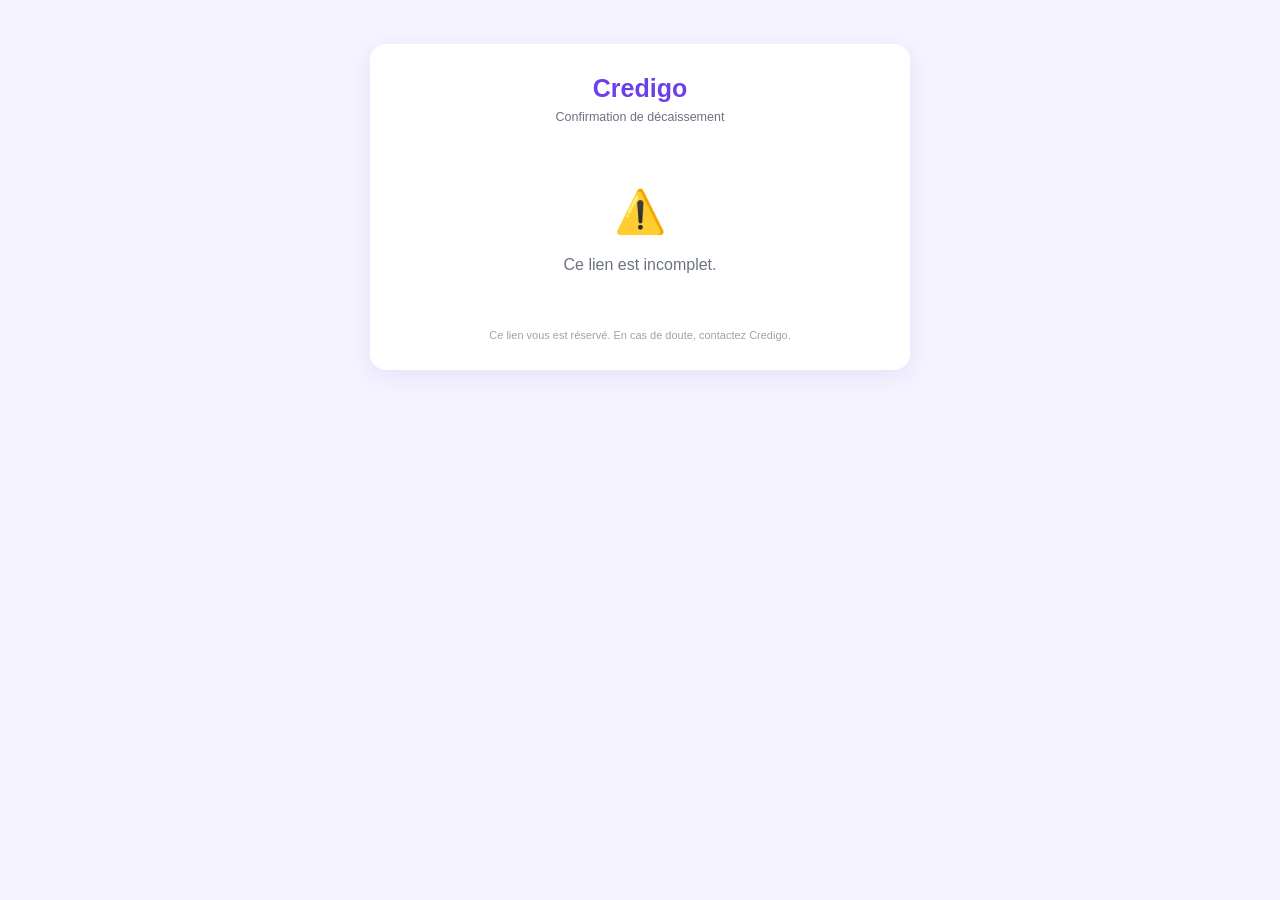
<file: decaissement.html>
<!DOCTYPE html>
<html lang="fr">
<head>
<meta charset="utf-8">
<meta name="viewport" content="width=device-width, initial-scale=1">
<title>Credigo — Confirmation de décaissement</title>
<style>
  * { box-sizing: border-box; margin: 0; padding: 0; }
  body { font-family: -apple-system, BlinkMacSystemFont, 'Segoe UI', Roboto, sans-serif; background: #F5F3FF; color: #1F2937; line-height: 1.5; padding: 20px; }
  .wrap { max-width: 540px; margin: 24px auto; }
  .card { background: #fff; border-radius: 16px; padding: 26px; box-shadow: 0 6px 24px rgba(76,29,149,.08); }
  .logo { font-size: 25px; font-weight: 800; color: #6C3FE8; text-align: center; }
  .sub { text-align: center; color: #6B7280; font-size: 12.5px; margin-bottom: 20px; }
  h1 { font-size: 18px; margin-bottom: 10px; }
  .lead { font-size: 14px; color: #4B5563; margin-bottom: 16px; line-height: 1.6; }
  .row { display: flex; justify-content: space-between; padding: 8px 0; font-size: 14px; border-bottom: 1px solid #F3F4F6; gap: 10px; }
  .row .k { color: #6B7280; } .row .v { font-weight: 700; text-align: right; }
  .num { font-family: monospace; color: #6C3FE8; font-weight: 800; }
  label { display: block; font-size: 12px; font-weight: 700; color: #4B5563; margin: 12px 0 4px; }
  input[type=text], input[type=number], input[type=date], textarea {
    width: 100%; padding: 11px; border: 1px solid #E5E7EB; border-radius: 10px; font-size: 13.5px; font-family: inherit; }
  textarea { resize: vertical; }
  .grid2 { display: flex; gap: 10px; } .grid2 > div { flex: 1; }
  .sign-pad { width: 100%; height: 110px; border: 1.5px dashed #C4B5FD; border-radius: 10px; background: #fff; touch-action: none; margin-top: 4px; }
  .btn { width: 100%; padding: 15px; border-radius: 11px; border: none; font-size: 15px; font-weight: 800; cursor: pointer; font-family: inherit; background: #15803D; color: #fff; margin-top: 14px; }
  .btn-o { background: #fff; color: #6B7280; border: 1px solid #E5E7EB; margin-top: 8px; }
  .hide { display: none; }
  .msg { text-align: center; padding: 34px 10px; color: #6B7280; }
  .ico { font-size: 42px; margin-bottom: 10px; }
  .err { font-size: 12.5px; color: #B91C1C; font-weight: 700; margin-top: 8px; }
  .note { font-size: 12px; color: #6B7280; line-height: 1.55; background: #F9FAFB; border-radius: 9px; padding: 10px; margin-top: 12px; }
  .foot { text-align: center; color: #9CA3AF; font-size: 11px; margin-top: 16px; }
</style>
</head>
<body>
<div class="wrap">
  <div class="card">
    <div class="logo">Credigo</div>
    <div class="sub">Confirmation de d&#233;caissement</div>

    <div id="loading" class="msg">Chargement&#8230;</div>
    <div id="invalid" class="msg hide"><div class="ico">&#9888;&#65039;</div><div id="invalid-msg">Ce lien est invalide ou a expir&#233;.</div></div>

    <div id="content" class="hide">
      <h1 id="lead-title">Confirmez le versement des fonds</h1>
      <div class="lead" id="lead">Vous avez accord&#233; ce financement. Merci d'indiquer le montant r&#233;ellement vers&#233; et la r&#233;f&#233;rence de l'op&#233;ration.</div>

      <div class="row"><span class="k">Dossier</span><span class="v num" id="f-num">&#8212;</span></div>
      <div class="row"><span class="k">March&#233;</span><span class="v" id="f-objet">&#8212;</span></div>
      <div class="row"><span class="k">Entreprise</span><span class="v" id="f-ent">&#8212;</span></div>
      <div class="row"><span class="k">Compte b&#233;n&#233;ficiaire</span><span class="v" id="f-compte">&#8212;</span></div>
      <div class="row"><span class="k">Montant pr&#233;vu</span><span class="v" id="f-prevu">&#8212;</span></div>

      <label>Montant r&#233;ellement vers&#233; (FCFA)</label>
      <input type="number" id="i-montant" placeholder="Montant d&#233;caiss&#233;">

      <div class="grid2">
        <div><label>R&#233;f&#233;rence de l'op&#233;ration</label><input type="text" id="i-ref" placeholder="R&#233;f&#233;rence"></div>
        <div><label>Date du versement</label><input type="date" id="i-date"></div>
      </div>

      <label>Justificatif de d&#233;caissement (avis d'op&#233;r&#233;, ordre de virement&#8230;)</label>
      <input type="file" id="i-file" accept="image/jpeg,image/png,image/webp,application/pdf" style="width:100%;font-size:13px">
      <div style="font-size:11px;color:#9CA3AF;margin-top:3px">Image ou PDF, 8&#160;Mo maximum. Facultatif mais recommand&#233;.</div>

      <label>Observation (facultatif)</label>
      <textarea id="i-note" rows="2" placeholder="Pr&#233;cision &#233;ventuelle&#8230;"></textarea>

      <div class="grid2">
        <div><label>Votre nom</label><input type="text" id="i-nom" placeholder="Nom et pr&#233;nom"></div>
        <div><label>Votre fonction</label><input type="text" id="i-role" placeholder="Fonction"></div>
      </div>

      <label>Signature</label>
      <canvas class="sign-pad" id="sign"></canvas>
      <button type="button" id="sign-clear" style="background:none;border:none;color:#6C3FE8;font-size:11.5px;font-weight:700;cursor:pointer;padding:4px 0">Effacer la signature</button>

      <div class="note">En confirmant, vous attestez que les fonds ont &#233;t&#233; vers&#233;s au b&#233;n&#233;ficiaire. Cette d&#233;claration est horodat&#233;e et conserv&#233;e.</div>

      <button class="btn" id="btn-confirm">Confirmer le d&#233;caissement</button>
      <!-- Sortie sans confirmer : la banque peut vouloir consulter le
           dossier puis revenir plus tard. -->
      <button class="btn btn-o" id="btn-quit" style="border-color:#E5E7EB;color:#6B7280">Fermer et retourner &#224; mon espace</button>
      <div class="err" id="err"></div>
    </div>

    <div id="done" class="msg hide">
      <div class="ico">&#10004;</div>
      <div id="done-msg">Merci &#8212; le d&#233;caissement est enregistr&#233;. Le dossier passe en suivi de remboursement.</div>
      <div id="delai-info" class="hide" style="text-align:left;background:#EFF6FF;border:1px solid #BFDBFE;border-radius:10px;padding:11px 13px;margin-top:14px;font-size:12.5px;color:#1E3A8A;line-height:1.6"></div>
      <div id="done-actions" style="margin-top:18px"></div>
    </div>

    <div class="foot">Ce lien vous est r&#233;serv&#233;. En cas de doute, contactez Credigo.</div>
  </div>
</div>

<script src="/supabase.min.js"></script>
<script>
  window.CREDIGO_SUPABASE_URL = '__CREDIGO_SUPABASE_URL__';
  window.CREDIGO_SUPABASE_ANON_KEY = '__CREDIGO_SUPABASE_ANON_KEY__';
</script>
<script>
(function () {
  var url = window.CREDIGO_SUPABASE_URL || '';
  var key = window.CREDIGO_SUPABASE_ANON_KEY || '';
  var sb = null;
  var token = (location.pathname.split('/d/')[1] || '').split('?')[0].split('#')[0].trim();

  function show(id) { ['loading','invalid','content','done'].forEach(function (x) { var el = document.getElementById(x); if (el) el.classList.toggle('hide', x !== id); }); }
  // Après confirmation, la banque doit pouvoir revenir à son espace :
  // elle y retrouve ses autres dossiers en attente. Sans cela, l'écran
  // final est une impasse.
  function fillBankActions() {
    sb.rpc('portal_code_from_disbursement', { p_token: token }).then(function (res) {
      var actions = document.getElementById('done-actions');
      if (!actions) return;
      var code = res && res.data;
      var html = '';
      if (code) {
        html += '<a href="/banque-portail/' + code + '" style="display:block;background:#6C3FE8;color:#fff;'
          + 'text-decoration:none;text-align:center;padding:13px;border-radius:10px;font-weight:800;'
          + 'font-size:14px;margin-bottom:8px">Voir tous mes dossiers</a>';
        html += '<button onclick="location.href=\'/banque-portail/' + code + '\'" style="width:100%;'
          + 'background:#fff;color:#6B7280;border:1px solid #E5E7EB;padding:12px;border-radius:10px;'
          + 'font-weight:700;font-size:14px;cursor:pointer;font-family:inherit">Fermer et retourner \u00e0 mon espace</button>';
      } else {
        html += '<button onclick="window.close()" style="width:100%;background:#fff;color:#6B7280;'
          + 'border:1px solid #E5E7EB;padding:12px;border-radius:10px;font-weight:700;font-size:14px;'
          + 'cursor:pointer;font-family:inherit">Fermer</button>';
      }
      actions.innerHTML = html;
    }, function () { });
  }

  // Le bénéficiaire ne verra pas les fonds immédiatement si son compte
  // est dans un autre établissement : le dire évite des relances.
  function afficherDelai(d) {
    var box = document.getElementById('delai-info');
    if (!box) return;
    if (d.meme_banque || !d.delai_jours) { box.classList.add('hide'); return; }
    box.classList.remove('hide');
    box.innerHTML = '<b>Virement interbancaire</b><br>'
      + 'Le compte du b\u00e9n\u00e9ficiaire \u00e9tant dans un autre \u00e9tablissement, '
      + 'les fonds peuvent mettre jusqu\u2019\u00e0 ' + d.delai_jours
      + ' jours ouvr\u00e9s \u00e0 y appara\u00eetre. Le b\u00e9n\u00e9ficiaire en a \u00e9t\u00e9 inform\u00e9.';
  }

  function fail(m) { if (m) document.getElementById('invalid-msg').textContent = m; show('invalid'); }
  function fmt(n) { return new Intl.NumberFormat('fr-FR').format(Math.round(n || 0)) + ' FCFA'; }
  function err(m) { document.getElementById('err').textContent = m || ''; }
  function fingerprint() {
    try { var raw = [navigator.userAgent, navigator.language, screen.width + 'x' + screen.height, new Date().getTimezoneOffset()].join('|');
      var h = 0; for (var i = 0; i < raw.length; i++) { h = ((h << 5) - h) + raw.charCodeAt(i); h |= 0; }
      return 'fp_' + Math.abs(h).toString(36); } catch (e) { return null; }
  }

  if (!token) { fail('Ce lien est incomplet.'); return; }
  if (!url || !key || url.indexOf('__') === 0 || !window.supabase) { fail('Service momentan\u00e9ment indisponible.'); return; }
  sb = window.supabase.createClient(url, key, { auth: { persistSession: false, autoRefreshToken: false, detectSessionInUrl: false } });

  window.__clientIp = null;
  try {
    var _ipc = new AbortController();
    setTimeout(function () { try { _ipc.abort(); } catch (e) {} }, 3000);
    fetch('https://api.ipify.org?format=json', { signal: _ipc.signal }).then(function (r) { return r.json(); })
      .then(function (d) { window.__clientIp = d && d.ip ? d.ip : null; }, function () {});
  } catch (e) {}

  // ── Signature ──
  var canvas = document.getElementById('sign'), ctx = null, drawing = false, hasSign = false;
  function initSign() {
    if (!canvas) return;
    var ratio = window.devicePixelRatio || 1;
    canvas.width = canvas.offsetWidth * ratio;
    canvas.height = canvas.offsetHeight * ratio;
    ctx = canvas.getContext('2d');
    ctx.scale(ratio, ratio);
    ctx.lineWidth = 2; ctx.lineCap = 'round'; ctx.strokeStyle = '#111827';
  }
  function pos(e) {
    var r = canvas.getBoundingClientRect();
    var p = e.touches ? e.touches[0] : e;
    return { x: p.clientX - r.left, y: p.clientY - r.top };
  }
  function start(e) { e.preventDefault(); drawing = true; hasSign = true; var q = pos(e); ctx.beginPath(); ctx.moveTo(q.x, q.y); }
  function move(e) { if (!drawing) return; e.preventDefault(); var q = pos(e); ctx.lineTo(q.x, q.y); ctx.stroke(); }
  function end() { drawing = false; }
  if (canvas) {
    canvas.addEventListener('mousedown', start); canvas.addEventListener('mousemove', move);
    canvas.addEventListener('mouseup', end); canvas.addEventListener('mouseleave', end);
    canvas.addEventListener('touchstart', start); canvas.addEventListener('touchmove', move);
    canvas.addEventListener('touchend', end);
    document.getElementById('sign-clear').addEventListener('click', function () {
      if (ctx) ctx.clearRect(0, 0, canvas.width, canvas.height); hasSign = false;
    });
  }

  // Quitter sans confirmer : retour à l'espace partenaire.
  var btnQuit = document.getElementById('btn-quit');
  if (btnQuit) btnQuit.addEventListener('click', function () {
    sb.rpc('portal_code_from_disbursement', { p_token: token }).then(function (res) {
      var code = res && res.data;
      if (code) location.href = '/banque-portail/' + code;
      else window.close();
    }, function () { window.close(); });
  });

  // ── Chargement ──
  sb.rpc('get_disbursement_confirm', { p_token: token }).then(function (res) {
    var d = res.data || {};
    if (res.error || d.error) {
      return fail(d.error === 'expired' ? 'Ce lien a expir\u00e9. Contactez Credigo.' : 'Ce lien est invalide ou a expir\u00e9.');
    }
    if (d.confirmed) { show('done'); fillBankActions(); return; }
    sb.rpc('track_disbursement_open', { p_token: token }).then(function () {}, function () {});

    document.getElementById('f-num').textContent = d.contract_number || '\u2014';
    document.getElementById('f-objet').textContent = d.market_object || '\u2014';
    document.getElementById('f-ent').textContent = d.company || d.entrepreneur || '\u2014';
    document.getElementById('f-compte').textContent = d.account_number || 'Non communiqu\u00e9';
    var prevu = d.estimated_payout || d.market_amount;
    document.getElementById('f-prevu').textContent = fmt(prevu);
    var mi = document.getElementById('i-montant');
    if (mi && prevu) mi.value = Math.round(prevu);
    var di = document.getElementById('i-date');
    if (di) di.value = new Date().toISOString().slice(0, 10);
    if (d.bank_name) {
      document.getElementById('lead').textContent =
        d.bank_name + ' \u2014 vous avez accord\u00e9 ce financement. Merci d\u2019indiquer le montant r\u00e9ellement vers\u00e9 et la r\u00e9f\u00e9rence de l\u2019op\u00e9ration.';
    }
    show('content');
    initSign();
  }, function () { fail('Service momentan\u00e9ment indisponible.'); });

  // ── Confirmation ──
  document.getElementById('btn-confirm').addEventListener('click', function () {
    var b = this;
    var montant = parseFloat((document.getElementById('i-montant') || {}).value || '');
    var ref = ((document.getElementById('i-ref') || {}).value || '').trim();
    var date = (document.getElementById('i-date') || {}).value || '';
    var note = ((document.getElementById('i-note') || {}).value || '').trim();
    var nom = ((document.getElementById('i-nom') || {}).value || '').trim();
    var role = ((document.getElementById('i-role') || {}).value || '').trim();

    if (!montant || montant <= 0) { err('Indiquez le montant r\u00e9ellement vers\u00e9.'); return; }
    if (!ref) { err('Indiquez la r\u00e9f\u00e9rence de l\u2019op\u00e9ration.'); return; }
    if (nom.length < 3) { err('Indiquez votre nom.'); return; }
    if (!hasSign) { err('Merci de signer.'); return; }

    err(''); b.disabled = true; b.textContent = 'Enregistrement\u2026';

    var fileInput = document.getElementById('i-file');
    var f = fileInput && fileInput.files && fileInput.files[0];

    // Le justificatif part d'abord : la confirmation le rattache ensuite.
    function envoyer(proofPath, proofName) {
      var params = {
      p_token: token, p_amount: montant, p_reference: ref,
      p_disbursed_on: date || null, p_note: note || null,
      p_signer_name: nom, p_signer_role: role || null,
      p_signature: canvas ? canvas.toDataURL('image/png') : null,
      p_ip: window.__clientIp || null, p_agent: navigator.userAgent,
      p_fingerprint: fingerprint(), p_legal_version: 'CGDEC-2026-07',
      };
      // Le justificatif n'existe qu'après la migration 0065 : on ne l'envoie
      // que s'il y en a un, et on réessaie sans lui si la fonction le refuse.
      if (proofPath) { params.p_proof_path = proofPath; params.p_proof_name = proofName || null; }

      function appel(p, avecRepli) {
        sb.rpc('confirm_bank_disbursement', p).then(function (res) {
          var d = res.data || {};
          if (res.error) {
            // Signature inconnue : la base n'a pas encore les champs du
            // justificatif. On renvoie sans, plutôt que de bloquer la banque.
            if (avecRepli && p.p_proof_path !== undefined) {
              var sans = {}; for (var k in p) if (k !== 'p_proof_path' && k !== 'p_proof_name') sans[k] = p[k];
              appel(sans, false); return;
            }
            b.disabled = false; b.textContent = 'Confirmer le d\u00e9caissement';
            err('Enregistrement impossible : ' + (res.error.message || 'erreur inconnue'));
            return;
          }
          b.disabled = false; b.textContent = 'Confirmer le d\u00e9caissement';
          if (d.ok) {
            afficherDelai(d);
            show('done'); fillBankActions(); return;
          }
          if (d.error === 'already_confirmed') { show('done'); fillBankActions(); return; }
          err(d.error === 'expired' ? 'Ce lien a expir\u00e9.'
            : d.error === 'invalid_amount' ? 'Montant invalide.'
            : 'Enregistrement impossible. R\u00e9essayez.');
        }, function () {
          b.disabled = false; b.textContent = 'Confirmer le d\u00e9caissement';
          err('Connexion impossible.');
        });
      }
      appel(params, true);
    }

    if (f) {
      if (f.size > 8 * 1024 * 1024) {
        b.disabled = false; b.textContent = 'Confirmer le d\u00e9caissement';
        err('Fichier trop volumineux (max 8 Mo).'); return;
      }
      var reader = new FileReader();
      reader.onload = function () {
        fetch('https://credigo-backoffice.netlify.app/.netlify/functions/disbursement-proof-upload', {
          method: 'POST', headers: { 'Content-Type': 'application/json' },
          body: JSON.stringify({
            token: token, fileBase64: String(reader.result).split(',')[1],
            fileName: f.name, contentType: f.type,
          }),
        }).then(function (r) { return r.json(); }).then(function (res) {
          // Le justificatif est facultatif : un échec n'empêche pas la confirmation.
          envoyer(res && res.path ? res.path : null, f.name);
        }).catch(function () { envoyer(null, null); });
      };
      reader.onerror = function () {
        b.disabled = false; b.textContent = 'Confirmer le d\u00e9caissement';
        err('Lecture du fichier impossible.');
      };
      reader.readAsDataURL(f);
    } else {
      envoyer(null, null);
    }
  });
})();
</script>
<script src="/credigo-erreurs.js"></script>
<script>
  // Les erreurs de cette page remontent au back-office : une page
  // cassée ne se signale presque jamais, la personne ferme et s'en va.
  if (window.CredigoErreurs) CredigoErreurs.init({ surface: 'portail_banque' });
</script>
</body>
</html>
</file>
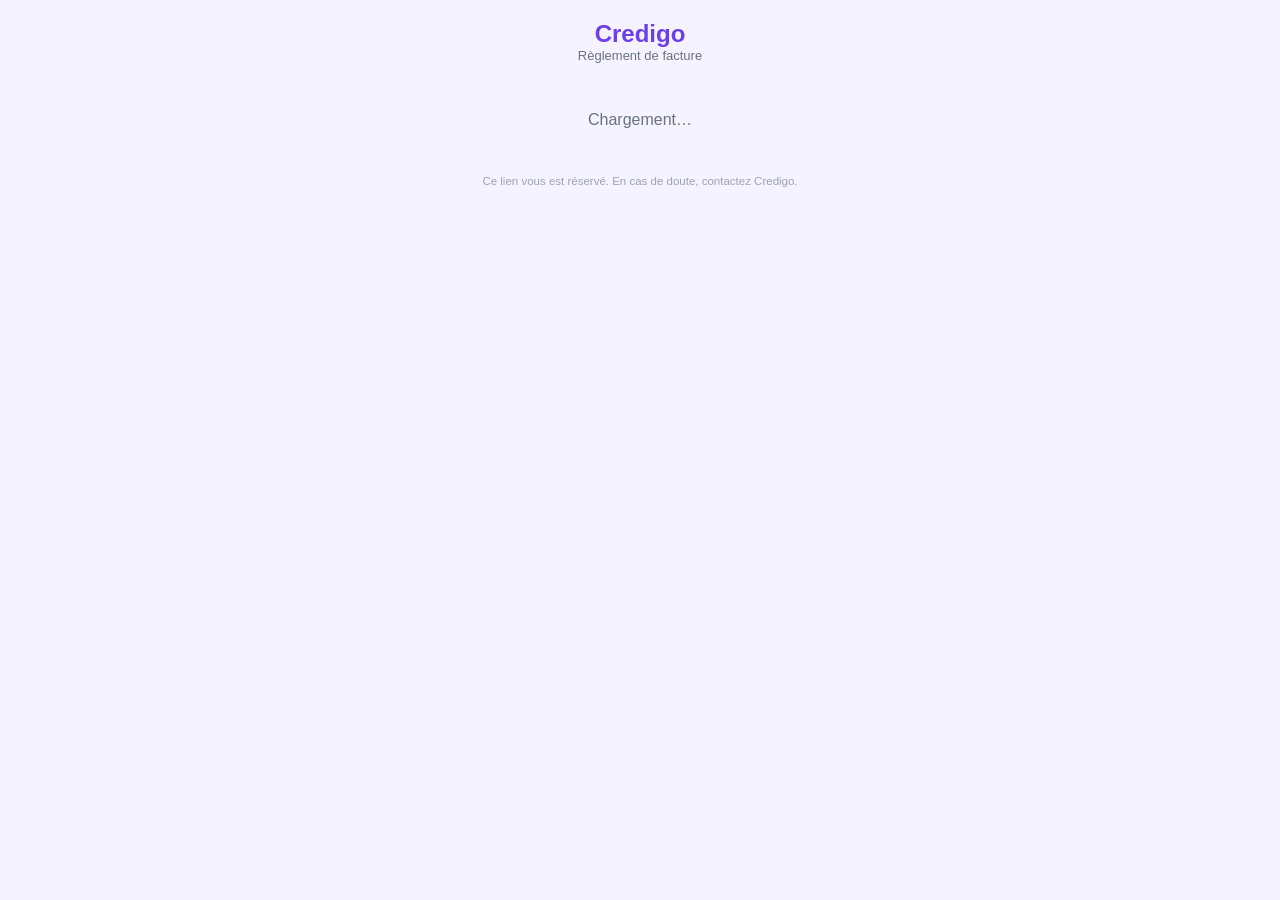
<file: facture.html>
<!DOCTYPE html>
<html lang="fr">
<head>
<meta charset="utf-8">
<meta name="viewport" content="width=device-width, initial-scale=1">
<title>Credigo — Règlement de facture</title>
<link rel="stylesheet" href="/tabler-icons.min.css">
<style>
  * { box-sizing: border-box; }
  body { margin: 0; font-family: -apple-system, BlinkMacSystemFont, 'Segoe UI', Roboto, sans-serif;
    background: #F5F3FF; color: #111827; padding: 20px 14px; }
  .wrap { max-width: 640px; margin: 0 auto; }
  .card { background: #fff; border-radius: 16px; padding: 22px 20px; margin-bottom: 14px;
    box-shadow: 0 2px 14px rgba(17,24,39,.06); }
  .logo { font-size: 24px; font-weight: 800; color: #6C3FE8; text-align: center; }
  .sub { text-align: center; color: #6B7280; font-size: 13px; margin-bottom: 18px; }
  h1 { font-size: 18px; margin: 0 0 4px; }
  .meta { font-size: 12.5px; color: #6B7280; margin-bottom: 14px; }
  .row { display: flex; justify-content: space-between; align-items: flex-start;
    padding: 9px 0; border-bottom: 1px solid #F3F4F6; font-size: 13.5px; gap: 10px; }
  .row:last-child { border: none; }
  .k { color: #6B7280; }
  .v { font-weight: 700; text-align: right; white-space: nowrap; }
  .dest { border: 1px solid #E5E7EB; border-radius: 11px; padding: 14px; margin-bottom: 10px; }
  .dest.solde { background: #F0FDF4; border-color: #BBF7D0; }
  .dest.attente { background: #FFFBEB; border-color: #FDE68A; }
  .dest-t { font-size: 14px; font-weight: 800; margin-bottom: 3px; }
  .compte { font-family: ui-monospace, monospace; font-size: 13px; background: #F9FAFB;
    padding: 7px 10px; border-radius: 7px; margin: 7px 0; word-break: break-all; }
  .note { font-size: 11.5px; color: #6B7280; line-height: 1.5; }
  .alerte { font-size: 12px; color: #B45309; background: #FFFBEB; border: 1px solid #FDE68A;
    border-radius: 8px; padding: 8px 10px; margin-top: 7px; line-height: 1.5; }
  .btn { width: 100%; padding: 13px; border-radius: 10px; border: none; font-size: 14.5px;
    font-weight: 800; cursor: pointer; font-family: inherit; background: #6C3FE8;
    color: #fff; margin-top: 10px; }
  .btn-o { background: #fff; color: #374151; border: 1.5px solid #E5E7EB; }
  .btn:disabled { opacity: .5; cursor: default; }
  input, select { width: 100%; padding: 11px 12px; border: 1px solid #E5E7EB;
    border-radius: 9px; font-size: 14px; font-family: inherit; margin-top: 4px; }
  label { font-size: 12.5px; font-weight: 700; color: #374151; display: block; margin-top: 11px; }
  .hide { display: none; }
  .msg { text-align: center; padding: 30px 10px; color: #6B7280; }
  .ico { font-size: 40px; margin-bottom: 10px; }
  .ligne { padding: 10px 0; border-bottom: 1px solid #F3F4F6; font-size: 13px; }
  .ligne:last-child { border: none; }
  .pastille { font-size: 10.5px; font-weight: 800; padding: 2px 8px; border-radius: 20px; }
  .p-du { background: #FFFBEB; color: #B45309; }
  .p-paye { background: #F0FDF4; color: #15803D; }
  .p-attente { background: #F3F4F6; color: #6B7280; }
  .foot { text-align: center; font-size: 11.5px; color: #9CA3AF; margin-top: 16px; }
</style>
</head>
<body>
<div class="wrap">
  <div class="logo">Credigo</div>
  <div class="sub">Règlement de facture</div>

  <div id="loading" class="msg">Chargement&#8230;</div>
  <div id="invalid" class="msg hide"><div class="ico">&#9888;</div><div id="invalid-msg"></div></div>

  <div id="content" class="hide">
    <div class="card">
      <h1 id="titre"></h1>
      <div class="meta" id="meta"></div>
      <div id="totaux"></div>
    </div>

    <!-- Chaque destinataire a SON compte : un virement mal adressé se
         retrace ensuite pendant des jours. -->
    <div class="card">
      <div style="font-size:12px;font-weight:800;color:#4C1D95;text-transform:uppercase;letter-spacing:.04em;margin-bottom:12px">
        Versements à effectuer
      </div>
      <div id="destinataires"></div>
    </div>

    <div class="card">
      <div style="font-size:12px;font-weight:800;color:#4C1D95;text-transform:uppercase;letter-spacing:.04em;margin-bottom:10px">
        Détail des dossiers
      </div>
      <div id="lignes"></div>
    </div>

    <div class="card" id="declares-card" style="display:none">
      <div style="font-size:12px;font-weight:800;color:#4C1D95;text-transform:uppercase;letter-spacing:.04em;margin-bottom:10px">
        Règlements déclarés
      </div>
      <div id="declares"></div>
    </div>

    <div class="card">
      <div id="form-titre" style="font-size:15px;font-weight:800;margin-bottom:4px">
        Déclarer un virement
      </div>
      <div class="note" style="margin-bottom:8px">
        Indiquez chaque virement effectué. Credigo le rapprochera de ses comptes
        puis clôturera la ligne correspondante.
      </div>

      <label>Bénéficiaire</label>
      <select id="benef"></select>

      <div id="selection-note" class="note" style="margin:8px 0;padding:9px 11px;background:#F9FAFB;border-radius:8px">
        Cochez les dossiers réglés dans le détail ci-dessus. Vous pouvez
        n'en régler qu'une partie.
      </div>

      <label>Montant viré (FCFA)</label>
      <input type="number" id="montant" placeholder="0">

      <label>Référence du virement</label>
      <input type="text" id="reference" placeholder="Ex. VIR-2026-00123">

      <label>Date du virement</label>
      <input type="date" id="date-vir">

      <label>Votre nom</label>
      <input type="text" id="declarant" placeholder="Nom et prénom">

      <button class="btn" id="btn-envoyer" onclick="declarer()">Déclarer ce virement</button>
    </div>
  </div>

  <div id="done" class="msg hide">
    <div class="ico">&#10003;</div>
    <div id="done-msg"></div>
    <div style="margin-top:16px"><button class="btn btn-o" onclick="location.reload()">Retour à la facture</button></div>
  </div>

  <div class="foot">Ce lien vous est réservé. En cas de doute, contactez Credigo.</div>
</div>

<script src="/supabase.min.js"></script>
<script>
  // Remplacés à la construction par les valeurs d'environnement.
  window.CREDIGO_SUPABASE_URL = '__CREDIGO_SUPABASE_URL__';
  window.CREDIGO_SUPABASE_ANON_KEY = '__CREDIGO_SUPABASE_ANON_KEY__';
</script>
<script>
function demarrer() {
  var SB_URL = window.CREDIGO_SUPABASE_URL || '';
  var SB_KEY = window.CREDIGO_SUPABASE_ANON_KEY || '';
  if (!window.supabase || !window.supabase.createClient) {
    document.getElementById('invalid-msg').textContent =
      'Service momentanément indisponible. Rechargez la page.';
    document.getElementById('loading').classList.add('hide');
    document.getElementById('invalid').classList.remove('hide');
    return;
  }
  if (!SB_URL || !SB_KEY) {
    document.getElementById('invalid-msg').textContent =
      'Configuration manquante. Contactez Credigo.';
    document.getElementById('loading').classList.add('hide');
    document.getElementById('invalid').classList.remove('hide');
    return;
  }
  var sb = window.supabase.createClient(SB_URL, SB_KEY, {
    auth: { persistSession: false, autoRefreshToken: false, detectSessionInUrl: false },
  });

  var dests = [];
  var token = (location.pathname.split('/facture/')[1] || '').split('?')[0].split('#')[0].trim();
  var data = null;

  function show(id) {
    ['loading','invalid','content','done'].forEach(function (x) {
      var e = document.getElementById(x);
      if (e) e.classList.toggle('hide', x !== id);
    });
  }
  function fail(m) {
    document.getElementById('invalid-msg').textContent = m;
    show('invalid');
  }
  function fmt(n) {
    return new Intl.NumberFormat('fr-FR').format(Math.round(n || 0));
  }
  function dateFr(d) {
    return d ? new Date(d).toLocaleDateString('fr-FR') : '—';
  }
  function esc(s) {
    return String(s == null ? '' : s).replace(/[<>&"]/g, function (c) {
      return ({ '<': '&lt;', '>': '&gt;', '&': '&amp;', '"': '&quot;' })[c];
    });
  }

  if (!token) { fail('Lien invalide.'); return; }

  charger();

  function charger() {
    sb.rpc('get_facture', { p_token: token }).then(function (res) {
      var d = (res && res.data) || {};
      if (res.error || d.error) {
        return fail(d.message || 'Cette facture est introuvable ou le lien a expiré.');
      }
      data = d;
      rendre();
      show('content');
    }, function () { fail('Service momentanément indisponible.'); });
  }

  function rendre() {
    document.getElementById('titre').textContent = 'Facture ' + (data.numero || '');
    document.getElementById('meta').textContent =
      (data.objet ? data.objet + ' · ' : '')
      + 'émise le ' + dateFr(data.date_emission)
      + (data.echeance ? ' · échéance ' + dateFr(data.echeance) : '');

    document.getElementById('totaux').innerHTML =
      '<div class="row"><span class="k">Total à régler</span>'
      + '<span class="v">' + fmt(data.total_du) + ' FCFA</span></div>'
      + (data.total_paye > 0
        ? '<div class="row"><span class="k">Déjà réglé</span>'
          + '<span class="v" style="color:#15803D">' + fmt(data.total_paye) + ' FCFA</span></div>'
          + '<div class="row"><span class="k">Solde</span>'
          + '<span class="v" style="color:#B45309">' + fmt(data.solde) + ' FCFA</span></div>'
        : '');

    // Les destinataires, avec leur compte respectif.
    dests = data.destinataires || [];
    var parFin = data.par_financeur || [];

    // Le bloc « financeur » global n'a pas de compte : ce sont les
    // financeurs individuels qui en ont un chacun.
    var html = dests.map(function (x) {
      if (x.cle === 'financeur' && parFin.length) return blocFinanceurs(parFin);
      return blocDest(x);
    }).join('');
    document.getElementById('destinataires').innerHTML = html;
    rendreDetail();
  }

  function blocFinanceurs(liste) {
    return liste.map(function (fin) {
      var attente = !fin.exigible;
      return '<div class="dest' + (attente ? ' attente' : '') + '">'
        + '<div style="display:flex;justify-content:space-between;gap:10px;align-items:flex-start">'
        +   '<div><div class="dest-t">' + esc(fin.nom || 'Financeur') + '</div>'
        +     '<div class="note">Créance rachetée · ' + esc(fin.dossiers || '') + '</div></div>'
        +   '<div style="text-align:right;white-space:nowrap">'
        +     '<div style="font-size:17px;font-weight:800;color:#9A3412">'
        +       fmt(fin.montant) + '</div>'
        +     '<div style="font-size:10.5px;color:#6B7280">à virer</div>'
        +   '</div>'
        + '</div>'
        + (fin.compte
            ? '<div class="compte">' + esc(fin.compte)
              + (fin.banque ? '<br><span style="font-size:11px;color:#6B7280">'
                 + esc(fin.banque) + '</span>' : '') + '</div>'
            : '<div class="alerte">Compte du financeur non renseign\u00e9 — '
              + 'contactez Credigo avant de virer.</div>')
        + (attente
            ? '<div class="alerte">Exigible apr\u00e8s r\u00e8glement du donneur d\u2019ordre.</div>'
            : '')
        + '</div>';
    }).join('');
  }

  function blocDest(x) {
      var solde = x.reste <= 0 && x.du > 0;
      var attente = !x.exigible && x.du > 0;
      var cls = solde ? 'dest solde' : attente ? 'dest attente' : 'dest';
      if (x.du <= 0 && x.paye <= 0) return '';
      return '<div class="' + cls + '">'
        + '<div style="display:flex;justify-content:space-between;gap:10px;align-items:flex-start">'
        +   '<div><div class="dest-t">' + esc(x.libelle) + '</div></div>'
        +   '<div style="text-align:right;white-space:nowrap">'
        +     '<div style="font-size:17px;font-weight:800;color:'
        +       (solde ? '#15803D' : '#B45309') + '">' + fmt(x.reste) + '</div>'
        +     '<div style="font-size:10.5px;color:#6B7280">'
        +       (solde ? 'soldé' : 'à virer') + '</div>'
        +   '</div>'
        + '</div>'
        + (x.compte
            ? '<div class="compte">' + esc(x.compte)
              + (x.intitule ? '<br><span style="font-size:11px;color:#6B7280">'
                 + esc(x.intitule) + '</span>' : '') + '</div>'
            : '')
        + (x.note ? '<div class="note">' + esc(x.note) + '</div>' : '')
        + (attente
            ? '<div class="alerte">Ce versement n\\u2019est pas encore exigible.</div>'
            : '')
        + (x.paye > 0
            ? '<div class="note" style="margin-top:5px;color:#15803D">D\\u00e9j\\u00e0 vir\\u00e9 : '
              + fmt(x.paye) + ' FCFA</div>'
            : '')
        + '</div>';
  }

  function rendreDetail() {

    // Le détail par dossier, avec le compte du financeur s'il y en a un.
    var lignes = data.lignes || [];
    document.getElementById('lignes').innerHTML = lignes.length
      ? lignes.map(function (l) {
          var paye = l.statut === 'paye' || l.archive;
          return '<div class="ligne">'
            + '<div style="display:flex;justify-content:space-between;gap:8px">'
            +   '<div>'
            +     (!paye
                    ? '<label style="display:inline-flex;align-items:center;gap:6px;cursor:pointer">'
                      + '<input type="checkbox" class="ligne-check" value="' + esc(l.id) + '" '
                      + 'data-credigo="' + (l.credigo_net || 0) + '" '
                      + 'data-tob="' + (l.credigo_taxe || 0) + '" '
                      + 'onchange="majSelection()">'
                      + '<b>' + esc(l.reference || '') + '</b></label>'
                    : '<b>' + esc(l.reference || '') + '</b>')
            +     '<div style="font-size:11.5px;color:#6B7280">' + esc(l.description || '') + '</div></div>'
            +   '<span class="pastille ' + (paye ? 'p-paye' : 'p-du') + '">'
            +     (paye ? 'Réglé' : 'Dû') + '</span>'
            + '</div>'
            + '<div style="font-size:12px;color:#6B7280;margin-top:5px;line-height:1.7">'
            +   'Financé : <b>' + fmt(l.montant_finance) + '</b><br>'
            +   'Commission Credigo : <b>' + fmt(l.credigo_brut) + '</b>'
            +   (l.credigo_taxe > 0 ? ' · TOB retenue −' + fmt(l.credigo_taxe) : '')
            +   ' → net <b>' + fmt(l.credigo_net) + '</b>'
            +   (l.creance_financeur
                ? '<br><span style="color:#9A3412">Créance rachetée par '
                  + esc(l.financeur_nom || 'un financeur') + ' : <b>'
                  + fmt(l.creance_financeur) + '</b>'
                  + (l.tob_financeur > 0 ? ' · TOB −' + fmt(l.tob_financeur) : '')
                  + ' → net <b>' + fmt(l.net_financeur) + '</b>'
                  + (l.compte_financeur
                      ? '<br>Compte : <span style="font-family:monospace">'
                        + esc(l.compte_financeur) + '</span>'
                        + (l.banque_financeur ? ' (' + esc(l.banque_financeur) + ')' : '')
                      : '<br><span style="color:#B45309">Compte du financeur non renseigné</span>')
                  + (!l.financeur_exigible
                      ? '<br><span style="color:#B45309">Exigible après règlement du donneur, '
                        + 'échéance ' + dateFr(l.echeance_donneur) + '</span>'
                      : '')
                  + '</span>'
                : '')
            + '</div></div>';
        }).join('')
      : '<div class="note">Aucune ligne.</div>';

    // Les règlements déjà déclarés
    var regl = data.reglements || [];
    if (regl.length) {
      document.getElementById('declares-card').style.display = '';
      document.getElementById('declares').innerHTML = regl.map(function (r) {
        return '<div class="ligne">'
          + '<div style="display:flex;justify-content:space-between;gap:8px">'
          +   '<div><b>' + fmt(r.montant) + ' FCFA</b>'
          +     '<div style="font-size:11.5px;color:#6B7280">'
          +       esc(r.beneficiaire) + ' · ' + esc(r.reference || '')
          +       ' · ' + dateFr(r.date_virement) + '</div></div>'
          +   '<span class="pastille ' + (r.rejete ? 'p-du' : r.verifie ? 'p-paye' : 'p-attente') + '">'
          +     (r.rejete ? 'Rejeté' : r.verifie ? 'Vérifié' : 'En vérification') + '</span>'
          + '</div>'
          + (r.rejete ? '<div class="alerte">' + esc(r.rejete) + '</div>' : '')
          + '</div>';
      }).join('');
    }

    // Le formulaire ne propose que ce qui reste à virer.
    var sel = document.getElementById('benef');
    sel.innerHTML = dests.filter(function (x) { return x.reste > 0 && x.exigible; })
      .map(function (x) {
        return '<option value="' + x.cle + '" data-montant="' + x.reste + '">'
          + esc(x.libelle) + ' — ' + fmt(x.reste) + ' FCFA</option>';
      }).join('');

    if (!sel.options.length) {
      sel.innerHTML = '<option value="">Aucun versement en attente</option>';
      document.getElementById('btn-envoyer').disabled = true;
    }
    sel.onchange = function () { preremplir(); majSelection(); };
    preremplir();

    document.getElementById('date-vir').value = new Date().toISOString().slice(0, 10);
  }

  // Pré-remplir le montant attendu évite les erreurs de saisie.
  function preremplir() {
    var sel = document.getElementById('benef');
    var opt = sel.options[sel.selectedIndex];
    if (opt && opt.dataset.montant) {
      document.getElementById('montant').value = Math.round(Number(opt.dataset.montant));
    }
  }

  // Le montant suit les lignes cochées : le saisir à part exposerait
  // à un écart entre ce qui est payé et ce qui est déclaré.
  window.majSelection = function () {
    var checks = Array.prototype.slice.call(
      document.querySelectorAll('.ligne-check:checked'));
    var benef = document.getElementById('benef').value;
    var total = checks.reduce(function (s, c) {
      return s + Number(benef === 'tob' ? c.dataset.tob : c.dataset.credigo);
    }, 0);

    var note = document.getElementById('selection-note');
    if (!checks.length) {
      note.innerHTML = 'Cochez les dossiers r\u00e9gl\u00e9s dans le d\u00e9tail '
        + 'ci-dessus. Vous pouvez n\u2019en r\u00e9gler qu\u2019une partie.';
      return;
    }
    if (benef === 'financeur') {
      note.innerHTML = '<b>' + checks.length + ' dossier(s) s\u00e9lectionn\u00e9(s)</b><br>'
        + 'Pour un financeur, saisissez le montant vir\u00e9 sur son compte.';
      return;
    }
    document.getElementById('montant').value = Math.round(total);
    note.innerHTML = '<b>' + checks.length + ' dossier(s) s\u00e9lectionn\u00e9(s)</b> \u2014 '
      + fmt(total) + ' FCFA';
  };

  window.declarer = function () {
    var benef = document.getElementById('benef').value;
    var montant = Number(document.getElementById('montant').value);
    var reference = document.getElementById('reference').value.trim();
    var dateVir = document.getElementById('date-vir').value;
    var declarant = document.getElementById('declarant').value.trim();

    if (!benef) { alert('S\\u00e9lectionnez un b\\u00e9n\\u00e9ficiaire.'); return; }
    if (!montant || montant <= 0) { alert('Indiquez le montant vir\\u00e9.'); return; }
    if (!reference) { alert('La r\\u00e9f\\u00e9rence du virement est n\\u00e9cessaire au rapprochement.'); return; }
    if (!declarant) { alert('Merci d\\u2019indiquer votre nom.'); return; }

    var b = document.getElementById('btn-envoyer');
    b.disabled = true; b.textContent = 'Envoi\\u2026';

    var dest = (data.destinataires || []).find(function (x) { return x.cle === benef; });

    var lignesCochees = Array.prototype.slice.call(
      document.querySelectorAll('.ligne-check:checked')).map(function (c) { return c.value; });

    if (!lignesCochees.length) {
      alert('Cochez les dossiers concern\u00e9s par ce virement.');
      b.disabled = false; b.textContent = 'D\u00e9clarer ce virement';
      return;
    }

    sb.rpc('declarer_reglement_lignes', {
      p_token: token,
      p_beneficiaire: benef,
      p_line_ids: lignesCochees,
      p_montant: montant,
      p_reference: reference,
      p_date: dateVir || null,
      p_compte: dest ? dest.compte : null,
      p_declarant: declarant,
      p_financeur_id: null,
      p_ip: null,
      p_agent: navigator.userAgent,
    }).then(function (res) {
      var d = (res && res.data) || {};
      if (res.error || d.error) {
        alert(d.message || 'Une erreur est survenue.');
        b.disabled = false; b.textContent = 'D\\u00e9clarer ce virement';
        return;
      }
      document.getElementById('done-msg').textContent = d.message
        || 'Virement d\\u00e9clar\\u00e9. Credigo le v\\u00e9rifiera.';
      show('done');
    }, function () {
      alert('Service momentan\\u00e9ment indisponible.');
      b.disabled = false; b.textContent = 'D\\u00e9clarer ce virement';
    });
  };
}

// Le script Supabase est chargé avant le nôtre, mais rien ne garantit
// qu'il soit évalué : on attend que la page soit prête.
if (document.readyState === 'loading') {
  document.addEventListener('DOMContentLoaded', demarrer);
} else {
  demarrer();
}
</script>
<script src="/credigo-erreurs.js"></script>
<script>
  // Les erreurs de cette page remontent au back-office : une page
  // cassée ne se signale presque jamais, la personne ferme et s'en va.
  if (window.CredigoErreurs) CredigoErreurs.init({ surface: 'portail_banque' });
</script>
</body>
</html>
</file>
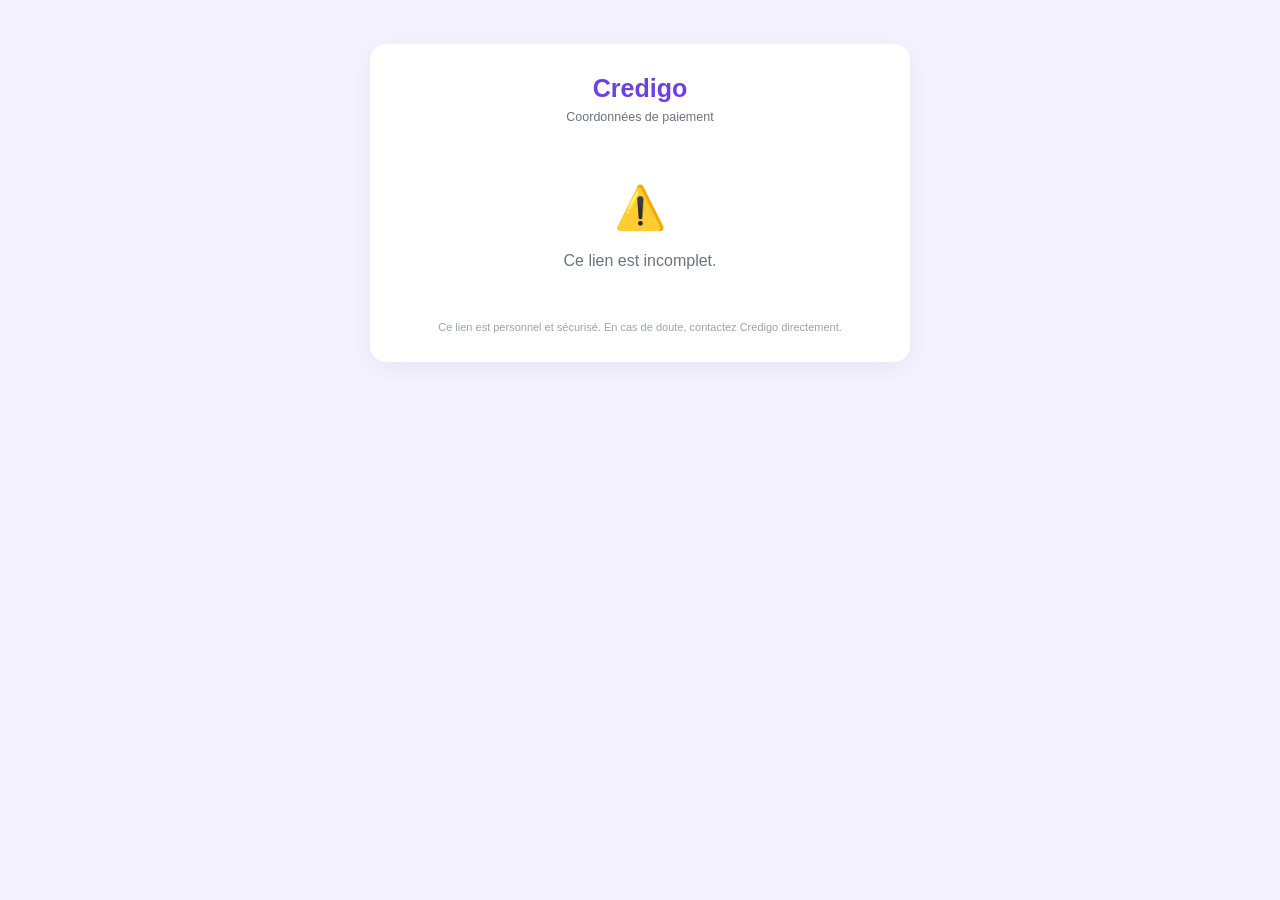
<file: paiement.html>
<!DOCTYPE html>
<html lang="fr">
<head>
<meta charset="utf-8">
<meta name="viewport" content="width=device-width, initial-scale=1">
<title>Credigo — Coordonnées de paiement</title>
<style>
  * { box-sizing: border-box; margin: 0; padding: 0; }
  body { font-family: -apple-system, BlinkMacSystemFont, 'Segoe UI', Roboto, sans-serif; background: #F5F3FF; color: #1F2937; line-height: 1.5; padding: 20px; }
  .wrap { max-width: 540px; margin: 24px auto; }
  .card { background: #fff; border-radius: 16px; padding: 26px; box-shadow: 0 6px 24px rgba(76,29,149,.08); }
  .logo { font-size: 25px; font-weight: 800; color: #6C3FE8; text-align: center; }
  .sub { text-align: center; color: #6B7280; font-size: 12.5px; margin-bottom: 20px; }
  h1 { font-size: 18px; margin-bottom: 12px; color: #111827; }
  .lead { font-size: 14px; color: #4B5563; margin-bottom: 16px; line-height: 1.6; }
  .acct { background: #F5F3FF; border: 1.5px solid #DDD6FE; border-radius: 12px; padding: 16px; margin-bottom: 14px; }
  .acct-bank { font-size: 12px; color: #6D28D9; font-weight: 700; }
  .acct-num { font-size: 20px; font-weight: 800; color: #4C1D95; letter-spacing: .5px; word-break: break-all; margin: 4px 0; }
  .acct-label { font-size: 12px; color: #7C3AED; }
  .row { display: flex; justify-content: space-between; padding: 8px 0; font-size: 14px; border-bottom: 1px solid #F3F4F6; }
  .row .k { color: #6B7280; }
  .row .v { font-weight: 700; text-align: right; }
  .num { font-family: monospace; color: #6C3FE8; font-weight: 800; }
  .warn { font-size: 13px; color: #B45309; background: #FFF7ED; border-radius: 8px; padding: 11px; margin: 14px 0; line-height: 1.5; }
  .btn { width: 100%; padding: 15px; border-radius: 11px; border: none; font-size: 15px; font-weight: 800; cursor: pointer; font-family: inherit; background: #15803D; color: #fff; margin-top: 14px; }
  .btn-o { background: #fff; color: #374151; border: 1.5px solid #E5E7EB; }
  .sign-pad { width: 100%; height: 110px; border: 1.5px dashed #C4B5FD; border-radius: 10px; background: #fff; touch-action: none; margin-top: 4px; }
  .hide { display: none; }
  .msg { text-align: center; padding: 30px 10px; color: #6B7280; }
  .ico { font-size: 42px; margin-bottom: 10px; }
  .foot { text-align: center; color: #9CA3AF; font-size: 11px; margin-top: 16px; }
</style>
</head>
<body>
<div class="wrap">
  <div class="card">
    <div class="logo">Credigo</div>
    <div class="sub">Coordonnées de paiement</div>

    <div id="loading" class="msg">Chargement…</div>
    <div id="invalid" class="msg hide"><div class="ico">⚠️</div><div id="invalid-msg">Ce lien est invalide ou a expiré.</div></div>

    <div id="content" class="hide">
      <h1>Financement confirmé</h1>
      <div class="lead" id="lead">Le financement de ce marché est confirmé. Voici le compte sur lequel régler ce marché à l'échéance.</div>

      <div class="acct">
        <div class="acct-bank" id="p-bank">Compte de cantonnement</div>
        <div class="acct-num" id="p-account">—</div>
        <div class="acct-label" id="p-label"></div>
      </div>

      <div class="row"><span class="k">Dossier</span><span class="v num" id="p-num">—</span></div>
      <div class="row"><span class="k">Marché</span><span class="v" id="p-objet">—</span></div>
      <div class="row"><span class="k">Montant à régler</span><span class="v" id="p-montant">—</span></div>
      <div class="row"><span class="k">Échéance de paiement</span><span class="v" id="p-echeance">—</span></div>

      <div class="warn">⚠️ Réglez <b>uniquement</b> sur ce compte, pour ce dossier. N'utilisez aucune autre coordonnée, même transmise par un tiers ou par le prestataire.</div>

      <!-- Instructions de paiement : le motif à recopier -->
      <div style="border:1px solid #E5E7EB;border-radius:12px;padding:14px;margin-bottom:14px">
        <div style="font-size:12px;font-weight:800;color:#6C3FE8;text-transform:uppercase;letter-spacing:.4px;margin-bottom:8px">Comment payer</div>
        <ol style="margin:0 0 0 18px;padding:0;font-size:13px;line-height:1.7;color:#374151">
          <li>Effectuez le virement sur le compte de cantonnement ci-dessus, à l'échéance.</li>
          <li>Indiquez <b>obligatoirement</b> ce motif sur le virement :</li>
        </ol>
        <div style="background:#F9FAFB;border:1px dashed #C4B5FD;border-radius:8px;padding:10px;margin:8px 0;font-family:monospace;font-size:13px;font-weight:700;color:#4C1D95;word-break:break-all" id="p-motif">—</div>
        <button type="button" id="copy-motif" style="font-size:11px;color:#6C3FE8;background:none;border:none;cursor:pointer;padding:0;font-weight:700">Copier le motif</button>
        <ol start="3" style="margin:8px 0 0 18px;padding:0;font-size:13px;line-height:1.7;color:#374151">
          <li>Nous vous <b>rappellerons avant l'échéance</b>. Le jour du paiement, vous confirmerez le règlement et joindrez votre preuve depuis votre espace personnel Credigo (lien à conserver en favori) — pas besoin de rechercher cet email.</li>
        </ol>
      </div>

      <button class="btn" id="btn-ack">J'ai bien reçu ces coordonnées</button>
      <button class="btn btn-o" id="btn-goto-proof" style="border-color:#86EFAC;color:#166534">D&#233;clarer mon r&#232;glement</button>
      <!-- Sortie depuis l'écran principal : le donneur d'ordre consulte
           les coordonnées puis retourne à son espace. -->
      <button class="btn btn-o" id="btn-content-quit">Fermer et retourner &#224; mon espace</button>
    </div>

    <!-- Déclaration de paiement : accessible à tout moment, avant comme
         après l'échéance. Un donneur d'ordre qui paie en avance doit
         pouvoir le signaler sans attendre. -->
    <div id="proof-step" class="hide">
      <h1 style="font-size:17px;margin-bottom:6px">D&#233;clarer mon r&#232;glement</h1>
      <div class="lead" style="margin-bottom:14px">Indiquez les informations de votre virement. Nous les transmettrons &#224; la banque pour v&#233;rification.</div>

      <div id="proof-avis" style="display:none;background:#EFF6FF;border:1px solid #BFDBFE;border-radius:10px;padding:11px 13px;margin-bottom:14px;font-size:12.5px;color:#1E3A8A;line-height:1.6"></div>

      <div class="row"><span class="k">Dossier</span><span class="v" id="proof-num">&#8212;</span></div>
      <div class="row"><span class="k">Montant attendu</span><span class="v" id="proof-attendu">&#8212;</span></div>

      <label>R&#233;f&#233;rence du virement</label>
      <input type="text" id="proof-ref" placeholder="R&#233;f&#233;rence figurant sur votre avis">

      <div class="grid2">
        <div><label>Date du virement</label><input type="date" id="proof-date"></div>
        <div><label>Montant vir&#233; (FCFA)</label><input type="number" id="proof-amount" placeholder="Montant"></div>
      </div>

      <label>Justificatif (avis de virement, re&#231;u&#8230;)</label>
      <input type="file" id="proof-file" accept="image/jpeg,image/png,image/webp,application/pdf" style="width:100%;font-size:13px">
      <div style="font-size:11px;color:#9CA3AF;margin-top:3px">Image ou PDF, 8&#160;Mo maximum. Fortement recommand&#233; : il acc&#233;l&#232;re la v&#233;rification.</div>

      <label>Votre nom</label>
      <input type="text" id="proof-nom" placeholder="Nom et pr&#233;nom du d&#233;clarant">

      <label>Signature</label>
      <canvas class="sign-pad" id="proof-sign"></canvas>
      <button type="button" id="proof-sign-clear" style="background:none;border:none;color:#6C3FE8;font-size:11.5px;font-weight:700;cursor:pointer;padding:4px 0;width:auto">Effacer la signature</button>

      <div style="font-size:11.5px;color:#6B7280;line-height:1.55;background:#F9FAFB;border-radius:9px;padding:10px;margin-top:10px">
        En signant, vous d&#233;clarez avoir effectu&#233; ce virement. Cette d&#233;claration est horodat&#233;e et conserv&#233;e.
      </div>

      <button class="btn" id="btn-proof" style="background:#166534">Envoyer ma d&#233;claration</button>
      <button class="btn btn-o" id="btn-proof-back">Retour aux coordonn&#233;es</button>
      <!-- Sortie directe : le donneur d'ordre peut vouloir quitter sans
           passer par l'écran précédent. -->
      <button class="btn btn-o" id="btn-proof-quit">Fermer et retourner &#224; mon espace</button>
      <div class="err" id="proof-err"></div>
    </div>

    <div id="done" class="msg hide">
      <div class="ico">✓</div>
      <div id="done-msg">Merci, nous avons bien enregistr&#233; que vous avez re&#231;u les coordonn&#233;es de paiement.</div>

      <!-- Rappel des coordonnées : le donneur d'ordre quitte cette page pour
           faire son virement. Les lui redonner ici évite un aller-retour. -->
      <div id="done-recap" style="text-align:left;background:#F9FAFB;border:1px solid #E5E7EB;border-radius:11px;padding:13px 15px;margin-top:16px;font-size:13px;line-height:1.8"></div>

      <div id="done-conseil" style="text-align:left;background:#FFFBEB;border:1px solid #FDE68A;border-radius:10px;padding:11px 13px;margin-top:12px;font-size:12.5px;color:#78350F;line-height:1.6">
        <b>&#192; retenir</b><br>
        Indiquez bien le motif ci-dessus lors de votre virement : c'est ce qui nous permet
        d'identifier votre r&#232;glement.<br>
        Nous vous rappellerons avant l'&#233;ch&#233;ance. Vous pourrez confirmer votre paiement
        depuis votre espace, o&#249; vous retrouverez aussi tous vos march&#233;s.
      </div>

      <div id="done-actions" style="margin-top:18px"></div>
    </div>

    <div class="foot">Ce lien est personnel et sécurisé. En cas de doute, contactez Credigo directement.</div>
  </div>
</div>

<script src="/supabase.min.js"></script>
<script>
  window.CREDIGO_SUPABASE_URL = '__CREDIGO_SUPABASE_URL__';
  window.CREDIGO_SUPABASE_ANON_KEY = '__CREDIGO_SUPABASE_ANON_KEY__';
</script>
<script>
(function () {
  var url = window.CREDIGO_SUPABASE_URL || '';
  var key = window.CREDIGO_SUPABASE_ANON_KEY || '';
  var sb = null;
  var token = (location.pathname.split('/p/')[1] || '').split('?')[0].split('#')[0].trim();

  function show(id) { ['loading','invalid','content','proof-step','done'].forEach(function (x) { var el = document.getElementById(x); if (el) el.classList.toggle('hide', x !== id); }); }
  // Rappel des coordonnées après confirmation : le donneur d'ordre quitte
  // cette page pour effectuer son virement, autant qu'il ait tout sous les yeux.
  function remplirRecap() {
    var box = document.getElementById('done-recap');
    var p = window.__paiement;
    if (!box || !p) return;
    var lignes = [];
    if (p.compte) lignes.push('<b>Compte</b><br>' + p.compte + (p.banque ? ' &#8212; ' + p.banque : ''));
    if (p.montant) lignes.push('<b>Montant</b><br>' + fmt(p.montant));
    if (p.echeance) lignes.push('<b>&#192; r&#233;gler avant le</b><br>' + dateFr(p.echeance));
    if (p.motif) lignes.push('<b>Motif du virement</b><br><span style="font-family:monospace;color:#6C3FE8">' + p.motif + '</span>');
    box.innerHTML = lignes.join('<div style="height:9px"></div>');
  }

  function fail(msg) { if (msg) document.getElementById('invalid-msg').textContent = msg; show('invalid'); }
  function fmt(n) { return new Intl.NumberFormat('fr-FR').format(Math.round(n || 0)) + ' FCFA'; }
  function dateFr(d) { if (!d) return '—'; try { return new Date(d).toLocaleDateString('fr-FR', { day: '2-digit', month: 'long', year: 'numeric' }); } catch (e) { return d; } }

  if (!token) { fail('Ce lien est incomplet.'); return; }
  if (!url || !key || url.indexOf('__') === 0 || !window.supabase) { fail('Service momentanément indisponible.'); return; }
  sb = window.supabase.createClient(url, key, { auth: { persistSession: false, autoRefreshToken: false, detectSessionInUrl: false } });

  window.__clientIp = null;
  try { var _ipc = new AbortController(); setTimeout(function(){ try{_ipc.abort();}catch(e){} }, 3000); fetch('https://api.ipify.org?format=json', { signal: _ipc.signal }).then(function (r) { return r.json(); }).then(function (d) { window.__clientIp = d && d.ip ? d.ip : null; }, function () {}); } catch (e) {}

  sb.rpc('get_payment_instruction', { p_token: token }).then(function (res) {
    if (res.error || !res.data || res.data.error) {
      var e = res.data && res.data.error;
      return fail(e === 'expired' ? 'Ce lien a expiré. Contactez Credigo.' : 'Ce lien est invalide ou a expiré.');
    }
    var d = res.data;
    // Seul un règlement DÉJÀ VÉRIFIÉ ferme la page. Une déclaration en
    // cours de vérification doit rester modifiable : le donneur d'ordre
    // peut vouloir corriger une référence ou joindre le justificatif
    // qu'il n'avait pas sous la main.
    if (d.payment_status === 'verified') {
      document.getElementById('done-msg').textContent =
        'Votre r\u00e8glement a \u00e9t\u00e9 v\u00e9rifi\u00e9. Ce march\u00e9 est sold\u00e9. Merci.';

      // Le rappel « indiquez bien le motif » n'a plus de sens une fois le
      // virement effectué : on le masque, et on récapitule ce qui a été
      // déclaré plutôt que les coordonnées à utiliser.
      var aRetenir = document.getElementById('done-conseil');
      if (aRetenir) aRetenir.style.display = 'none';

      var recap = document.getElementById('done-recap');
      if (recap) {
        var l = [];
        if (d.proof_reference) l.push('<b>R\u00e9f\u00e9rence</b><br>' + d.proof_reference);
        if (d.proof_amount) l.push('<b>Montant d\u00e9clar\u00e9</b><br>' + fmt(d.proof_amount));
        if (d.proof_date) l.push('<b>Date du virement</b><br>' + dateFr(d.proof_date));
        recap.innerHTML = l.length
          ? '<div style="font-weight:800;margin-bottom:8px;color:#111827">Votre d\u00e9claration</div>' + l.join('<div style="height:9px"></div>')
          : '';
        // Un encadré vide n'apporte rien : on le retire.
        if (!l.length) recap.style.display = 'none';
      }

      show('done'); fillPortalActions(); return;
    }
    // Coordonnées déjà reçues : la page reste utilisable. Le donneur d'ordre
    // doit pouvoir les reconsulter et déclarer son règlement quand il veut.
    // Sauter à l'écran final le privait de ces deux possibilités.
    window.__dejaAccuse = !!d.acknowledged;

    sb.rpc('track_payment_open', { p_token: token }).then(function () {}, function () {});

    document.getElementById('p-bank').textContent = d.bank_name ? ('Compte de cantonnement — ' + d.bank_name) : 'Compte de cantonnement';
    document.getElementById('p-account').textContent = d.cantonnement_account || '—';
    document.getElementById('p-label').textContent = d.cantonnement_label || '';
    document.getElementById('p-num').textContent = d.contract_number || '—';
    document.getElementById('p-objet').textContent = d.market_object || '—';
    document.getElementById('p-montant').textContent = fmt(d.amount_expected);
    document.getElementById('p-echeance').textContent = dateFr(d.date_payment);
    document.getElementById('p-motif').textContent = d.payment_motif || d.contract_number || '—';
    window.__motif = d.payment_motif || '';
    window.__num = d.contract_number || '';
    // Conservé pour le récapitulatif affiché après confirmation.
    // Déclaration déjà faite : on la conserve pour pré-remplir le
    // formulaire et proposer une correction plutôt qu'une nouvelle saisie.
    window.__declaration = d.proof_submitted ? {
      reference: d.proof_reference, montant: d.proof_amount,
      date: d.proof_date, le: d.proof_submitted_at,
    } : null;

    window.__paiement = {
      banque: d.bank_name || '',
      compte: d.cantonnement_account || '',
      montant: d.amount_expected,
      echeance: d.date_payment,
      motif: d.payment_motif || d.contract_number || '',
    };
    // Si les coordonnées ont déjà été reçues, on masque l'accusé de
    // réception et on met en avant la déclaration de règlement.
    // Coordonnées déjà reçues, ou déclaration déjà faite : dans les deux
    // cas, l'action utile est de déclarer ou de corriger son règlement.
    if (window.__dejaAccuse || window.__declaration) {
      var ack = document.getElementById('btn-ack');
      if (ack) ack.classList.add('hide');
      var go = document.getElementById('btn-goto-proof');
      if (go) {
        go.className = 'btn';
        go.style.background = '#166534';
        go.style.color = '#fff';
        go.style.borderColor = 'transparent';
        if (window.__declaration) {
          go.textContent = 'Compl\u00e9ter ou corriger ma d\u00e9claration';
        }
      }
    }
    show('content');
  }, function () { fail('Service momentanément indisponible.'); });

  document.getElementById('btn-ack').addEventListener('click', function () {
    var b = document.getElementById('btn-ack');
    b.disabled = true; b.textContent = 'Enregistrement…';
    sb.rpc('acknowledge_payment_instruction', { p_token: token, p_ip: window.__clientIp || null, p_agent: navigator.userAgent })
      .then(function (res) {
        if (res.error) { b.disabled = false; b.textContent = 'J\u2019ai bien reçu ces coordonnées'; alert('Réessayez.'); return; }
        show('done'); fillPortalActions();
      }, function () { b.disabled = false; b.textContent = 'J\u2019ai bien reçu ces coordonnées'; alert('Connexion impossible.'); });
  });

  // ── Signature de la déclaration ──
  // Déclarer un règlement engage : la signature vaut preuve en cas de
  // contestation ultérieure de la banque.
  var pCanvas = document.getElementById('proof-sign'), pCtx = null, pDraw = false, pSigne = false;
  function initProofSign() {
    if (!pCanvas) return;
    var ratio = window.devicePixelRatio || 1;
    pCanvas.width = pCanvas.offsetWidth * ratio;
    pCanvas.height = pCanvas.offsetHeight * ratio;
    pCtx = pCanvas.getContext('2d');
    pCtx.scale(ratio, ratio);
    pCtx.lineWidth = 2; pCtx.lineCap = 'round'; pCtx.strokeStyle = '#111827';
  }
  function pPos(e) {
    var r = pCanvas.getBoundingClientRect();
    var p = e.touches ? e.touches[0] : e;
    return { x: p.clientX - r.left, y: p.clientY - r.top };
  }
  if (pCanvas) {
    pCanvas.addEventListener('mousedown', function (e) { e.preventDefault(); pDraw = true; pSigne = true; var q = pPos(e); pCtx.beginPath(); pCtx.moveTo(q.x, q.y); });
    pCanvas.addEventListener('mousemove', function (e) { if (!pDraw) return; e.preventDefault(); var q = pPos(e); pCtx.lineTo(q.x, q.y); pCtx.stroke(); });
    pCanvas.addEventListener('mouseup', function () { pDraw = false; });
    pCanvas.addEventListener('mouseleave', function () { pDraw = false; });
    pCanvas.addEventListener('touchstart', function (e) { e.preventDefault(); pDraw = true; pSigne = true; var q = pPos(e); pCtx.beginPath(); pCtx.moveTo(q.x, q.y); });
    pCanvas.addEventListener('touchmove', function (e) { if (!pDraw) return; e.preventDefault(); var q = pPos(e); pCtx.lineTo(q.x, q.y); pCtx.stroke(); });
    pCanvas.addEventListener('touchend', function () { pDraw = false; });
    var pClear = document.getElementById('proof-sign-clear');
    if (pClear) pClear.addEventListener('click', function () {
      if (pCtx) pCtx.clearRect(0, 0, pCanvas.width, pCanvas.height); pSigne = false;
    });
  }

  function empreinte() {
    try {
      var raw = [navigator.userAgent, navigator.language, screen.width + 'x' + screen.height,
                 new Date().getTimezoneOffset()].join('|');
      var x = 0;
      for (var i = 0; i < raw.length; i++) { x = ((x << 5) - x) + raw.charCodeAt(i); x |= 0; }
      return 'fp_' + Math.abs(x).toString(36);
    } catch (e) { return null; }
  }

  // ── Déclaration de règlement ──
  // Le donneur d'ordre peut signaler son paiement quand il le souhaite,
  // y compris avant l'échéance.
  var goProof = document.getElementById('btn-goto-proof');
  if (goProof) goProof.addEventListener('click', function () {
    var p = window.__paiement || {};
    var dec = window.__declaration;

    // Une déclaration existante se corrige : on la rappelle et on
    // pré-remplit, plutôt que d'obliger à tout resaisir.
    var avis = document.getElementById('proof-avis');
    if (avis) {
      if (dec) {
        avis.style.display = 'block';
        avis.innerHTML = '<b>Vous avez d\u00e9j\u00e0 d\u00e9clar\u00e9 ce r\u00e8glement'
          + (dec.le ? ' le ' + dateFr(dec.le) : '') + '.</b><br>'
          + 'Vous pouvez corriger les informations ci-dessous ou joindre votre justificatif.';
      } else {
        avis.style.display = 'none';
      }
    }
    if (dec) {
      var r = document.getElementById('proof-ref');
      if (r && !r.value) r.value = dec.reference || '';
      var dt = document.getElementById('proof-date');
      if (dt && dec.date) dt.value = String(dec.date).slice(0, 10);
      var mt = document.getElementById('proof-amount');
      if (mt && dec.montant) mt.value = Math.round(dec.montant);
    }
    var n = document.getElementById('proof-num');
    if (n) n.textContent = window.__num || '\u2014';
    var a = document.getElementById('proof-attendu');
    if (a) a.textContent = p.montant ? fmt(p.montant) : '\u2014';
    // Pré-remplissage : la date du jour et le montant attendu sont les
    // valeurs les plus probables.
    var d = document.getElementById('proof-date');
    if (d && !d.value) d.value = new Date().toISOString().slice(0, 10);
    var m = document.getElementById('proof-amount');
    if (m && !m.value && p.montant) m.value = Math.round(p.montant);
    show('proof-step');
    initProofSign();
  });

  var proofBack = document.getElementById('btn-proof-back');
  if (proofBack) proofBack.addEventListener('click', function () { show('content'); });

  // Sortie vers l'espace personnel. Utilisée depuis l'écran des
  // coordonnées comme depuis le formulaire de déclaration.
  function quitterVersPortail() {
    sb.rpc('portal_code_from_payment', { p_token: token }).then(function (res) {
      var code = res && res.data;
      if (code) location.href = '/portail/' + code;
      else window.close();
    }, function () { window.close(); });
  }

  var proofQuit = document.getElementById('btn-proof-quit');
  if (proofQuit) proofQuit.addEventListener('click', quitterVersPortail);

  var contentQuit = document.getElementById('btn-content-quit');
  if (contentQuit) contentQuit.addEventListener('click', quitterVersPortail);

  var proofBtn = document.getElementById('btn-proof');
  if (proofBtn) proofBtn.addEventListener('click', function () {
    var ref = (document.getElementById('proof-ref') || {}).value || '';
    var dateV = (document.getElementById('proof-date') || {}).value || '';
    var montant = (document.getElementById('proof-amount') || {}).value || '';
    var fileInput = document.getElementById('proof-file');
    var file = fileInput && fileInput.files && fileInput.files[0];
    var err = document.getElementById('proof-err');

    if (!ref.trim()) { err.textContent = 'Indiquez la r\u00e9f\u00e9rence de votre virement.'; return; }
    if (!montant || Number(montant) <= 0) { err.textContent = 'Indiquez le montant vir\u00e9.'; return; }
    var nom = ((document.getElementById('proof-nom') || {}).value || '').trim();
    if (nom.length < 3) { err.textContent = 'Indiquez votre nom.'; return; }
    if (!pSigne) { err.textContent = 'Merci de signer votre d\u00e9claration.'; return; }

    err.textContent = '';
    proofBtn.disabled = true; proofBtn.textContent = 'Envoi\u2026';

    function terminer(cheminFichier, nomFichier) {
      sb.rpc('submit_payment_proof', {
        p_token: token,
        p_reference: ref.trim(),
        p_date: dateV || null,
        p_amount: Number(montant),
        p_path: cheminFichier || null,
        p_name: nomFichier || null,
        p_ip: window.__clientIp || null,
        p_signer_name: nom,
        p_signature: pCanvas ? pCanvas.toDataURL('image/png') : null,
        p_agent: navigator.userAgent,
        p_fingerprint: empreinte(),
        p_legal_version: 'CGPAY-2026-08',
      }).then(function (res) {
        proofBtn.disabled = false; proofBtn.textContent = 'Envoyer ma d\u00e9claration';
        var d2 = res.data || {};
        if (res.error || d2.error) {
          err.textContent = 'Enregistrement impossible. R\u00e9essayez.';
          return;
        }
        var msg = document.getElementById('done-msg');
        if (msg) {
          msg.textContent = 'Merci, votre d\u00e9claration de r\u00e8glement est enregistr\u00e9e. '
            + 'Nous v\u00e9rifions aupr\u00e8s de la banque et vous informerons d\u00e8s confirmation.';
        }
        show('done'); fillPortalActions();
      }, function () {
        proofBtn.disabled = false; proofBtn.textContent = 'Envoyer ma d\u00e9claration';
        err.textContent = 'Connexion impossible.';
      });
    }

    if (file) {
      if (file.size > 8 * 1024 * 1024) {
        proofBtn.disabled = false; proofBtn.textContent = 'Envoyer ma d\u00e9claration';
        err.textContent = 'Fichier trop volumineux (max 8\u00a0Mo).'; return;
      }
      var reader = new FileReader();
      reader.onload = function () {
        fetch('https://credigo-backoffice.netlify.app/.netlify/functions/payment-proof-upload', {
          method: 'POST', headers: { 'Content-Type': 'application/json' },
          body: JSON.stringify({
            token: token, fileBase64: String(reader.result).split(',')[1],
            fileName: file.name, contentType: file.type,
          }),
        }).then(function (r) { return r.json(); }).then(function (res) {
          // Le justificatif est un plus : son échec ne doit pas bloquer
          // la déclaration elle-même.
          terminer(res && res.path, file.name);
        }).catch(function () { terminer(null, null); });
      };
      reader.onerror = function () {
        proofBtn.disabled = false; proofBtn.textContent = 'Envoyer ma d\u00e9claration';
        err.textContent = 'Lecture du fichier impossible.';
      };
      reader.readAsDataURL(file);
    } else {
      terminer(null, null);
    }
  });

  function fillPortalActions() {
    // Le récapitulatif accompagne toujours l'écran de confirmation, quel que
    // soit le chemin emprunté pour y arriver.
    remplirRecap();
    sb.rpc('portal_code_from_payment', { p_token: token }).then(function (res) {
      var actions = document.getElementById('done-actions');
      if (!actions) return;
      var code = res && res.data;
      var html = '';
      if (code) html += '<a href="/portail/' + code + '" style="display:block;background:#6C3FE8;color:#fff;text-decoration:none;text-align:center;padding:13px;border-radius:10px;font-weight:800;font-size:14px;margin-bottom:8px">Voir tous mes marchés</a>';
      // « window.close() » ne fonctionne pas sur un onglet ouvert depuis un
      // lien : on renvoie vers le portail, qui est la destination utile.
      html += code
        ? '<button onclick="location.href=\'/portail/' + code + '\'" style="width:100%;background:#fff;color:#6B7280;border:1px solid #E5E7EB;padding:12px;border-radius:10px;font-weight:700;font-size:14px;cursor:pointer;font-family:inherit">Fermer et retourner \u00e0 mon espace</button>'
        : '<button onclick="window.close()" style="width:100%;background:#fff;color:#6B7280;border:1px solid #E5E7EB;padding:12px;border-radius:10px;font-weight:700;font-size:14px;cursor:pointer;font-family:inherit">Fermer</button>';
      actions.innerHTML = html;
    }, function () {});
  }

  // Copier le motif de virement
  var copyBtn = document.getElementById('copy-motif');
  if (copyBtn) copyBtn.addEventListener('click', function () {
    var m = document.getElementById('p-motif').textContent;
    try { navigator.clipboard.writeText(m); copyBtn.textContent = 'Motif copié ✓'; setTimeout(function () { copyBtn.textContent = 'Copier le motif'; }, 2000); } catch (e) {}
  });

  // La soumission de preuve se fait depuis le portail du donneur d'ordre :
  // le bloc correspondant a été retiré de cette page.

  // Soumettre la preuve de virement (fichier + infos)
})();
</script>
<script src="/credigo-erreurs.js"></script>
<script>
  // Les erreurs de cette page remontent au back-office : une page
  // cassée ne se signale presque jamais, la personne ferme et s'en va.
  if (window.CredigoErreurs) CredigoErreurs.init({ surface: 'portail_donneur' });
</script>
</body>
</html>
</file>
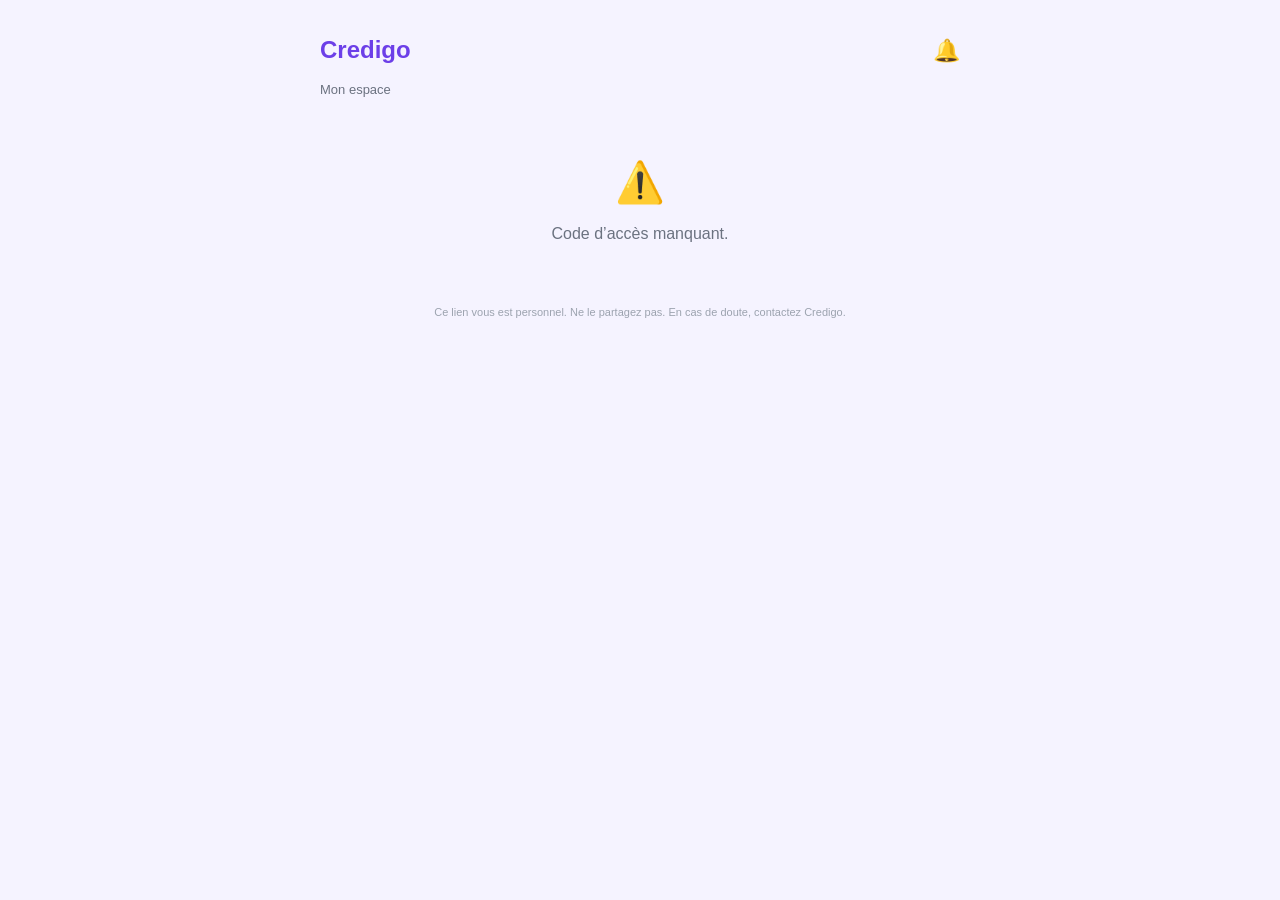
<file: portail.html>
<!DOCTYPE html>
<html lang="fr">
<head>
<meta charset="utf-8">
<meta name="viewport" content="width=device-width, initial-scale=1">
<title>Credigo — Mon espace</title>
<style>
  * { box-sizing: border-box; margin: 0; padding: 0; }
  body { font-family: -apple-system, BlinkMacSystemFont, 'Segoe UI', Roboto, sans-serif; background: #F5F3FF; color: #1F2937; line-height: 1.5; padding: 16px; }
  .wrap { max-width: 640px; margin: 16px auto; }
  .head { display: flex; align-items: center; justify-content: space-between; margin-bottom: 12px; }
  .logo { font-size: 24px; font-weight: 800; color: #6C3FE8; }
  .bell { position: relative; font-size: 22px; color: #6B7280; cursor: pointer; }
  #notif-panel { position: absolute; top: 46px; right: 0; width: 320px; max-width: calc(100vw - 32px);
    background: #fff; border: 1px solid #E5E7EB; border-radius: 13px;
    box-shadow: 0 10px 30px rgba(17,24,39,.14); z-index: 60; overflow: hidden; }
  .notif-item { padding: 11px 14px; border-bottom: 1px solid #F9FAFB; cursor: pointer; display: flex; gap: 9px; align-items: flex-start; }
  .notif-item:hover { background: #FAFAFB; }
  /* Point rouge : distingue d'un coup d'œil ce qui n'a pas été ouvert. */
  .card.neuf { position: relative; }
  .card.neuf::before { content: ''; position: absolute; top: 12px; right: 12px;
    width: 9px; height: 9px; border-radius: 50%; background: #DC2626;
    box-shadow: 0 0 0 3px rgba(220,38,38,.15); }
  .notif-dot { width: 8px; height: 8px; border-radius: 50%; background: #DC2626; flex-shrink: 0; margin-top: 5px; }
  .notif-dot.lu { background: transparent; }
  .pastille { position: absolute; top: -6px; right: -8px; background: #DC2626; color: #fff; font-size: 10px; font-weight: 800; min-width: 17px; height: 17px; border-radius: 9px; display: flex; align-items: center; justify-content: center; padding: 0 4px; }
  .sub { color: #6B7280; font-size: 13px; margin-bottom: 12px; }
  .search { width: 100%; padding: 11px 13px; border: 1px solid #E5E7EB; border-radius: 10px; font-size: 13.5px; font-family: inherit; margin-bottom: 10px; }
  .tabs { display: flex; gap: 6px; margin-bottom: 12px; flex-wrap: wrap; }
  .tab { padding: 8px 12px; border-radius: 20px; border: 1.5px solid #E5E7EB; background: #fff; font-size: 12px; font-weight: 700; cursor: pointer; color: #6B7280; white-space: nowrap; }
  .tab.active { background: #6C3FE8; color: #fff; border-color: #6C3FE8; }
  .tab .cnt { display: inline-block; margin-left: 3px; opacity: .8; }
  .tip { background: #EEF2FF; border: 1px solid #C7D2FE; border-radius: 10px; padding: 10px 12px; font-size: 12px; color: #3730A3; margin-bottom: 12px; line-height: 1.5; }
  .card { background: #fff; border-radius: 14px; padding: 15px; box-shadow: 0 4px 16px rgba(76,29,149,.07); margin-bottom: 10px; cursor: pointer; transition: transform .1s; }
  .card:active { transform: scale(.99); }
  .card.act { border-left: 4px solid #DC2626; }
  .c-top { display: flex; justify-content: space-between; align-items: flex-start; gap: 10px; margin-bottom: 6px; }
  .c-obj { font-size: 15px; font-weight: 800; color: #111827; }
  .c-num { font-family: monospace; font-size: 11.5px; color: #6C3FE8; font-weight: 700; }
  .badge { font-size: 10.5px; font-weight: 800; padding: 3px 9px; border-radius: 20px; white-space: nowrap; }
  .b-verify { background: #FEE2E2; color: #B91C1C; }
  .b-progress { background: #E0E7FF; color: #3730A3; }
  .b-approved { background: #DBEAFE; color: #1E40AF; }
  .b-topay { background: #FEF3C7; color: #B45309; }
  .b-paid { background: #DCFCE7; color: #15803D; }
  .c-meta { display: flex; justify-content: space-between; font-size: 12.5px; color: #6B7280; margin-top: 4px; }
  .c-open { font-size: 11.5px; color: #6C3FE8; font-weight: 700; margin-top: 6px; }
  .acct { background: #F5F3FF; border: 1.5px solid #DDD6FE; border-radius: 10px; padding: 13px; margin: 12px 0; }
  .acct-lbl { font-size: 11px; color: #6D28D9; font-weight: 800; text-transform: uppercase; letter-spacing: .3px; }
  .acct-num { font-size: 19px; font-weight: 800; color: #4C1D95; word-break: break-all; margin: 3px 0; }
  .acct-meta { font-size: 12px; color: #7C3AED; }
  .row { display: flex; justify-content: space-between; font-size: 13px; padding: 4px 0; }
  .row .k { color: #6B7280; } .row .v { font-weight: 700; }
  .motif { background: #F9FAFB; border: 1px dashed #C4B5FD; border-radius: 8px; padding: 8px; font-family: monospace; font-size: 12px; font-weight: 700; color: #4C1D95; word-break: break-all; margin: 6px 0; }
  .btn { width: 100%; padding: 12px; border-radius: 10px; border: none; font-size: 14px; font-weight: 800; cursor: pointer; font-family: inherit; background: #6C3FE8; color: #fff; margin-top: 8px; }
  .btn-2 { background: #15803D; } .btn-3 { background: #C2410C; }
  .btn-back { background: none; color: #6C3FE8; border: none; font-weight: 700; font-size: 13px; cursor: pointer; padding: 0; margin-bottom: 12px; }
  .btn-sm { font-size: 11px; color: #6C3FE8; background: none; border: none; cursor: pointer; padding: 0; font-weight: 700; }
  .btns2 { display: flex; gap: 6px; } .btns2 .btn { flex: 1; }
  .hide { display: none; }
  .msg { text-align: center; padding: 40px 10px; color: #6B7280; }
  .ico { font-size: 40px; margin-bottom: 10px; }
  label { font-size: 11.5px; font-weight: 700; color: #4B5563; display: block; margin-top: 8px; }
  input[type=text], input[type=date], input[type=number] { width: 100%; padding: 10px; border: 1px solid #E5E7EB; border-radius: 9px; font-size: 13px; font-family: inherit; margin-top: 4px; }
  input[type=file] { margin-top: 4px; font-size: 12.5px; }
  .tl { list-style: none; padding: 0; margin: 8px 0; }
  .tl li { position: relative; padding: 0 0 14px 22px; font-size: 13px; }
  .tl li::before { content: ''; position: absolute; left: 4px; top: 3px; width: 9px; height: 9px; border-radius: 50%; background: #6C3FE8; }
  .tl li.pending::before { background: #D1D5DB; }
  .tl li::after { content: ''; position: absolute; left: 8px; top: 12px; bottom: 0; width: 1px; background: #E5E7EB; }
  .tl li:last-child::after { display: none; }
  .tl .t-label { font-weight: 700; color: #374151; }
  .tl .t-date { font-size: 11.5px; color: #9CA3AF; }
  .foot { text-align: center; color: #9CA3AF; font-size: 11px; margin-top: 18px; }
</style>
</head>
<body>
<div class="wrap">
  <div class="head">
    <div class="logo">Credigo</div>
    <div class="bell" id="bell" title="Voir les notifications">&#128276;<span class="pastille hide" id="pastille">0</span></div>
    <!-- Panneau de notifications : la cloche ne servait qu'à activer les
         alertes système, sans jamais montrer ce qui attendait. -->
    <div id="notif-panel" class="hide">
      <div style="font-size:13px;font-weight:800;padding:12px 14px;border-bottom:1px solid #F3F4F6;display:flex;justify-content:space-between;align-items:center">
        <span>Actions &#224; faire</span>
        <button id="notif-all-read" style="background:none;border:none;color:#6C3FE8;font-size:11.5px;font-weight:700;cursor:pointer;padding:0;font-family:inherit;width:auto">Tout marquer comme lu</button>
      </div>
      <div id="notif-list" style="max-height:340px;overflow-y:auto"></div>
    </div>
  </div>
  <div class="sub" id="sub">Mon espace</div>
  <div id="notif-hint" class="hide" style="background:#FFF7ED;border:1px solid #FED7AA;border-radius:9px;padding:9px 11px;font-size:12px;color:#B45309;margin-bottom:12px;line-height:1.5"></div>

  <div id="loading" class="msg">Chargement&#8230;</div>
  <div id="invalid" class="msg hide"><div class="ico">&#9888;&#65039;</div><div id="invalid-msg">Lien invalide. V&#233;rifiez votre code d'acc&#232;s.</div></div>

  <!-- CONNEXION -->
  <div id="auth" class="hide">
    <div class="card" style="cursor:default">
      <div style="font-size:16px;font-weight:800;margin-bottom:6px">Accès à votre espace</div>
      <div style="font-size:13px;color:#6B7280;line-height:1.6;margin-bottom:12px">Pour votre sécurité, confirmez votre adresse email. Nous vous enverrons un code à 6 chiffres.</div>
      <div id="auth-step1">
        <label>Votre adresse email</label>
        <input type="text" id="auth-email" placeholder="email@entreprise.ci" autocomplete="email">
        <button class="btn" id="auth-send">Recevoir mon code</button>
        <button class="btn" id="auth-have-code" style="background:#fff;color:#6C3FE8;border:1px solid #DDD6FE">J'ai déjà un code fourni par Credigo</button>
      </div>
      <div id="auth-step2" class="hide">
        <div style="font-size:13px;color:#15803D;font-weight:700;margin-bottom:8px">Un code vient d’être envoyé à votre adresse.</div>
        <label>Code reçu par email</label>
        <input type="text" id="auth-otp" placeholder="123456" inputmode="numeric" maxlength="6" style="letter-spacing:5px;font-size:18px;font-weight:800;text-align:center">
        <button class="btn" id="auth-verify">Accéder à mon espace</button>
        <button class="btn" id="auth-resend" style="background:#fff;color:#6C3FE8;border:1px solid #DDD6FE">Je n’ai rien reçu — renvoyer le code</button>
        <button class="btn" id="auth-back" style="background:#fff;color:#6B7280;border:1px solid #E5E7EB">Changer d’adresse</button>
        <div style="font-size:11.5px;color:#9CA3AF;line-height:1.5;margin-top:8px">Pensez à vérifier vos courriers indésirables. Le code arrive en général en quelques secondes.</div>
      </div>
      <div id="auth-err" style="font-size:12.5px;color:#B91C1C;font-weight:700;margin-top:8px"></div>
    </div>
  </div>

  <!-- LISTE -->
  <div id="content" class="hide">
    <div class="tip">&#128161; Enregistrez cette page dans vos favoris : vous y g&#233;rez tous vos march&#233;s Credigo (v&#233;rifications, paiements, preuves).</div>
    <div id="totaux" class="card hide" style="background:linear-gradient(135deg,#F5F3FF,#EEF2FF);cursor:default">
      <div style="font-size:12px;font-weight:800;color:#4C1D95;text-transform:uppercase;letter-spacing:.4px;margin-bottom:8px">Vue d'ensemble</div>
      <div style="display:flex;gap:10px;flex-wrap:wrap">
        <div style="flex:1;min-width:110px"><div style="font-size:11px;color:#6B7280">Reste &#224; r&#233;gler</div><div style="font-size:17px;font-weight:800;color:#B45309" id="t-areg">&#8212;</div></div>
        <div style="flex:1;min-width:110px"><div style="font-size:11px;color:#6B7280">D&#233;j&#224; r&#233;gl&#233;</div><div style="font-size:17px;font-weight:800;color:#15803D" id="t-paye">&#8212;</div></div>
      </div>
      <div style="font-size:11.5px;color:#6B7280;margin-top:8px" id="t-counts"></div>
      <div style="font-size:12px;color:#B45309;font-weight:700;margin-top:4px" id="t-echeance"></div>
    </div>
    <input type="text" class="search" id="search" placeholder="Rechercher un march&#233; ou un num&#233;ro de contrat&#8230;">
    <div class="tabs" id="tabs">
      <button class="tab active" data-tab="action">Action requise<span class="cnt" id="cnt-action"></span></button>
      <button class="tab" data-tab="all">Tous<span class="cnt" id="cnt-all"></span></button>
      <button class="tab" data-tab="to_pay">&#192; r&#233;gler<span class="cnt" id="cnt-to_pay"></span></button>
      <button class="tab" data-tab="paid">Pay&#233;s<span class="cnt" id="cnt-paid"></span></button>
      <button class="tab" data-tab="support">Support<span class="cnt" id="cnt-support"></span></button>
    </div>
    <div id="list"></div>
    <div id="support-box" class="hide"></div>
    <div id="empty" class="msg hide">Rien &#224; afficher ici.</div>
  </div>

  <!-- DETAIL -->
  <div id="detail" class="hide">
    <button class="btn-back" id="back">&#8592; Retour &#224; mes march&#233;s</button>
    <div id="detail-body"></div>
  </div>

  <div class="foot">Ce lien vous est personnel. Ne le partagez pas. En cas de doute, contactez Credigo.</div>
</div>

<script src="/supabase.min.js"></script>
<script src="/support-portail.js"></script>
<script>
  window.CREDIGO_SUPABASE_URL = '__CREDIGO_SUPABASE_URL__';
  window.CREDIGO_SUPABASE_ANON_KEY = '__CREDIGO_SUPABASE_ANON_KEY__';
</script>
<script>
(function () {
  var url = window.CREDIGO_SUPABASE_URL || '';
  var key = window.CREDIGO_SUPABASE_ANON_KEY || '';
  var sb = null;
  var code = (location.pathname.split('/portail/')[1] || '').split('?')[0].split('#')[0].trim();
  var BACKOFFICE_URL = 'https://credigo-backoffice.netlify.app';
  // ── Notifications ──
  // Les fiches ouvertes sortent du décompte : sans cela, la pastille
  // affiche indéfiniment le même nombre et perd tout sens.
  var CLE_LUES = 'credigo_lues_' + (code || 'x');

  function lues() {
    try { return JSON.parse(localStorage.getItem(CLE_LUES) || '{}'); }
    catch (e) { return {}; }
  }
  function marquerLue(id) {
    try {
      var l = lues(); l[id] = Date.now();
      localStorage.setItem(CLE_LUES, JSON.stringify(l));
    } catch (e) { /* mode privé : le décompte reste, sans bloquer */ }
  }
  function estLue(it) {
    // Une fiche redevient non lue si son état change : une nouvelle
    // action mérite une nouvelle alerte.
    var l = lues();
    var vu = l[it.request_id];
    if (!vu) return false;
    var maj = it.updated_at || it.answered_at || it.sent_at;
    return !maj || new Date(maj).getTime() <= vu;
  }

  function nonLues() {
    return allItems.filter(function (it) {
      return it.action_required && !estLue(it);
    });
  }

  function renderNotifs() {
    var liste = document.getElementById('notif-list');
    if (!liste) return;
    var enAttente = allItems.filter(function (it) { return it.action_required; });

    if (!enAttente.length) {
      liste.innerHTML = '<div style="padding:22px 14px;text-align:center;font-size:12.5px;color:#9CA3AF">'
        + 'Aucune action en attente.</div>';
      return;
    }

    liste.innerHTML = enAttente.map(function (it) {
      var lu = estLue(it);
      var quoi = it.state === 'to_verify' ? 'March\u00e9 \u00e0 v\u00e9rifier'
        : it.state === 'to_pay' ? 'R\u00e8glement attendu'
        : 'Action requise';
      return '<div class="notif-item" data-id="' + esc(it.request_id) + '">'
        + '<div class="notif-dot' + (lu ? ' lu' : '') + '"></div>'
        + '<div style="flex:1;min-width:0">'
        +   '<div style="font-size:12.5px;font-weight:' + (lu ? '600' : '800') + ';color:#111827">'
        +     esc(it.market_object || 'March\u00e9') + '</div>'
        +   '<div style="font-size:11.5px;color:#6B7280;margin-top:2px">' + quoi
        +     (it.contract_number ? ' \u00b7 ' + esc(it.contract_number) : '') + '</div>'
        + '</div></div>';
    }).join('');

    // Ouvrir depuis la notification marque la fiche comme lue.
    Array.prototype.forEach.call(liste.querySelectorAll('.notif-item'), function (el) {
      el.addEventListener('click', function () {
        var id = el.dataset.id;
        marquerLue(id);
        fermerPanneau();
        majCompteurs();
        openDetail(id);
      });
    });
  }

  function majCompteurs() {
    var n = nonLues().length;
    var p = document.getElementById('pastille');
    if (p) {
      p.textContent = n;
      p.classList.toggle('hide', n === 0);
    }
    var c = document.getElementById('cnt-action');
    if (c) c.textContent = n ? ' (' + n + ')' : '';
    renderNotifs();
  }

  function fermerPanneau() {
    var pan = document.getElementById('notif-panel');
    if (pan) pan.classList.add('hide');
  }

  var allItems = [];
  var currentTab = 'action';
  var searchTerm = '';

  function showView(v) { ['loading','invalid','auth','content','detail'].forEach(function (x) { var el = document.getElementById(x); if (el) el.classList.toggle('hide', x !== v); }); }
  function fail(m) { if (m) document.getElementById('invalid-msg').textContent = m; showView('invalid'); }
  function fmt(n) { return new Intl.NumberFormat('fr-FR').format(Math.round(n || 0)) + ' FCFA'; }
  function dateFr(d) { if (!d) return '\u2014'; try { return new Date(d).toLocaleDateString('fr-FR', { day: '2-digit', month: 'long', year: 'numeric' }); } catch (e) { return d; } }
  function dateShort(d) { if (!d) return ''; try { return new Date(d).toLocaleDateString('fr-FR', { day: '2-digit', month: '2-digit', year: '2-digit' }); } catch (e) { return ''; } }
  function esc(s) { return String(s == null ? '' : s).replace(/[<>&"]/g, function (c) { return ({ '<':'&lt;','>':'&gt;','&':'&amp;','"':'&quot;' })[c]; }); }
  function fingerprint() { try { var raw = [navigator.userAgent, navigator.language, screen.width + 'x' + screen.height, new Date().getTimezoneOffset()].join('|'); var h = 0; for (var i = 0; i < raw.length; i++) { h = ((h << 5) - h) + raw.charCodeAt(i); h |= 0; } return 'fp_' + Math.abs(h).toString(36); } catch (e) { return null; } }

  if (!code) { fail('Code d\u2019acc\u00e8s manquant.'); return; }
  if (!url || !key || url.indexOf('__') === 0 || !window.supabase) { fail('Service momentan\u00e9ment indisponible.'); return; }
  sb = window.supabase.createClient(url, key, { auth: { persistSession: false, autoRefreshToken: false, detectSessionInUrl: false } });

  window.__clientIp = null;
  try { var _ipc = new AbortController(); setTimeout(function(){ try{_ipc.abort();}catch(e){} }, 3000); fetch('https://api.ipify.org?format=json', { signal: _ipc.signal }).then(function (r) { return r.json(); }).then(function (d) { window.__clientIp = d && d.ip ? d.ip : null; }, function () {}); } catch (e) {}

  var STATE_BADGE = {
    to_verify: '<span class="badge b-verify">\u00c0 v\u00e9rifier</span>',
    in_progress: '<span class="badge b-progress">En cours</span>',
    approved: '<span class="badge b-approved">Approuv\u00e9</span>',
    to_pay: '<span class="badge b-topay">\u00c0 r\u00e9gler</span>',
    paid: '<span class="badge b-paid">Pay\u00e9 \u2713</span>',
  };

  // Jeton de session mémorisé sur l'appareil (par code portail).
  function sessKey() { return 'credigo_portal_' + code; }
  function getSession() { try { return sessionStorage.getItem(sessKey()) || localStorage.getItem(sessKey()); } catch (e) { return null; } }
  function setSession(t) { try { localStorage.setItem(sessKey(), t); } catch (e) {} }
  function clearSession() { try { localStorage.removeItem(sessKey()); sessionStorage.removeItem(sessKey()); } catch (e) {} }

  function load() {
    var st = getSession();
    if (!st) { showView('auth'); return; }
    sb.rpc('get_donneur_portal_secure', { p_code: code, p_session_token: st }).then(function (res) {
      if (res.data && res.data.error === 'auth_required') { clearSession(); showView('auth'); return; }
      if (res.error || !res.data || res.data.error) return fail('Lien invalide. V\u00e9rifiez votre code d\u2019acc\u00e8s.');
      var d = res.data;
      document.getElementById('sub').textContent = d.donneur_name ? ('Espace de ' + d.donneur_name) : 'Mon espace';
      // Déduplication par request_id (au cas où) : on garde une occurrence par contrat.
      var seen = {}; allItems = [];
      (d.items || []).forEach(function (it) {
        var k = it.request_id || (it.contract_number + '|' + it.market_object);
        if (seen[k]) return; seen[k] = true; allItems.push(it);
      });
      var nAction = nonLues().length;
      updateCounts();
      updatePastille(nAction);
      renderNotifs();
      renderTotaux(d.totaux);
      renderList();
      // Pastille du support dès l'ouverture, sans attendre le clic sur l'onglet.
      if (window.CredigoSupport && window.CredigoSupport.count) {
        window.CredigoSupport.count({ sb: sb, type: 'donneur', code: code, getSession: getSession })
          .then(function (n) {
            var el = document.getElementById('cnt-support');
            if (el) el.textContent = n ? ' ' + n : '';
          });
      }
      showView('content');
    }, function () { fail('Service momentan\u00e9ment indisponible.'); });
  }

  function updateCounts() {
    // Le compteur d'onglet suit les non-lues, comme la pastille.
    var ca = document.getElementById('cnt-action');
    if (ca) { var nl = nonLues().length; ca.textContent = nl ? ' (' + nl + ')' : ''; }
    document.getElementById('cnt-all').textContent = ' ' + allItems.length;
    document.getElementById('cnt-to_pay').textContent = ' ' + allItems.filter(function (it) { return it.state === 'to_pay' || it.state === 'approved'; }).length;
    document.getElementById('cnt-paid').textContent = ' ' + allItems.filter(function (it) { return it.state === 'paid'; }).length;
  }

  function renderTotaux(tx) {
    var box = document.getElementById('totaux');
    if (!box || !tx) return;
    document.getElementById('t-areg').textContent = fmt(tx.total_a_regler);
    document.getElementById('t-paye').textContent = fmt(tx.total_paye);
    var parts = [];
    if (tx.nb_marches) parts.push(tx.nb_marches + ' march\u00e9' + (tx.nb_marches > 1 ? 's' : ''));
    if (tx.nb_a_verifier) parts.push(tx.nb_a_verifier + ' \u00e0 v\u00e9rifier');
    if (tx.nb_en_cours) parts.push(tx.nb_en_cours + ' en cours');
    if (tx.nb_a_regler) parts.push(tx.nb_a_regler + ' \u00e0 r\u00e9gler');
    if (tx.nb_payes) parts.push(tx.nb_payes + ' pay\u00e9' + (tx.nb_payes > 1 ? 's' : ''));
    document.getElementById('t-counts').textContent = parts.join(' \u00b7 ');
    var ech = document.getElementById('t-echeance');
    if (tx.prochaine_echeance) {
      ech.textContent = 'Prochaine \u00e9ch\u00e9ance : ' + dateFr(tx.prochaine_echeance);
    } else { ech.textContent = ''; }
    box.classList.remove('hide');
  }

  function updatePastille(n) {
    var p = document.getElementById('pastille');
    if (n > 0) { p.textContent = n; p.classList.remove('hide'); document.title = '(' + n + ') Credigo \u2014 Mon espace'; }
    else { p.classList.add('hide'); document.title = 'Credigo \u2014 Mon espace'; }
    refreshBell();
    if (n > 0 && window.Notification && Notification.permission === 'granted' && !window.__notified) {
      try { new Notification('Credigo \u2014 Mon espace', {
        body: n + ' action' + (n > 1 ? 's' : '') + ' en attente sur votre espace.',
        tag: 'credigo-actions', requireInteraction: false
      }); window.__notified = true; } catch (e) { console.warn('Notification refus\u00e9e', e); }
    }
  }

  // Rend l'\u00e9tat des notifications VISIBLE : gris = non activ\u00e9, violet = activ\u00e9.
  function refreshBell() {
    // La cloche ouvre le panneau ; l'activation des alertes système se fait
  // depuis le panneau lui-même, pour ne pas mélanger les deux usages.
  var bellEl = document.getElementById('bell');
  if (bellEl) bellEl.addEventListener('click', function (e) {
    e.stopPropagation();
    var pan = document.getElementById('notif-panel');
    if (!pan) return;
    var ouvert = !pan.classList.contains('hide');
    pan.classList.toggle('hide', ouvert);
    if (!ouvert) renderNotifs();
  });

  // Fermer en cliquant ailleurs.
  document.addEventListener('click', function (e) {
    var pan = document.getElementById('notif-panel');
    if (!pan || pan.classList.contains('hide')) return;
    if (!pan.contains(e.target)) fermerPanneau();
  });

  var toutLu = document.getElementById('notif-all-read');
  if (toutLu) toutLu.addEventListener('click', function (e) {
    e.stopPropagation();
    allItems.filter(function (it) { return it.action_required; })
      .forEach(function (it) { marquerLue(it.request_id); });
    majCompteurs();
  });

  var bell = document.getElementById('bell');
    var hint = document.getElementById('notif-hint');
    if (!bell) return;
    var supported = !!window.Notification;
    var perm = supported ? Notification.permission : 'unsupported';
    if (perm === 'granted') {
      bell.style.opacity = '1'; bell.title = 'Notifications activ\u00e9es';
      if (hint) hint.classList.add('hide');
    } else if (perm === 'denied') {
      bell.style.opacity = '.35'; bell.title = 'Notifications bloqu\u00e9es dans votre navigateur';
      if (hint) { hint.classList.remove('hide'); hint.textContent = 'Notifications bloqu\u00e9es. Autorisez-les via l\u2019ic\u00f4ne \u00e0 gauche de l\u2019adresse du site, puis rechargez.'; }
    } else if (perm === 'unsupported') {
      bell.style.opacity = '.35'; bell.title = 'Notifications non support\u00e9es';
      if (hint) hint.classList.add('hide');
    } else {
      bell.style.opacity = '.55'; bell.title = 'Cliquez pour activer les notifications';
      if (hint) { hint.classList.remove('hide'); hint.textContent = 'Activez les notifications (cloche en haut) pour \u00eatre pr\u00e9venu des actions \u00e0 faire.'; }
    }
  }

  // Filtrage liste selon onglet + recherche
  function filtered() {
    return allItems.filter(function (it) {
      if (currentTab === 'action' && !it.action_required) return false;
      if (currentTab === 'to_pay' && !(it.state === 'to_pay' || it.state === 'approved')) return false;
      if (currentTab === 'paid' && it.state !== 'paid') return false;
      if (searchTerm) {
        var hay = ((it.contract_number || '') + ' ' + (it.market_object || '') + ' ' + (it.bank_name || '')).toLowerCase();
        if (hay.indexOf(searchTerm) === -1) return false;
      }
      return true;
    });
  }

  var _supportInit = false;
  function renderList() {
    var list = document.getElementById('list');
    var empty = document.getElementById('empty');
    var supBox = document.getElementById('support-box');
    var searchEl = document.getElementById('search');
    var totBox = document.getElementById('totaux');

    // Onglet Support : on masque la liste et on affiche les échanges.
    if (currentTab === 'support') {
      list.classList.add('hide'); empty.classList.add('hide');
      if (searchEl) searchEl.classList.add('hide');
      if (totBox) totBox.classList.add('hide');
      if (supBox) supBox.classList.remove('hide');
      if (!_supportInit && window.CredigoSupport) {
        _supportInit = true;
        window.CredigoSupport.init({
          sb: sb, type: 'donneur', code: code, getSession: getSession,
          containerId: 'support-box',
          onBadge: function (n) {
            var el = document.getElementById('cnt-support');
            if (el) el.textContent = n ? ' ' + n : '';
          },
        });
      }
      return;
    }
    list.classList.remove('hide');
    if (searchEl) searchEl.classList.remove('hide');
    if (totBox) totBox.classList.remove('hide');
    if (supBox) supBox.classList.add('hide');

    var items = filtered();
    list.innerHTML = '';
    if (!items.length) { empty.classList.remove('hide'); empty.textContent = currentTab === 'action' ? 'Aucune action requise. Tout est \u00e0 jour !' : (searchTerm ? 'Aucun r\u00e9sultat pour votre recherche.' : 'Aucun march\u00e9 ici.'); return; }
    empty.classList.add('hide');

    var frag = document.createDocumentFragment();
    items.forEach(function (it) {
      var card = document.createElement('div');
      // Point rouge sur les fiches jamais ouvertes : l'agent repère d'un
      // coup d'œil ce qui est nouveau, sans ouvrir le panneau.
      var nonLue = it.action_required && !estLue(it);
      card.className = 'card' + (it.action_required ? ' act' : '') + (nonLue ? ' neuf' : '');
      var amount = it.amount_expected || it.market_amount;
      card.innerHTML =
        '<div class="c-top"><div><div class="c-obj">' + esc(it.market_object || 'March\u00e9') + '</div>'
        + '<div class="c-num">' + esc(it.contract_number || '') + '</div></div>' + (STATE_BADGE[it.state] || '') + '</div>'
        + '<div class="c-meta"><span>' + fmt(amount) + '</span>' + (it.date_payment ? '<span>\u00c9ch. ' + dateShort(it.date_payment) + '</span>' : '') + '</div>'
        + (it.state === 'to_verify' && it.solic_token
            ? '<a href="/c/' + esc(it.solic_token) + '" class="verify-link" style="display:block;text-align:center;text-decoration:none;background:#6C3FE8;color:#fff;font-weight:800;font-size:13px;padding:10px;border-radius:9px;margin-top:8px">V\u00e9rifier ce march\u00e9</a>'
            : (it.state === 'to_pay' && it.pay_token
                ? (function () {
                    // Un marché à régler mérite un bouton direct : obliger à
                    // ouvrir le détail ajoute une étape sans valeur.
                    // Une fois le règlement déclaré, le décompte s'arrête :
                    // continuer à afficher un retard serait injuste.
                    var declare = it.payment_status === 'declared'
                               || it.payment_status === 'verified';
                    var ech = it.date_payment ? new Date(it.date_payment) : null;
                    var jours = (!declare && ech)
                      ? Math.floor((Date.now() - ech.getTime()) / 86400000) : null;
                    var retard = jours != null && jours > 0;

                    if (declare) {
                      return '<div style="font-size:11.5px;color:#15803D;font-weight:700;margin-top:8px">'
                        + '\u2713 R\u00e8glement d\u00e9clar\u00e9'
                        + (it.payment_status === 'verified' ? ' et v\u00e9rifi\u00e9' : ', en cours de v\u00e9rification')
                        + '</div>';
                    }
                    return (retard
                        ? '<div style="font-size:11.5px;color:#B91C1C;font-weight:700;margin-top:8px">'
                          + '\u26a0 \u00c9ch\u00e9ance d\u00e9pass\u00e9e de ' + jours + ' jour' + (jours > 1 ? 's' : '') + '</div>'
                        : '')
                      + '<a href="/p/' + esc(it.pay_token) + '" class="pay-link" style="display:block;text-align:center;text-decoration:none;background:'
                      + (retard ? '#B91C1C' : '#166534')
                      + ';color:#fff;font-weight:800;font-size:13px;padding:10px;border-radius:9px;margin-top:'
                      + (retard ? '6' : '8') + 'px">R\u00e9gler ce march\u00e9</a>';
                  })()
                : '<div class="c-open">Voir le d\u00e9tail et les actions \u2192</div>'));
      card.addEventListener('click', function (e) {
        // Le bouton de v\u00e9rification a son propre lien : on n'ouvre pas le d\u00e9tail.
        if (e.target.closest && (e.target.closest('.verify-link') || e.target.closest('.pay-link'))) return;
        openDetail(it.request_id);
      });
      frag.appendChild(card);
    });
    list.appendChild(frag);
  }

  // Recherche + onglets
  document.getElementById('search').addEventListener('input', function (e) { searchTerm = (e.target.value || '').toLowerCase().trim(); renderList(); });
  document.querySelectorAll('.tab').forEach(function (t) {
    t.addEventListener('click', function () { currentTab = t.dataset.tab; document.querySelectorAll('.tab').forEach(function (x) { x.classList.toggle('active', x === t); }); renderList(); });
  });
  document.getElementById('back').addEventListener('click', function () { showView('content'); });

  // ── DÉTAIL D'UN CONTRAT ──
  function openDetail(requestId) {
    // Ouvrir une fiche vaut prise de connaissance : elle sort du décompte.
    marquerLue(requestId);
    setTimeout(majCompteurs, 0);
    var body = document.getElementById('detail-body');
    body.innerHTML = '<div class="msg">Chargement\u2026</div>';
    showView('detail');
    sb.rpc('get_donneur_contract_detail_secure', { p_code: code, p_session_token: getSession(), p_request_id: requestId }).then(function (res) {
      if (res.error || !res.data || res.data.error) { body.innerHTML = '<div class="msg">Impossible d\u2019ouvrir ce march\u00e9.</div>'; return; }
      renderDetail(res.data);
    }, function () { body.innerHTML = '<div class="msg">Connexion impossible.</div>'; });
  }

  function renderDetail(d) {
    var body = document.getElementById('detail-body');
    // Le jeton suffit : un compte de cantonnement manquant ne doit pas
    // empêcher le donneur d'ordre de déclarer son règlement.
    var hasPay = !!d.pay_token;

    // Le décaissement fonde l'obligation de régler : le donneur d'ordre
    // doit le voir clairement, sinon il ne comprend pas pourquoi il paie.
    if (d.decaisse) {
      html += '<div class="card" style="cursor:default;background:#F0FDF4;border:1px solid #BBF7D0">'
        + '<div style="font-weight:800;font-size:14px;color:#15803D;margin-bottom:4px">'
        + '<i class="ti ti-check" style="margin-right:4px"></i>Financement vers\u00e9 au prestataire</div>'
        + '<div style="font-size:12.5px;color:#166534;line-height:1.6">'
        + (d.decaisse_le
            ? 'Les fonds ont \u00e9t\u00e9 vers\u00e9s le ' + dateFr(d.decaisse_le) + '. '
            : 'Les fonds ont \u00e9t\u00e9 vers\u00e9s. ')
        + 'Le r\u00e8glement de ce march\u00e9 est attendu'
        + (d.date_payment ? ' pour le ' + dateFr(d.date_payment) : '') + '.'
        + '</div></div>';
    }
    var paid = d.payment_status === 'declared' || d.payment_status === 'verified';
    var html = '<div class="card" style="cursor:default">'
      + '<div class="c-top"><div><div class="c-obj">' + esc(d.market_object || 'March\u00e9') + '</div>'
      + '<div class="c-num">' + esc(d.contract_number || '') + '</div></div></div>'
      + '<div class="row"><span class="k">Montant du march\u00e9</span><span class="v">' + fmt(d.market_amount) + '</span></div>';

    // Compte de cantonnement MIS EN AVANT (si disponible)
    if (hasPay) {
      html += '<div class="acct"><div class="acct-lbl">Compte sur lequel r\u00e9gler ce march\u00e9</div>'
        + '<div class="acct-num">' + esc(d.cantonnement_account) + '</div>'
        + '<div class="acct-meta">' + esc(d.bank_name || '') + (d.cantonnement_label ? ' \u00b7 ' + esc(d.cantonnement_label) : '') + '</div></div>'
        + '<div class="row"><span class="k">Montant \u00e0 r\u00e9gler</span><span class="v">' + fmt(d.amount_expected) + '</span></div>'
        + '<div class="row"><span class="k">\u00c9ch\u00e9ance</span><span class="v">' + dateFr(d.date_payment) + '</span></div>'
        + '<label>Motif \u00e0 indiquer sur le virement</label><div class="motif" id="d-motif">' + esc(d.payment_motif || d.contract_number) + '</div>'
        + '<button class="btn-sm" id="d-copy">Copier le motif</button>';
    } else {
      html += '<div style="font-size:12.5px;color:#6B7280;margin-top:8px">Le compte de paiement vous sera communiqu\u00e9 d\u00e8s qu\u2019une banque aura approuv\u00e9 le financement.</div>';
    }
    html += '</div>';

    // Vérification du marché : action directe depuis le portail.
    if (d.solic_token && !d.solic_answered) {
      html += '<div class="card" style="cursor:default;border-left:4px solid #DC2626">'
        + '<div style="font-weight:800;font-size:14px;margin-bottom:4px">Ce march\u00e9 attend votre v\u00e9rification</div>'
        + '<div style="font-size:12.5px;color:#6B7280;line-height:1.6;margin-bottom:10px">Confirmez que ce march\u00e9 est r\u00e9el et donnez votre avis sur le prestataire. Sans cette \u00e9tape, le financement ne peut pas avancer.</div>'
        + '<a class="btn" style="display:block;text-align:center;text-decoration:none" href="/c/' + esc(d.solic_token) + '">V\u00e9rifier ce march\u00e9</a>'
        + '</div>';
    }
    // Un marché approuvé sans instruction envoyée doit quand même pouvoir
    // être déclaré payé : le donneur peut régler avant qu'on le sollicite.
    // La déclaration nécessite une instruction de paiement : sans elle,
    // il n'existe pas de jeton pour rattacher la preuve. On le dit
    // clairement plutôt que d'afficher un formulaire inopérant.
    var enAttenteCoordonnees = !hasPay
      && (d.status === 'approved' || d.status === 'disbursed');

    if (enAttenteCoordonnees && !paid) {
      html += '<div class="card" style="cursor:default;background:#EFF6FF;border:1px solid #BFDBFE">'
        + '<div style="font-weight:800;font-size:14px;margin-bottom:6px;color:#1E3A8A">R\u00e8glement \u00e0 venir</div>'
        + '<div style="font-size:12.5px;color:#1E40AF;line-height:1.6">'
        + 'Les coordonn\u00e9es de paiement ne vous ont pas encore \u00e9t\u00e9 transmises. '
        + 'Vous les recevrez prochainement et pourrez alors d\u00e9clarer votre r\u00e8glement.'
        + '</div></div>';
    }

    if (hasPay && !paid) {
      html += '<div class="card" style="cursor:default"><div style="font-weight:800;font-size:14px;margin-bottom:8px">Vos actions</div>';
      // Déclarer un règlement déjà effectué prime sur la question de
      // capacité : un donneur qui a payé n'a plus à se prononcer dessus.
      html += '<button class="btn" id="d-pay" style="background:#166534;margin-bottom:10px">J\u2019ai pay\u00e9 \u2014 d\u00e9clarer mon r\u00e8glement</button>'
        + '<div class="hide" id="d-pf" style="margin-bottom:10px">'
        + '<label>Re\u00e7u / justificatif</label><input type="file" id="d-file" accept="image/jpeg,image/png,image/webp,application/pdf">'
        + '<label>R\u00e9f\u00e9rence du virement</label><input type="text" id="d-ref" placeholder="R\u00e9f\u00e9rence">'
        + '<div style="display:flex;gap:8px"><div style="flex:1"><label>Date</label><input type="date" id="d-date"></div>'
        + '<div style="flex:1"><label>Montant</label><input type="number" id="d-amt" placeholder="FCFA"></div></div>'
        + '<button class="btn" id="d-submit" style="background:#166534">Envoyer ma d\u00e9claration</button></div>';

      if (!d.capacity_confirmed) {
        html += '<div style="font-size:12.5px;font-weight:700;color:#374151;margin-bottom:6px;padding-top:8px;border-top:1px solid #F3F4F6">Pourrez-vous r\u00e9gler \u00e0 l\u2019\u00e9ch\u00e9ance ?</div>'
          + '<div class="btns2"><button class="btn btn-2" id="d-cap-yes">Oui, je confirme</button>'
          + '<button class="btn btn-3" id="d-cap-new">Autre date</button></div>'
          + '<div class="hide" id="d-capnew"><label>Nouvelle date</label><input type="date" id="d-capdate"><button class="btn btn-3" id="d-cap-submit">Valider cette date</button></div>';
      } else {
        html += '<div style="font-size:12px;color:#15803D;font-weight:700">\u2713 Paiement confirm\u00e9' + (d.proposed_new_date ? ' \u2014 nouvelle date : ' + dateFr(d.proposed_new_date) : '') + '</div>';
      }
      html += '</div>';
    } else if (paid) {
      html += '<div class="card" style="cursor:default"><div style="font-size:13px;color:#15803D;font-weight:700">\u2713 ' + (d.payment_status === 'verified' ? 'Paiement v\u00e9rifi\u00e9.' : 'Preuve re\u00e7ue, en cours de v\u00e9rification.') + '</div></div>';
    }

    // Timeline des actions effectuées
    html += '<div class="card" style="cursor:default"><div style="font-weight:800;font-size:14px;margin-bottom:8px">Historique des actions</div>';
    var evs = d.events || [];
    if (!evs.length) { html += '<div style="font-size:12.5px;color:#9CA3AF">Aucune action pour le moment.</div>'; }
    else {
      html += '<ul class="tl">';
      evs.forEach(function (e) {
        html += '<li' + (e.done ? '' : ' class="pending"') + '><div class="t-label">' + esc(e.label) + '</div>'
          + '<div class="t-date">' + (e.at ? dateFr(e.at) : '') + (e.signer ? ' \u00b7 ' + esc(e.signer) : '') + '</div></li>';
      });
      html += '</ul>';
    }
    html += '</div>';

    body.innerHTML = html;
    attachDetailHandlers(d);
  }

  function attachDetailHandlers(d) {
    var copy = document.getElementById('d-copy');
    if (copy) copy.addEventListener('click', function () { try { navigator.clipboard.writeText(document.getElementById('d-motif').textContent); copy.textContent = 'Motif copi\u00e9 \u2713'; setTimeout(function () { copy.textContent = 'Copier le motif'; }, 2000); } catch (e) {} });

    var capYes = document.getElementById('d-cap-yes');
    if (capYes) capYes.addEventListener('click', function () { capConfirm(d.pay_token, true, null); });
    var capNew = document.getElementById('d-cap-new');
    if (capNew) capNew.addEventListener('click', function () { document.getElementById('d-capnew').classList.remove('hide'); });
    var capSubmit = document.getElementById('d-cap-submit');
    if (capSubmit) capSubmit.addEventListener('click', function () { var nd = (document.getElementById('d-capdate') || {}).value || ''; if (!nd) { alert('Choisissez une date.'); return; } capConfirm(d.pay_token, false, nd); });

    var pay = document.getElementById('d-pay');
    if (pay) pay.addEventListener('click', function () { document.getElementById('d-pf').classList.remove('hide'); pay.classList.add('hide'); });
    var submit = document.getElementById('d-submit');
    if (submit) submit.addEventListener('click', function () { submitProof(d.pay_token, d.request_id, submit); });
  }

  function capConfirm(token, canPay, newDate) {
    sb.rpc('confirm_payment_capacity', { p_token: token, p_can_pay: canPay, p_new_date: newDate || null, p_ip: window.__clientIp || null, p_agent: navigator.userAgent, p_fingerprint: fingerprint() })
      .then(function (res) { if (res.error || (res.data && res.data.error)) { alert('R\u00e9essayez.'); return; } load(); openDetailAfterReload(); }, function () { alert('Connexion impossible.'); });
  }

  var _reopenId = null;
  function openDetailAfterReload() { /* la liste se recharge ; on rouvre le détail courant */ if (_reopenId) setTimeout(function () { openDetail(_reopenId); }, 300); }

  function submitProof(token, requestId, btn) {
    var file = (document.getElementById('d-file') || {}).files; file = file && file[0];
    var ref = (document.getElementById('d-ref') || {}).value || '';
    var date = (document.getElementById('d-date') || {}).value || '';
    var amt = (document.getElementById('d-amt') || {}).value || '';
    if (!file && !ref.trim() && !amt) { alert('Joignez le re\u00e7u ou indiquez au moins la r\u00e9f\u00e9rence.'); return; }
    btn.disabled = true; btn.textContent = 'Envoi\u2026';
    _reopenId = requestId;
    function send(b64, name, ctype) {
      fetch(BACKOFFICE_URL + '/.netlify/functions/payment-proof-upload', { method: 'POST', headers: { 'Content-Type': 'application/json' }, body: JSON.stringify({ token: token, fileBase64: b64, fileName: name, contentType: ctype, reference: ref.trim() || null, date: date || null, amount: amt || null }) })
        .then(function (r) { return r.json(); }).then(function (res) { if (res && res.ok) { load(); openDetail(requestId); } else { btn.disabled = false; btn.textContent = 'Envoyer ma preuve'; alert((res && res.error) || 'Envoi impossible.'); } })
        .catch(function () { btn.disabled = false; btn.textContent = 'Envoyer ma preuve'; alert('Connexion impossible.'); });
    }
    if (file) {
      if (file.size > 8 * 1024 * 1024) { alert('Fichier trop volumineux (max 8 Mo).'); btn.disabled = false; btn.textContent = 'Envoyer ma preuve'; return; }
      var reader = new FileReader();
      reader.onload = function () { send(String(reader.result).split(',')[1], file.name, file.type); };
      reader.onerror = function () { btn.disabled = false; btn.textContent = 'Envoyer ma preuve'; alert('Lecture impossible.'); };
      reader.readAsDataURL(file);
    } else { send(null, null, null); }
  }

  document.getElementById('bell').addEventListener('click', function () {
    if (!window.Notification) { alert('Votre navigateur ne g\u00e8re pas les notifications.'); return; }
    if (Notification.permission === 'granted') {
      try { new Notification('Credigo', { body: 'Les notifications fonctionnent bien.' }); } catch (e) {}
      return;
    }
    if (Notification.permission === 'denied') {
      alert('Les notifications sont bloqu\u00e9es pour ce site.\n\nPour les r\u00e9activer : cliquez sur l\u2019ic\u00f4ne \u00e0 gauche de l\u2019adresse du site (cadenas ou r\u00e9glages), autorisez les notifications, puis rechargez la page.');
      return;
    }
    Notification.requestPermission().then(function (perm) {
      refreshBell();
      if (perm === 'granted') {
        try { new Notification('Credigo', { body: 'Notifications activ\u00e9es. Vous serez pr\u00e9venu des actions \u00e0 faire.' }); } catch (e) {}
      } else {
        alert('Notifications non activ\u00e9es. Vous pourrez les activer plus tard via la cloche.');
      }
    });
  });

  // ── Connexion par email ──
  var _pendingToken = null;
  function authErr(m) { document.getElementById('auth-err').textContent = m || ''; }

  var _lastEmail = '';
  function sendCode(btn, labelIdle) {
    var email = _lastEmail || ((document.getElementById('auth-email') || {}).value || '');
    if (!email.trim() || email.indexOf('@') === -1) { authErr('Indiquez une adresse email valide.'); return; }
    _lastEmail = email.trim();
    authErr(''); btn.disabled = true; btn.textContent = 'Envoi\u2026';
    fetch(BACKOFFICE_URL + '/.netlify/functions/portal-access-request', {
      method: 'POST', headers: { 'Content-Type': 'application/json' },
      body: JSON.stringify({ code: code, email: _lastEmail }),
    }).then(function (r) { return r.json(); }).then(function (res) {
      btn.disabled = false; btn.textContent = labelIdle;
      if (res && res.ok) {
        _pendingToken = res.session_token || null;
        document.getElementById('auth-step1').classList.add('hide');
        document.getElementById('auth-step2').classList.remove('hide');
        var o = document.getElementById('auth-otp'); if (o) { o.value = ''; o.focus(); }
        if (!_pendingToken) authErr('Si cette adresse correspond \u00e0 celle enregistr\u00e9e chez nous, vous recevrez un code. Sinon, contactez Credigo.');
      } else { authErr((res && res.error) ? res.error : 'Impossible d\u2019envoyer le code. R\u00e9essayez.'); }
    }).catch(function () { btn.disabled = false; btn.textContent = labelIdle; authErr('Connexion impossible.'); });
  }

  document.getElementById('auth-send').addEventListener('click', function () { sendCode(this, 'Recevoir mon code'); });
  document.getElementById('auth-have-code').addEventListener('click', function () {
    // Code communiqu\u00e9 par Credigo (t\u00e9l\u00e9phone/WhatsApp) : saisie directe.
    _pendingToken = null;
    document.getElementById('auth-step1').classList.add('hide');
    document.getElementById('auth-step2').classList.remove('hide');
    var o = document.getElementById('auth-otp'); if (o) { o.value = ''; o.focus(); }
    authErr('');
  });
  document.getElementById('auth-resend').addEventListener('click', function () { sendCode(this, 'Je n\u2019ai rien re\u00e7u \u2014 renvoyer le code'); });

  // Entrée = valider
  var otpInput = document.getElementById('auth-otp');
  if (otpInput) otpInput.addEventListener('keydown', function (e) { if (e.key === 'Enter') document.getElementById('auth-verify').click(); });
  var emailInput = document.getElementById('auth-email');
  if (emailInput) emailInput.addEventListener('keydown', function (e) { if (e.key === 'Enter') document.getElementById('auth-send').click(); });

  document.getElementById('auth-back').addEventListener('click', function () {
    document.getElementById('auth-step2').classList.add('hide');
    document.getElementById('auth-step1').classList.remove('hide');
    _lastEmail = ''; authErr('');
  });

  document.getElementById('auth-verify').addEventListener('click', function () {
    var b = this;
    var otp = ((document.getElementById('auth-otp') || {}).value || '').trim();
    if (otp.length < 6) { authErr('Saisissez le code \u00e0 6 chiffres.'); return; }
    authErr(''); b.disabled = true; b.textContent = 'V\u00e9rification\u2026';
    function done() { b.disabled = false; b.textContent = 'Acc\u00e9der \u00e0 mon espace'; }
    function tryManual() {
      // Code fourni par Credigo au t\u00e9l\u00e9phone (secours si l'email n'arrive pas).
      sb.rpc('verify_portal_manual_code', { p_code: code, p_otp: otp }).then(function (r2) {
        done();
        var m = r2.data || {};
        if (m.ok && m.session_token) { setSession(m.session_token); showView('loading'); load(); return; }
        if (m.error === 'too_many') authErr('Trop d\u2019essais. Contactez Credigo.');
        else if (m.error === 'expired') authErr('Ce code a expir\u00e9. Demandez-en un nouveau.');
        else authErr('Code incorrect.');
      }, function () { done(); authErr('Connexion impossible.'); });
    }
    if (!_pendingToken) { tryManual(); return; }
    sb.rpc('verify_portal_access', { p_session_token: _pendingToken, p_otp: otp }).then(function (res) {
      var d = res.data || {};
      if (d.ok) { done(); setSession(_pendingToken); showView('loading'); load(); return; }
      // Le code ne correspond pas \u00e0 l'envoi email : c'est peut-\u00eatre un code de secours.
      tryManual();
    }, function () { done(); authErr('Connexion impossible.'); });
  });

  // Lien de secours fourni par Credigo : ?acces=... ouvre directement la session.
  (function () {
    var m = (location.search.match(/[?&]acces=([^&]+)/) || [])[1];
    if (!m) { load(); return; }
    showView('loading');
    sb.rpc('consume_portal_magic', { p_magic: decodeURIComponent(m) }).then(function (res) {
      var d = res.data || {};
      if (d.ok && d.session_token) {
        setSession(d.session_token);
        history.replaceState(null, '', location.pathname);  // retire le jeton de l'URL
        load();
      } else {
        history.replaceState(null, '', location.pathname);
        showView('auth');
        authErr(d.error === 'used' ? 'Ce lien d\u2019acc\u00e8s a d\u00e9j\u00e0 \u00e9t\u00e9 utilis\u00e9. Demandez-en un nouveau ou connectez-vous par email.'
              : d.error === 'expired' ? 'Ce lien d\u2019acc\u00e8s a expir\u00e9. Connectez-vous par email ou demandez un nouveau lien.'
              : 'Lien d\u2019acc\u00e8s invalide. Connectez-vous par email.');
      }
    }, function () { showView('auth'); });
  })();
})();
</script>
<script src="/credigo-erreurs.js"></script>
<script>
  // Les erreurs de cette page remontent au back-office : une page
  // cassée ne se signale presque jamais, la personne ferme et s'en va.
  if (window.CredigoErreurs) CredigoErreurs.init({ surface: 'portail_donneur' });
</script>
</body>
</html>
</file>
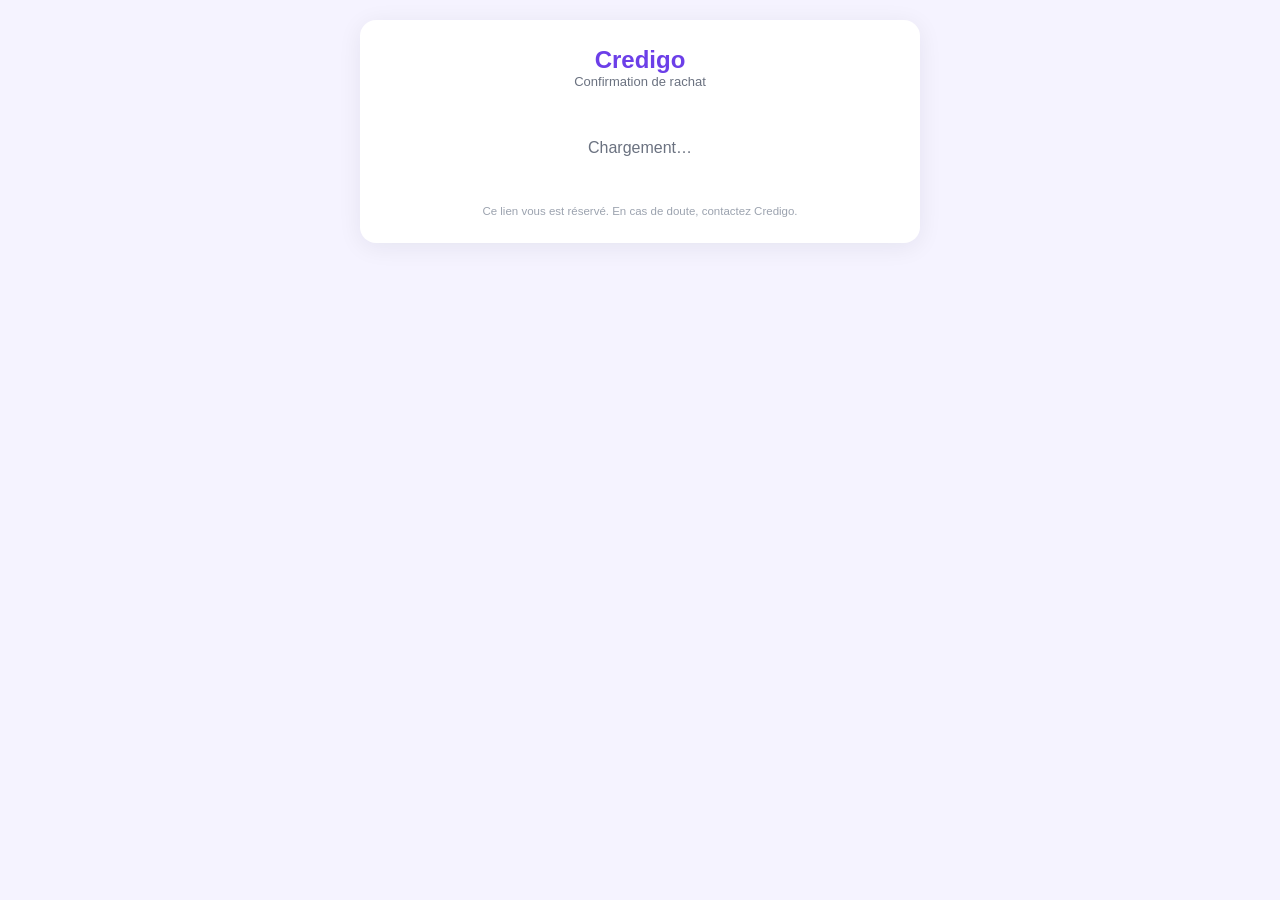
<file: rachat.html>
<!DOCTYPE html>
<html lang="fr">
<head>
<meta charset="utf-8">
<meta name="viewport" content="width=device-width, initial-scale=1">
<title>Credigo — Confirmation de rachat</title>
<link rel="stylesheet" href="/tabler-icons.min.css">
<style>
  * { box-sizing: border-box; }
  body { margin: 0; font-family: -apple-system, BlinkMacSystemFont, 'Segoe UI', Roboto, sans-serif;
    background: #F5F3FF; color: #111827; padding: 20px 14px; }
  .wrap { max-width: 560px; margin: 0 auto; background: #fff; border-radius: 16px;
    padding: 26px 22px; box-shadow: 0 4px 24px rgba(17,24,39,.07); }
  .logo { font-size: 24px; font-weight: 800; color: #6C3FE8; text-align: center; }
  .sub { text-align: center; color: #6B7280; font-size: 13px; margin-bottom: 20px; }
  h1 { font-size: 19px; margin: 0 0 8px; }
  .lead { font-size: 14px; color: #374151; line-height: 1.6; margin-bottom: 18px; }
  .row { display: flex; justify-content: space-between; align-items: center;
    padding: 9px 0; border-bottom: 1px solid #F3F4F6; font-size: 13.5px; gap: 10px; }
  .row:last-child { border: none; }
  .k { color: #6B7280; }
  .v { font-weight: 700; text-align: right; }
  .box { background: #F9FAFB; border-radius: 11px; padding: 14px; margin: 14px 0; }
  .box-v { background: #F5F3FF; border: 1px solid #DDD6FE; }
  .box-title { font-size: 12px; font-weight: 800; color: #4C1D95;
    text-transform: uppercase; letter-spacing: .04em; margin-bottom: 8px; }
  .btn { width: 100%; padding: 15px; border-radius: 11px; border: none; font-size: 15px;
    font-weight: 800; cursor: pointer; font-family: inherit; background: #15803D;
    color: #fff; margin-top: 12px; }
  .btn-o { background: #fff; color: #374151; border: 1.5px solid #E5E7EB; }
  .btn:disabled { opacity: .5; cursor: default; }
  input { width: 100%; padding: 12px 13px; border: 1px solid #E5E7EB;
    border-radius: 10px; font-size: 14px; font-family: inherit; margin-top: 4px; }
  label { font-size: 12.5px; font-weight: 700; color: #374151; display: block; margin-top: 12px; }
  .sign { width: 100%; height: 110px; border: 1.5px dashed #C4B5FD; border-radius: 10px;
    background: #fff; touch-action: none; margin-top: 4px; }
  .hide { display: none; }
  .msg { text-align: center; padding: 30px 10px; color: #6B7280; }
  .ico { font-size: 42px; margin-bottom: 10px; }
  .foot { text-align: center; font-size: 11.5px; color: #9CA3AF; margin-top: 18px; }
  .note { font-size: 12.5px; color: #78350F; background: #FFFBEB; border: 1px solid #FDE68A;
    border-radius: 10px; padding: 11px 13px; line-height: 1.6; margin: 12px 0; }
</style>
</head>
<body>
<div class="wrap">
  <div class="logo">Credigo</div>
  <div class="sub">Confirmation de rachat</div>

  <div id="loading" class="msg">Chargement&#8230;</div>
  <div id="invalid" class="msg hide"><div class="ico">&#9888;</div><div id="invalid-msg"></div></div>

  <div id="content" class="hide">
    <h1>Réception des fonds d'un financeur</h1>
    <div class="lead" id="lead"></div>

    <div class="box">
      <div class="row"><span class="k">Dossier</span><span class="v" id="num"></span></div>
      <div class="row"><span class="k">Marché</span><span class="v" id="objet"></span></div>
      <div class="row"><span class="k">Donneur d'ordre</span><span class="v" id="donneur"></span></div>
      <div class="row"><span class="k">Financeur</span><span class="v" id="financeur"></span></div>
      <div class="row" style="border:none"><span class="k">Compte crédité</span><span class="v" id="compte"></span></div>
    </div>

    <!-- Le montant attendu, pour que la banque puisse rapprocher son
         relevé avant de confirmer. -->
    <div class="box box-v">
      <div class="box-title">Montant attendu</div>
      <div style="font-size:26px;font-weight:800;color:#4C1D95" id="attendu"></div>
      <div style="font-size:12px;color:#6D28D9;margin-top:4px">
        Ce montant couvre le capital que vous avez avancé et les parts de marge acquises.
      </div>
    </div>

    <div class="note">
      Confirmez uniquement après avoir constaté le virement sur le compte de
      cantonnement. Cette confirmation transfère la créance au financeur.
    </div>

    <label>Montant reçu (FCFA)</label>
    <input type="number" id="montant" placeholder="0">

    <label>Référence du virement</label>
    <input type="text" id="reference" placeholder="Ex. VIR-2026-00123">

    <label>Date de réception</label>
    <input type="date" id="date-recu">

    <label>Votre nom</label>
    <input type="text" id="signataire" placeholder="Nom et prénom">
    <label>Votre fonction</label>
    <input type="text" id="fonction" placeholder="Fonction">

    <label>Signature</label>
    <canvas class="sign" id="sign"></canvas>
    <div style="font-size:12px;color:#6C3FE8;cursor:pointer;margin-top:4px" onclick="effacer()">Effacer la signature</div>

    <button class="btn" id="btn-envoyer" onclick="confirmer()">Confirmer la réception</button>
  </div>

  <div id="done" class="msg hide">
    <div class="ico">&#10003;</div>
    <div id="done-msg"></div>
  </div>

  <div class="foot">Ce lien vous est réservé. En cas de doute, contactez Credigo.</div>
</div>

<script src="/supabase.min.js"></script>
<script>
  // Remplacés à la construction par les valeurs d'environnement.
  window.CREDIGO_SUPABASE_URL = '__CREDIGO_SUPABASE_URL__';
  window.CREDIGO_SUPABASE_ANON_KEY = '__CREDIGO_SUPABASE_ANON_KEY__';
</script>
<script>
function demarrer() {
  var SB_URL = window.CREDIGO_SUPABASE_URL || '';
  var SB_KEY = window.CREDIGO_SUPABASE_ANON_KEY || '';
  if (!window.supabase || !window.supabase.createClient) {
    document.getElementById('invalid-msg').textContent =
      'Service momentanément indisponible. Rechargez la page.';
    document.getElementById('loading').classList.add('hide');
    document.getElementById('invalid').classList.remove('hide');
    return;
  }
  if (!SB_URL || !SB_KEY) {
    document.getElementById('invalid-msg').textContent =
      'Configuration manquante. Contactez Credigo.';
    document.getElementById('loading').classList.add('hide');
    document.getElementById('invalid').classList.remove('hide');
    return;
  }
  var sb = window.supabase.createClient(SB_URL, SB_KEY, {
    auth: { persistSession: false, autoRefreshToken: false, detectSessionInUrl: false },
  });

  var token = (location.pathname.split('/rachat/')[1] || '').split('?')[0].split('#')[0].trim();
  var data = null;

  function show(id) {
    ['loading','invalid','content','done'].forEach(function (x) {
      var e = document.getElementById(x);
      if (e) e.classList.toggle('hide', x !== id);
    });
  }
  function fail(m) {
    document.getElementById('invalid-msg').textContent = m;
    show('invalid');
  }
  function fmt(n) {
    return new Intl.NumberFormat('fr-FR').format(Math.round(n || 0)) + ' FCFA';
  }
  function esc(s) {
    return String(s == null ? '' : s).replace(/[<>&"]/g, function (c) {
      return ({ '<': '&lt;', '>': '&gt;', '&': '&amp;', '"': '&quot;' })[c];
    });
  }

  if (!token) { fail('Lien invalide.'); return; }

  sb.rpc('get_confirmation_rachat', { p_token: token }).then(function (res) {
    var d = (res && res.data) || {};
    if (res.error || d.error) {
      return fail(d.message || 'Ce lien est invalide ou a expiré.');
    }
    if (d.confirme) {
      document.getElementById('done-msg').textContent =
        'Vous avez déjà confirmé la réception de ' + fmt(d.montant_recu)
        + ' (référence ' + (d.reference || '') + '). Merci.';
      show('done');
      return;
    }

    data = d;
    document.getElementById('lead').textContent =
      'Un financeur rachète cette créance. Les fonds doivent être arrivés sur '
      + 'le compte de cantonnement ' + (d.compte_cantonnement || '')
      + '. Merci de confirmer leur réception.';

    document.getElementById('num').textContent = d.contract_number || '—';
    document.getElementById('objet').textContent = d.market_object || '—';
    document.getElementById('donneur').textContent = d.donneur || '—';
    document.getElementById('financeur').textContent = d.financeur || '—';
    document.getElementById('compte').textContent = d.compte_cantonnement || '—';
    document.getElementById('attendu').textContent = fmt(d.montant_attendu);
    document.getElementById('montant').value = Math.round(d.montant_attendu || 0);
    document.getElementById('date-recu').value = new Date().toISOString().slice(0, 10);

    show('content');
    initPad();
  }, function () { fail('Service momentanément indisponible.'); });

  var pad = document.getElementById('sign'), ctx = null, dessine = false, vide = true;
  function initPad() {
    if (!pad) return;
    var r = pad.getBoundingClientRect();
    pad.width = r.width * 2; pad.height = r.height * 2;
    ctx = pad.getContext('2d');
    ctx.scale(2, 2);
    ctx.lineWidth = 2; ctx.lineCap = 'round'; ctx.strokeStyle = '#111827';
  }
  function pos(e) {
    var r = pad.getBoundingClientRect();
    var p = e.touches ? e.touches[0] : e;
    return { x: p.clientX - r.left, y: p.clientY - r.top };
  }
  function start(e) { e.preventDefault(); dessine = true; vide = false; var p = pos(e); ctx.beginPath(); ctx.moveTo(p.x, p.y); }
  function move(e) { if (!dessine) return; e.preventDefault(); var p = pos(e); ctx.lineTo(p.x, p.y); ctx.stroke(); }
  function stop() { dessine = false; }
  if (pad) {
    ['mousedown','touchstart'].forEach(function (x) { pad.addEventListener(x, start); });
    ['mousemove','touchmove'].forEach(function (x) { pad.addEventListener(x, move); });
    ['mouseup','mouseleave','touchend'].forEach(function (x) { pad.addEventListener(x, stop); });
  }
  window.effacer = function () { if (ctx) { ctx.clearRect(0, 0, pad.width, pad.height); vide = true; } };

  window.confirmer = function () {
    var montant = Number(document.getElementById('montant').value);
    var reference = document.getElementById('reference').value.trim();
    var dateRecu = document.getElementById('date-recu').value;
    var signataire = document.getElementById('signataire').value.trim();
    var fonction = document.getElementById('fonction').value.trim();

    if (!montant || montant <= 0) { alert('Indiquez le montant re\u00e7u.'); return; }
    if (!reference) { alert('La r\u00e9f\u00e9rence du virement est n\u00e9cessaire au rapprochement.'); return; }
    if (!signataire) { alert('Merci d\u2019indiquer votre nom.'); return; }
    if (vide) { alert('Merci de signer.'); return; }

    var b = document.getElementById('btn-envoyer');
    b.disabled = true; b.textContent = 'Envoi\u2026';

    sb.rpc('confirmer_rachat_financeur', {
      p_token: token,
      p_montant: montant,
      p_reference: reference,
      p_date: dateRecu || null,
      p_signataire: signataire,
      p_fonction: fonction || null,
      p_signature: pad.toDataURL('image/png'),
      p_ip: null,
      p_agent: navigator.userAgent,
    }).then(function (res) {
      var d = (res && res.data) || {};
      if (res.error || d.error) {
        alert(d.message || 'Une erreur est survenue.');
        b.disabled = false; b.textContent = 'Confirmer la r\u00e9ception';
        return;
      }
      document.getElementById('done-msg').textContent = d.message
        || 'R\u00e9ception confirm\u00e9e. Merci.';
      show('done');
    }, function () {
      alert('Service momentan\u00e9ment indisponible.');
      b.disabled = false; b.textContent = 'Confirmer la r\u00e9ception';
    });
  };
}

if (document.readyState === 'loading') {
  document.addEventListener('DOMContentLoaded', demarrer);
} else {
  demarrer();
}
</script>
<script src="/credigo-erreurs.js"></script>
<script>
  // Les erreurs de cette page remontent au back-office : une page
  // cassée ne se signale presque jamais, la personne ferme et s'en va.
  if (window.CredigoErreurs) CredigoErreurs.init({ surface: 'app_financeur' });
</script>
</body>
</html>
</file>
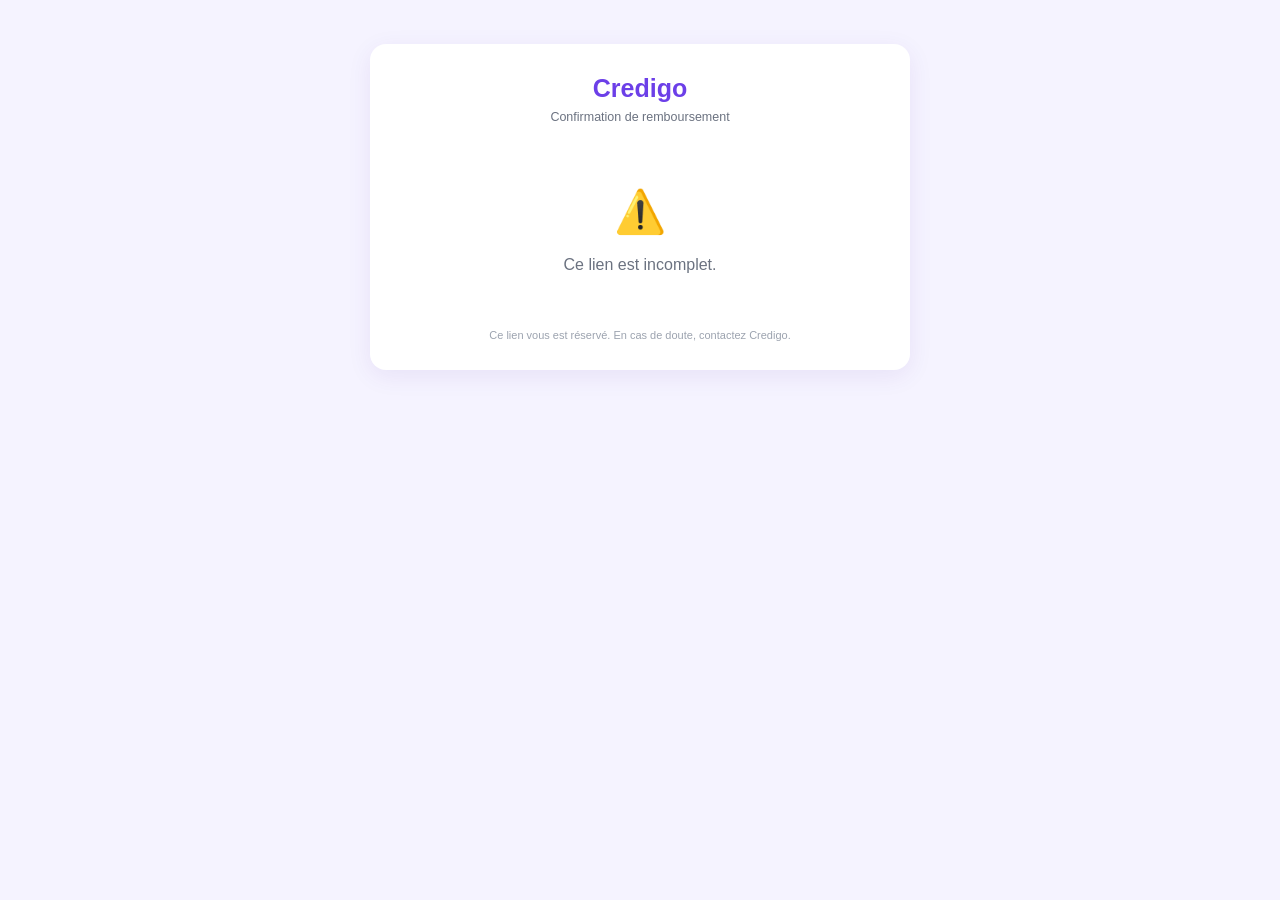
<file: remboursement.html>
<!DOCTYPE html>
<html lang="fr">
<head>
<meta charset="utf-8">
<meta name="viewport" content="width=device-width, initial-scale=1">
<title>Credigo — Confirmation de remboursement</title>
<style>
  * { box-sizing: border-box; margin: 0; padding: 0; }
  body { font-family: -apple-system, BlinkMacSystemFont, 'Segoe UI', Roboto, sans-serif; background: #F5F3FF; color: #1F2937; line-height: 1.5; padding: 20px; }
  .wrap { max-width: 540px; margin: 24px auto; }
  .card { background: #fff; border-radius: 16px; padding: 26px; box-shadow: 0 6px 24px rgba(76,29,149,.08); }
  .logo { font-size: 25px; font-weight: 800; color: #6C3FE8; text-align: center; }
  .sub { text-align: center; color: #6B7280; font-size: 12.5px; margin-bottom: 20px; }
  h1 { font-size: 18px; margin-bottom: 10px; }
  .lead { font-size: 14px; color: #4B5563; margin-bottom: 16px; line-height: 1.6; }
  .row { display: flex; justify-content: space-between; padding: 8px 0; font-size: 14px; border-bottom: 1px solid #F3F4F6; gap: 10px; }
  .row .k { color: #6B7280; } .row .v { font-weight: 700; text-align: right; }
  .num { font-family: monospace; color: #6C3FE8; font-weight: 800; }
  label { display: block; font-size: 12px; font-weight: 700; color: #4B5563; margin: 12px 0 4px; }
  input[type=text], input[type=number], input[type=date], textarea {
    width: 100%; padding: 11px; border: 1px solid #E5E7EB; border-radius: 10px; font-size: 13.5px; font-family: inherit; }
  textarea { resize: vertical; }
  .grid2 { display: flex; gap: 10px; } .grid2 > div { flex: 1; }
  .sign-pad { width: 100%; height: 110px; border: 1.5px dashed #C4B5FD; border-radius: 10px; background: #fff; touch-action: none; margin-top: 4px; }
  .btn { width: 100%; padding: 15px; border-radius: 11px; border: none; font-size: 15px; font-weight: 800; cursor: pointer; font-family: inherit; background: #15803D; color: #fff; margin-top: 14px; }
  .btn-o { background: #fff; color: #6B7280; border: 1px solid #E5E7EB; margin-top: 8px; }
  .hide { display: none; }
  .msg { text-align: center; padding: 34px 10px; color: #6B7280; }
  .ico { font-size: 42px; margin-bottom: 10px; }
  .err { font-size: 12.5px; color: #B91C1C; font-weight: 700; margin-top: 8px; }
  .note { font-size: 12px; color: #6B7280; line-height: 1.55; background: #F9FAFB; border-radius: 9px; padding: 10px; margin-top: 12px; }
  .foot { text-align: center; color: #9CA3AF; font-size: 11px; margin-top: 16px; }
</style>
</head>
<body>
<div class="wrap">
  <div class="card">
    <div class="logo">Credigo</div>
    <div class="sub">Confirmation de remboursement</div>

    <div id="loading" class="msg">Chargement&#8230;</div>
    <div id="invalid" class="msg hide"><div class="ico">&#9888;&#65039;</div><div id="invalid-msg">Ce lien est invalide ou a expir&#233;.</div></div>

    <div id="content" class="hide">
      <h1 id="lead-title">Confirmez la r&#233;ception des fonds</h1>
      <div class="lead" id="lead">Le donneur d'ordre a d&#233;clar&#233; avoir r&#233;gl&#233; ce march&#233;. Merci de confirmer la r&#233;ception des fonds sur le compte de cantonnement.</div>

      <div class="row"><span class="k">Dossier</span><span class="v num" id="f-num">&#8212;</span></div>
      <div class="row"><span class="k">March&#233;</span><span class="v" id="f-objet">&#8212;</span></div>
      <div class="row"><span class="k">Donneur d'ordre</span><span class="v" id="f-ent">&#8212;</span></div>
      <div class="row"><span class="k">Compte de cantonnement</span><span class="v" id="f-compte">&#8212;</span></div>
      <div class="row"><span class="k">Montant attendu</span><span class="v" id="f-prevu">&#8212;</span></div>
      <div id="f-declare" style="background:#EFF6FF;border:1px solid #BFDBFE;border-radius:9px;padding:10px 12px;margin-top:10px;font-size:12.5px;color:#1E3A8A;line-height:1.6"></div>

      <!-- La banque doit pouvoir dire qu'elle n'a rien reçu : c'est le cas
           le plus délicat, et l'ignorer reviendrait à la bloquer. -->
      <label>Que constatez-vous ?</label>
      <div style="display:flex;gap:8px;flex-wrap:wrap;margin-bottom:4px">
        <button type="button" class="rep-opt" data-rep="confirme"
          style="flex:1;min-width:140px;padding:12px;border-radius:10px;border:1.5px solid #BBF7D0;background:#F0FDF4;color:#15803D;font-weight:800;font-size:13px;cursor:pointer;font-family:inherit;width:auto">
          Fonds bien re&#231;us
        </button>
        <button type="button" class="rep-opt" data-rep="partiel"
          style="flex:1;min-width:140px;padding:12px;border-radius:10px;border:1.5px solid #E5E7EB;background:#fff;color:#B45309;font-weight:800;font-size:13px;cursor:pointer;font-family:inherit;width:auto">
          Montant diff&#233;rent
        </button>
        <button type="button" class="rep-opt" data-rep="non_recu"
          style="flex:1;min-width:140px;padding:12px;border-radius:10px;border:1.5px solid #E5E7EB;background:#fff;color:#B91C1C;font-weight:800;font-size:13px;cursor:pointer;font-family:inherit;width:auto">
          Rien re&#231;u
        </button>
      </div>

      <div id="bloc-montant">
      <label>Montant r&#233;ellement re&#231;u (FCFA)</label>
      <input type="number" id="i-montant" placeholder="Montant re&#231;u">

      <div class="grid2">
        <div><label>R&#233;f&#233;rence de l'op&#233;ration</label><input type="text" id="i-ref" placeholder="R&#233;f&#233;rence"></div>
        <div><label>Date de r&#233;ception</label><input type="date" id="i-date"></div>
      </div>

      </div>

      <div id="bloc-motif" class="hide">
        <label>Que constatez-vous exactement ?</label>
        <textarea id="i-motif" rows="3" placeholder="Exemple : aucun virement de ce montant sur la p&#233;riode, ou montant re&#231;u inf&#233;rieur&#8230;"></textarea>
        <div style="font-size:11.5px;color:#B45309;line-height:1.5;margin-top:4px">
          Cette information sera transmise imm&#233;diatement &#224; nos &#233;quipes.
        </div>
      </div>

      <label>Justificatif (avis de cr&#233;dit, relev&#233;&#8230;)</label>
      <input type="file" id="i-file" accept="image/jpeg,image/png,image/webp,application/pdf" style="width:100%;font-size:13px">
      <div style="font-size:11px;color:#9CA3AF;margin-top:3px">Image ou PDF, 8&#160;Mo maximum. Facultatif mais recommand&#233;.</div>

      <label>Observation (facultatif)</label>
      <textarea id="i-note" rows="2" placeholder="Pr&#233;cision &#233;ventuelle&#8230;"></textarea>

      <div class="grid2">
        <div><label>Votre nom</label><input type="text" id="i-nom" placeholder="Nom et pr&#233;nom"></div>
        <div><label>Votre fonction</label><input type="text" id="i-role" placeholder="Fonction"></div>
      </div>

      <label>Signature</label>
      <canvas class="sign-pad" id="sign"></canvas>
      <button type="button" id="sign-clear" style="background:none;border:none;color:#6C3FE8;font-size:11.5px;font-weight:700;cursor:pointer;padding:4px 0">Effacer la signature</button>

      <div class="note">En confirmant, vous attestez que les fonds ont bien &#233;t&#233; re&#231;us sur le compte de cantonnement. Cette confirmation cl&#244;ture d&#233;finitivement le dossier.</div>

      <button class="btn" id="btn-confirm">Confirmer la r&#233;ception</button>
      <!-- Sortie sans confirmer : la banque peut vouloir consulter le
           dossier puis revenir plus tard. -->
      <button class="btn btn-o" id="btn-quit" style="border-color:#E5E7EB;color:#6B7280">Fermer et retourner &#224; mon espace</button>
      <div class="err" id="err"></div>
    </div>

    <div id="done" class="msg hide">
      <div class="ico">&#10004;</div>
      <div id="done-msg">Merci &#8212; le remboursement est enregistr&#233;. Ce dossier est d&#233;sormais sold&#233;.</div>
      <div id="done-actions" style="margin-top:18px"></div>
    </div>

    <div class="foot">Ce lien vous est r&#233;serv&#233;. En cas de doute, contactez Credigo.</div>
  </div>
</div>

<script src="/supabase.min.js"></script>
<script>
  window.CREDIGO_SUPABASE_URL = '__CREDIGO_SUPABASE_URL__';
  window.CREDIGO_SUPABASE_ANON_KEY = '__CREDIGO_SUPABASE_ANON_KEY__';
</script>
<script>
(function () {
  var url = window.CREDIGO_SUPABASE_URL || '';
  var key = window.CREDIGO_SUPABASE_ANON_KEY || '';
  var sb = null;
  var token = (location.pathname.split('/r/')[1] || '').split('?')[0].split('#')[0].trim();

  function show(id) { ['loading','invalid','content','done'].forEach(function (x) { var el = document.getElementById(x); if (el) el.classList.toggle('hide', x !== id); }); }
  // Après confirmation, la banque doit pouvoir revenir à son espace :
  // elle y retrouve ses autres dossiers en attente. Sans cela, l'écran
  // final est une impasse.
  function fillBankActions() {
    sb.rpc('portal_code_from_repayment', { p_token: token }).then(function (res) {
      var actions = document.getElementById('done-actions');
      if (!actions) return;
      var code = res && res.data;
      var html = '';
      if (code) {
        html += '<a href="/banque-portail/' + code + '" style="display:block;background:#6C3FE8;color:#fff;'
          + 'text-decoration:none;text-align:center;padding:13px;border-radius:10px;font-weight:800;'
          + 'font-size:14px;margin-bottom:8px">Voir tous mes dossiers</a>';
        html += '<button onclick="location.href=\'/banque-portail/' + code + '\'" style="width:100%;'
          + 'background:#fff;color:#6B7280;border:1px solid #E5E7EB;padding:12px;border-radius:10px;'
          + 'font-weight:700;font-size:14px;cursor:pointer;font-family:inherit">Fermer et retourner \u00e0 mon espace</button>';
      } else {
        html += '<button onclick="window.close()" style="width:100%;background:#fff;color:#6B7280;'
          + 'border:1px solid #E5E7EB;padding:12px;border-radius:10px;font-weight:700;font-size:14px;'
          + 'cursor:pointer;font-family:inherit">Fermer</button>';
      }
      actions.innerHTML = html;
    }, function () { });
  }

  function fail(m) { if (m) document.getElementById('invalid-msg').textContent = m; show('invalid'); }
  function fmt(n) { return new Intl.NumberFormat('fr-FR').format(Math.round(n || 0)) + ' FCFA'; }
  function err(m) { document.getElementById('err').textContent = m || ''; }
  function fingerprint() {
    try { var raw = [navigator.userAgent, navigator.language, screen.width + 'x' + screen.height, new Date().getTimezoneOffset()].join('|');
      var h = 0; for (var i = 0; i < raw.length; i++) { h = ((h << 5) - h) + raw.charCodeAt(i); h |= 0; }
      return 'fp_' + Math.abs(h).toString(36); } catch (e) { return null; }
  }

  if (!token) { fail('Ce lien est incomplet.'); return; }
  if (!url || !key || url.indexOf('__') === 0 || !window.supabase) { fail('Service momentan\u00e9ment indisponible.'); return; }
  sb = window.supabase.createClient(url, key, { auth: { persistSession: false, autoRefreshToken: false, detectSessionInUrl: false } });

  window.__clientIp = null;
  try {
    var _ipc = new AbortController();
    setTimeout(function () { try { _ipc.abort(); } catch (e) {} }, 3000);
    fetch('https://api.ipify.org?format=json', { signal: _ipc.signal }).then(function (r) { return r.json(); })
      .then(function (d) { window.__clientIp = d && d.ip ? d.ip : null; }, function () {});
  } catch (e) {}

  // ── Signature ──
  var canvas = document.getElementById('sign'), ctx = null, drawing = false, hasSign = false;
  function initSign() {
    if (!canvas) return;
    var ratio = window.devicePixelRatio || 1;
    canvas.width = canvas.offsetWidth * ratio;
    canvas.height = canvas.offsetHeight * ratio;
    ctx = canvas.getContext('2d');
    ctx.scale(ratio, ratio);
    ctx.lineWidth = 2; ctx.lineCap = 'round'; ctx.strokeStyle = '#111827';
  }
  function pos(e) {
    var r = canvas.getBoundingClientRect();
    var p = e.touches ? e.touches[0] : e;
    return { x: p.clientX - r.left, y: p.clientY - r.top };
  }
  function start(e) { e.preventDefault(); drawing = true; hasSign = true; var q = pos(e); ctx.beginPath(); ctx.moveTo(q.x, q.y); }
  function move(e) { if (!drawing) return; e.preventDefault(); var q = pos(e); ctx.lineTo(q.x, q.y); ctx.stroke(); }
  function end() { drawing = false; }
  if (canvas) {
    canvas.addEventListener('mousedown', start); canvas.addEventListener('mousemove', move);
    canvas.addEventListener('mouseup', end); canvas.addEventListener('mouseleave', end);
    canvas.addEventListener('touchstart', start); canvas.addEventListener('touchmove', move);
    canvas.addEventListener('touchend', end);
    document.getElementById('sign-clear').addEventListener('click', function () {
      if (ctx) ctx.clearRect(0, 0, canvas.width, canvas.height); hasSign = false;
    });
  }

  // ── Choix de la réponse ──
  // Selon ce que la banque constate, les champs demandés changent : inutile
  // d'exiger un montant si elle n'a rien reçu.
  var reponse = 'confirme';
  function majReponse(val) {
    reponse = val;
    Array.prototype.forEach.call(document.querySelectorAll('.rep-opt'), function (b) {
      var actif = b.dataset.rep === val;
      var couleurs = {
        confirme: { bd: '#BBF7D0', bg: '#F0FDF4', c: '#15803D' },
        partiel:  { bd: '#FDE68A', bg: '#FFFBEB', c: '#B45309' },
        non_recu: { bd: '#FECACA', bg: '#FEF2F2', c: '#B91C1C' },
      }[b.dataset.rep];
      b.style.borderColor = actif ? couleurs.bd : '#E5E7EB';
      b.style.background = actif ? couleurs.bg : '#fff';
      b.style.borderWidth = actif ? '2px' : '1.5px';
    });
    var bm = document.getElementById('bloc-montant');
    var bmo = document.getElementById('bloc-motif');
    // « Rien reçu » : aucun montant à saisir.
    if (bm) bm.classList.toggle('hide', val === 'non_recu');
    // Un écart ou une absence doit être expliqué.
    if (bmo) bmo.classList.toggle('hide', val === 'confirme');
    var btn = document.getElementById('btn-confirm');
    if (btn) {
      btn.textContent = val === 'confirme' ? 'Confirmer la r\u00e9ception'
        : val === 'partiel' ? 'Signaler ce montant'
        : 'Signaler que rien n\u2019a \u00e9t\u00e9 re\u00e7u';
      btn.style.background = val === 'confirme' ? '#166534'
        : val === 'partiel' ? '#B45309' : '#B91C1C';
    }
  }
  Array.prototype.forEach.call(document.querySelectorAll('.rep-opt'), function (b) {
    b.addEventListener('click', function () { majReponse(b.dataset.rep); });
  });

  // Quitter sans confirmer : retour à l'espace partenaire.
  var btnQuit = document.getElementById('btn-quit');
  if (btnQuit) btnQuit.addEventListener('click', function () {
    sb.rpc('portal_code_from_repayment', { p_token: token }).then(function (res) {
      var code = res && res.data;
      if (code) location.href = '/banque-portail/' + code;
      else window.close();
    }, function () { window.close(); });
  });

  // ── Chargement ──
  sb.rpc('get_repayment_confirm', { p_token: token }).then(function (res) {
    var d = res.data || {};
    if (res.error || d.error) {
      return fail(d.error === 'expired' ? 'Ce lien a expir\u00e9. Contactez Credigo.' : 'Ce lien est invalide ou a expir\u00e9.');
    }
    if (d.confirmed) { show('done'); fillBankActions(); return; }
    sb.rpc('track_repayment_open', { p_token: token }).then(function () {}, function () {});

    document.getElementById('f-num').textContent = d.contract_number || '\u2014';
    document.getElementById('f-objet').textContent = d.market_object || '\u2014';
    document.getElementById('f-ent').textContent = d.donneur_ordre || '\u2014';
    document.getElementById('f-compte').textContent = d.compte_cantonnement || 'Non communiqu\u00e9';
    var prevu = d.montant_attendu;
    document.getElementById('f-prevu').textContent = fmt(prevu);

    // Ce que le donneur d'ordre a déclaré : la banque confronte avec ce
    // qu'elle a réellement reçu. C'est le cœur de la vérification.
    var dec = document.getElementById('f-declare');
    if (dec) {
      var lignes = [];
      if (d.declare_montant) lignes.push('Montant d\u00e9clar\u00e9 : <b>' + fmt(d.declare_montant) + '</b>');
      if (d.declare_reference) lignes.push('R\u00e9f\u00e9rence : <b>' + d.declare_reference + '</b>');
      if (d.declare_date) {
        try {
          lignes.push('Date : <b>' + new Date(d.declare_date).toLocaleDateString('fr-FR') + '</b>');
        } catch (e) {}
      }
      dec.innerHTML = lignes.length
        ? '<div style="font-weight:800;margin-bottom:4px">D\u00e9claration du donneur d\u2019ordre</div>' + lignes.join('<br>')
        : 'Le donneur d\u2019ordre n\u2019a pas fourni de d\u00e9tail sur son virement.';
    }
    var mi = document.getElementById('i-montant');
    // Pré-rempli avec le montant déclaré s'il existe, sinon l'attendu.
    if (mi) mi.value = Math.round(d.declare_montant || prevu || 0);
    var di = document.getElementById('i-date');
    if (di) di.value = new Date().toISOString().slice(0, 10);
    if (d.bank_name) {
      document.getElementById('lead').textContent =
        d.bank_name + ' \u2014 le donneur d\u2019ordre a d\u00e9clar\u00e9 avoir r\u00e9gl\u00e9 ce march\u00e9. Merci de confirmer la r\u00e9ception des fonds sur le compte de cantonnement.';
    }
    show('content');
    initSign();
  }, function () { fail('Service momentan\u00e9ment indisponible.'); });

  // ── Confirmation ──
  document.getElementById('btn-confirm').addEventListener('click', function () {
    var b = this;
    var montant = parseFloat((document.getElementById('i-montant') || {}).value || '');
    var ref = ((document.getElementById('i-ref') || {}).value || '').trim();
    var date = (document.getElementById('i-date') || {}).value || '';
    var note = ((document.getElementById('i-note') || {}).value || '').trim();
    var nom = ((document.getElementById('i-nom') || {}).value || '').trim();
    var role = ((document.getElementById('i-role') || {}).value || '').trim();

    var motif = ((document.getElementById('i-motif') || {}).value || '').trim();
    if (reponse !== 'non_recu') {
      if (!montant || montant <= 0) { err('Indiquez le montant re\u00e7u.'); return; }
    }
    if (reponse !== 'confirme' && !motif) {
      err('Pr\u00e9cisez ce que vous constatez.'); return;
    }
    if (nom.length < 3) { err('Indiquez votre nom.'); return; }
    if (!hasSign) { err('Merci de signer.'); return; }

    err(''); b.disabled = true; b.textContent = 'Enregistrement\u2026';

    var fileInput = document.getElementById('i-file');
    var f = fileInput && fileInput.files && fileInput.files[0];

    // Le justificatif part d'abord : la confirmation le rattache ensuite.
    function envoyer(proofPath, proofName) {
      var params = {
      p_token: token, p_amount: montant, p_reference: ref,
      p_received_on: date || null, p_note: note || null,
      p_signer_name: nom, p_signer_role: role || null,
      p_signature: canvas ? canvas.toDataURL('image/png') : null,
      p_ip: window.__clientIp || null, p_agent: navigator.userAgent,
      p_fingerprint: fingerprint(), p_legal_version: 'CGREMB-2026-08',
      };
      // Le justificatif n'existe qu'après la migration 0065 : on ne l'envoie
      // que s'il y en a un, et on réessaie sans lui si la fonction le refuse.
      if (proofPath) { params.p_proof_path = proofPath; params.p_proof_name = proofName || null; }

      function appel(p, avecRepli) {
        sb.rpc('confirm_bank_repayment', p).then(function (res) {
          var d = res.data || {};
          if (res.error) {
            // Signature inconnue : la base n'a pas encore les champs du
            // justificatif. On renvoie sans, plutôt que de bloquer la banque.
            if (avecRepli && p.p_proof_path !== undefined) {
              var sans = {}; for (var k in p) if (k !== 'p_proof_path' && k !== 'p_proof_name') sans[k] = p[k];
              appel(sans, false); return;
            }
            b.disabled = false; b.textContent = 'Confirmer la r\u00e9ception';
            err('Enregistrement impossible : ' + (res.error.message || 'erreur inconnue'));
            return;
          }
          b.disabled = false; b.textContent = 'Confirmer la r\u00e9ception';
          if (d.ok) {
          var msg = document.getElementById('done-msg');
          if (msg) {
            msg.textContent = d.solde
              ? 'Merci \u2014 le remboursement est enregistr\u00e9. Ce dossier est d\u00e9sormais sold\u00e9.'
              : 'Merci \u2014 votre constat est enregistr\u00e9. Nos \u00e9quipes vont contacter le donneur d\u2019ordre.';
          }
          show('done'); fillBankActions(); return;
        }
          if (d.error === 'already_confirmed') { show('done'); fillBankActions(); return; }
          err(d.error === 'expired' ? 'Ce lien a expir\u00e9.'
            : d.error === 'invalid_amount' ? 'Montant invalide.'
            : 'Enregistrement impossible. R\u00e9essayez.');
        }, function () {
          b.disabled = false; b.textContent = 'Confirmer la r\u00e9ception';
          err('Connexion impossible.');
        });
      }
      appel(params, true);
    }

    if (f) {
      if (f.size > 8 * 1024 * 1024) {
        b.disabled = false; b.textContent = 'Confirmer la r\u00e9ception';
        err('Fichier trop volumineux (max 8 Mo).'); return;
      }
      var reader = new FileReader();
      reader.onload = function () {
        fetch('https://credigo-backoffice.netlify.app/.netlify/functions/repayment-proof-upload', {
          method: 'POST', headers: { 'Content-Type': 'application/json' },
          body: JSON.stringify({
            token: token, fileBase64: String(reader.result).split(',')[1],
            fileName: f.name, contentType: f.type,
          }),
        }).then(function (r) { return r.json(); }).then(function (res) {
          // Le justificatif est facultatif : un échec n'empêche pas la confirmation.
          envoyer(res && res.path ? res.path : null, f.name);
        }).catch(function () { envoyer(null, null); });
      };
      reader.onerror = function () {
        b.disabled = false; b.textContent = 'Confirmer la r\u00e9ception';
        err('Lecture du fichier impossible.');
      };
      reader.readAsDataURL(f);
    } else {
      envoyer(null, null);
    }
  });
})();
</script>
<script src="/credigo-erreurs.js"></script>
<script>
  // Les erreurs de cette page remontent au back-office : une page
  // cassée ne se signale presque jamais, la personne ferme et s'en va.
  if (window.CredigoErreurs) CredigoErreurs.init({ surface: 'portail_banque' });
</script>
</body>
</html>
</file>
<file: tabler-icons.min.css>
/* Tabler Icons — sous-ensemble Credigo (101 icônes sur ~4900).
   Police embarquée : aucune dépendance à un CDN externe, qui peut être
   injoignable sur un réseau instable. Les icônes sont essentielles pour
   les utilisateurs peu lettrés : elles ne doivent jamais manquer.
   Basé sur @tabler/icons-webfont 2.44.0 (licence MIT). */
@font-face{font-family:"tabler-icons";font-style:normal;font-weight:400;font-display:block;src:url([data-uri]) format("woff2")}
.ti{font-family:"tabler-icons" !important;speak:none;font-style:normal;font-weight:normal;font-variant:normal;text-transform:none;line-height:1;-webkit-font-smoothing:antialiased;-moz-osx-font-smoothing:grayscale}
.ti-alert-circle:before{content:"\ea05"}
.ti-alert-triangle:before{content:"\ea06"}
.ti-arrow-down:before{content:"\ea16"}
.ti-arrow-down-circle:before{content:"\ea11"}
.ti-arrow-left:before{content:"\ea19"}
.ti-arrow-right:before{content:"\ea1f"}
.ti-arrow-up:before{content:"\ea25"}
.ti-arrow-up-circle:before{content:"\ea20"}
.ti-arrows-exchange:before{content:"\f1f4"}
.ti-award:before{content:"\ea2c"}
.ti-bell:before{content:"\ea35"}
.ti-bell-off:before{content:"\ece9"}
.ti-bolt:before{content:"\ea38"}
.ti-book:before{content:"\ea39"}
.ti-brand-whatsapp:before{content:"\ec74"}
.ti-briefcase:before{content:"\ea46"}
.ti-building:before{content:"\ea4f"}
.ti-building-bank:before{content:"\ebe2"}
.ti-bulb:before{content:"\ea51"}
.ti-calculator:before{content:"\eb80"}
.ti-calendar-dollar:before{content:"\f827"}
.ti-camera-selfie:before{content:"\ee23"}
.ti-cash:before{content:"\ea55"}
.ti-certificate:before{content:"\ed76"}
.ti-chart-bar:before{content:"\ea59"}
.ti-chart-line:before{content:"\ea5c"}
.ti-chart-pie:before{content:"\ea5d"}
.ti-check:before{content:"\ea5e"}
.ti-chevron-right:before{content:"\ea61"}
.ti-circle-plus:before{content:"\ea69"}
.ti-clipboard-check:before{content:"\ea6c"}
.ti-clock:before{content:"\ea70"}
.ti-clock-shield:before{content:"\f7c8"}
.ti-credit-card:before{content:"\ea84"}
.ti-crown:before{content:"\ed12"}
.ti-device-floppy:before{content:"\eb62"}
.ti-device-mobile:before{content:"\ea8a"}
.ti-edit:before{content:"\ea98"}
.ti-external-link:before{content:"\ea99"}
.ti-eye:before{content:"\ea9a"}
.ti-eye-off:before{content:"\ecf0"}
.ti-file-certificate:before{content:"\ed4d"}
.ti-file-check:before{content:"\ea9c"}
.ti-file-text:before{content:"\eaa2"}
.ti-file-upload:before{content:"\ec91"}
.ti-flame:before{content:"\ec2c"}
.ti-forms:before{content:"\ee8f"}
.ti-gavel:before{content:"\ef90"}
.ti-headset:before{content:"\eb90"}
.ti-home:before{content:"\eac1"}
.ti-hourglass:before{content:"\ef93"}
.ti-id:before{content:"\eac3"}
.ti-id-badge:before{content:"\eff7"}
.ti-info-circle:before{content:"\eac5"}
.ti-list-check:before{content:"\eb6a"}
.ti-list-details:before{content:"\ef40"}
.ti-loader-2:before{content:"\f226"}
.ti-lock:before{content:"\eae2"}
.ti-lock-access:before{content:"\eeaa"}
.ti-lock-check:before{content:"\f926"}
.ti-login:before{content:"\eba7"}
.ti-logout:before{content:"\eba8"}
.ti-mail:before{content:"\eae5"}
.ti-mail-check:before{content:"\f939"}
.ti-map-pin:before{content:"\eae8"}
.ti-menu-2:before{content:"\ec42"}
.ti-message-dots:before{content:"\eaee"}
.ti-paperclip:before{content:"\eb02"}
.ti-photo:before{content:"\eb0a"}
.ti-plus:before{content:"\eb0b"}
.ti-qrcode:before{content:"\eb11"}
.ti-receipt-tax:before{content:"\edbd"}
.ti-refresh:before{content:"\eb13"}
.ti-report-analytics:before{content:"\eecb"}
.ti-report-money:before{content:"\eecd"}
.ti-route:before{content:"\eb17"}
.ti-scale:before{content:"\ebc2"}
.ti-search:before{content:"\eb1c"}
.ti-send:before{content:"\eb1e"}
.ti-shield:before{content:"\eb24"}
.ti-shield-check:before{content:"\eb22"}
.ti-shield-exclamation:before{content:"\f9c6"}
.ti-shield-half:before{content:"\f358"}
.ti-shield-lock:before{content:"\ed58"}
.ti-shield-x:before{content:"\eb23"}
.ti-signature:before{content:"\eee0"}
.ti-star:before{content:"\eb2e"}
.ti-trending-up:before{content:"\eb43"}
.ti-trophy:before{content:"\eb45"}
.ti-upload:before{content:"\eb47"}
.ti-user:before{content:"\eb4d"}
.ti-user-check:before{content:"\eb49"}
.ti-user-circle:before{content:"\ef68"}
.ti-user-edit:before{content:"\f7cc"}
.ti-user-plus:before{content:"\eb4b"}
.ti-user-shield:before{content:"\f7d0"}
.ti-users:before{content:"\ebf2"}
.ti-wallet:before{content:"\eb75"}
.ti-world:before{content:"\eb54"}
.ti-writing:before{content:"\ef08"}
.ti-x:before{content:"\eb55"}
</file>
